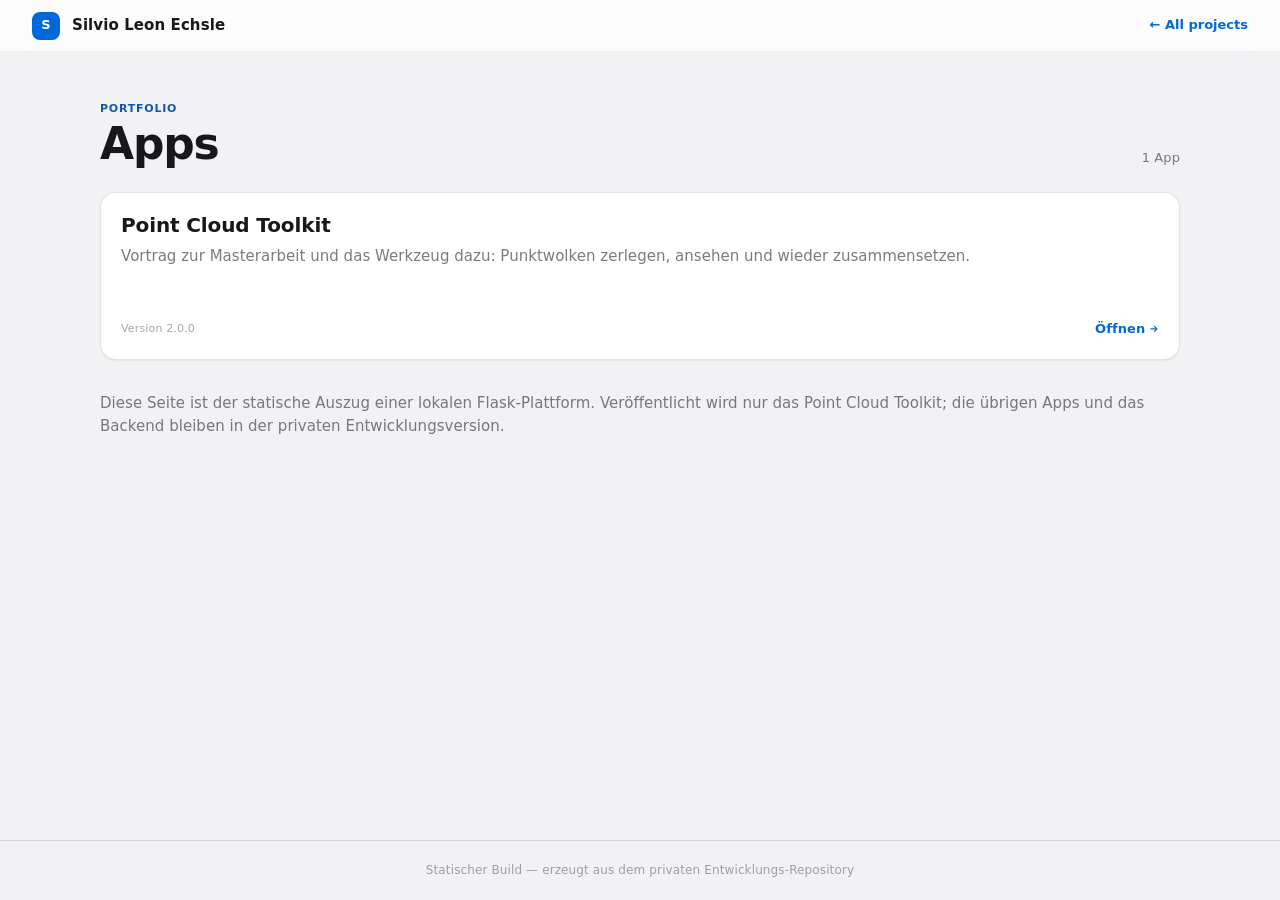
<file: index.html>
<!doctype html>
<html lang="de">
  <head>
    <meta charset="utf-8">
    <meta name="viewport" content="width=device-width, initial-scale=1, viewport-fit=cover">
    <meta name="color-scheme" content="light dark">
    <meta name="description" content="Portfolio von Silvio Leon Echsle — Masterarbeit zur Zerlegung grosser ALS-Punktwolken, als Präsentation und Browser-Demo.">
    <title>Portfolio — Point Cloud Toolkit</title>
    <link rel="stylesheet" href="assets/base.css">
    <link rel="stylesheet" href="assets/home.css">
  </head>
  <body>
    <header class="topbar chrome">
      <div class="brand vibrant">
        <span class="brand-mark" aria-hidden="true">S</span>
        <span>Silvio Leon Echsle</span>
      </div>
      <a class="portfolio-back" href="https://sechs130.github.io/">← All projects</a>
    </header>

    <main>
      <div class="section-heading">
        <div>
          <p class="eyebrow">Portfolio</p>
          <h1>Apps</h1>
        </div>
        <span class="app-count">1 App</span>
      </div>

      <div class="app-grid">
        <a class="app-card" href="apps/point-cloud-toolkit/index.html">
          <h2>Point Cloud Toolkit</h2>
          <p>Vortrag zur Masterarbeit und das Werkzeug dazu: Punktwolken zerlegen, ansehen und wieder zusammensetzen.</p>
          <div class="card-footer">
            <span class="version">Version 2.0.0</span>
            <span class="open-hint">Öffnen<svg viewBox="0 0 16 16" fill="none" aria-hidden="true"><path d="M3 8h10M9 4l4 4-4 4" stroke="currentColor" stroke-width="2" stroke-linecap="round" stroke-linejoin="round"></path></svg></span>
          </div>
        </a>
      </div>

      <p class="state-message">Diese Seite ist der statische Auszug einer lokalen Flask-Plattform.
      Veröffentlicht wird nur das Point Cloud Toolkit; die übrigen Apps und das Backend bleiben in der
      privaten Entwicklungsversion.</p>
    </main>

    <footer>Statischer Build — erzeugt aus dem privaten Entwicklungs-Repository</footer>
  </body>
</html>
</file>
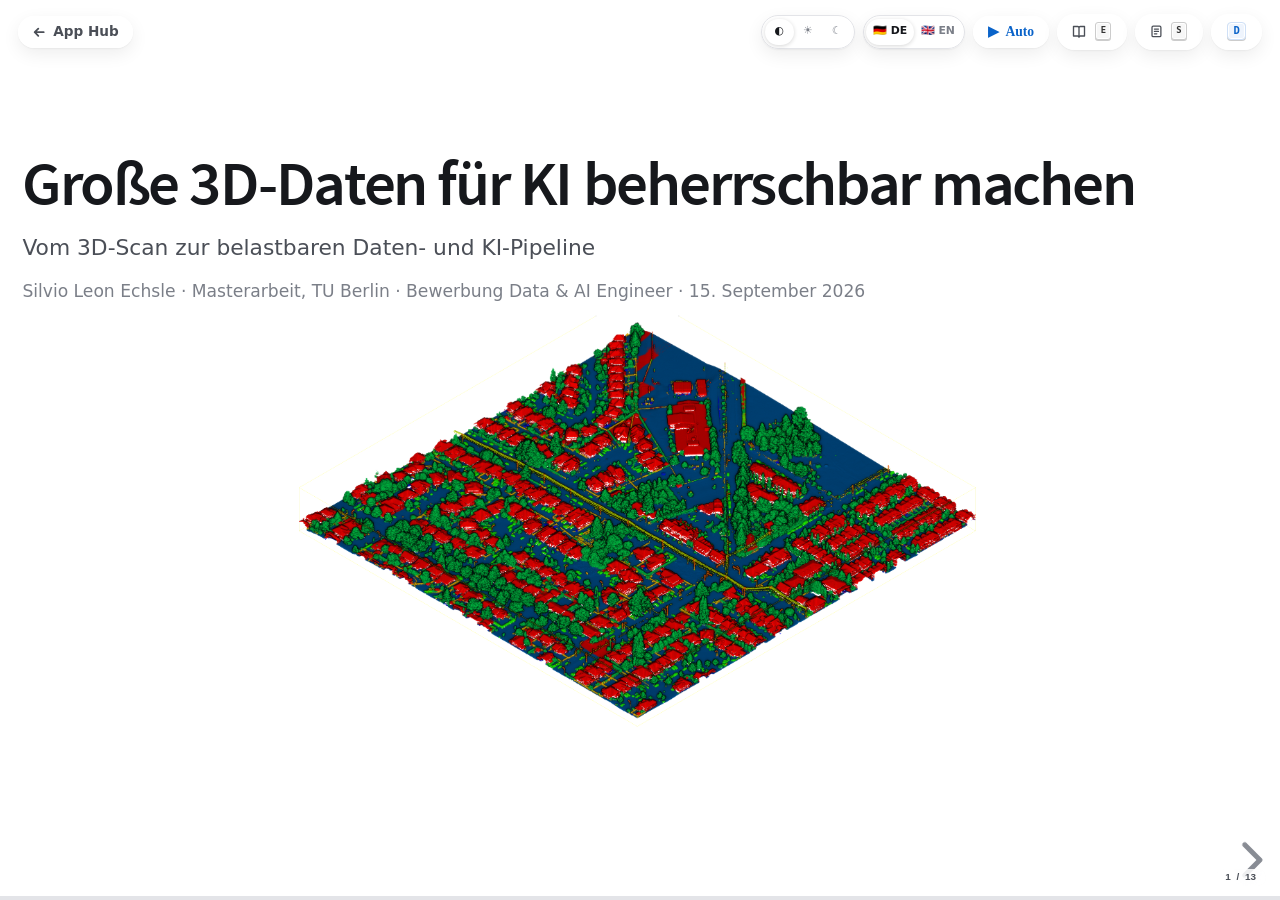
<file: apps/point-cloud-toolkit/index.html>
<!DOCTYPE html><html lang="de"><head><meta charset="utf-8"><meta name="viewport" content="width=device-width, initial-scale=1.0, maximum-scale=1.0, user-scalable=no, minimal-ui"><title>Große 3D-Daten für KI beherrschbar machen</title><meta name="author" content="Silvio Leon Echsle"><link rel="stylesheet" href="presentation/revealjs/dist/reset.css"><link rel="stylesheet" href="presentation/revealjs/dist/reveal.css"><link rel="stylesheet" href="presentation/revealjs/dist/theme/white.css" id="theme"><!--This CSS is generated by the Asciidoctor reveal.js converter to further integrate AsciiDoc's existing semantic with reveal.js--><link rel="stylesheet" href="presentation/deck-generated-1.css"><meta name="color-scheme" content="light dark">
<meta name="description" content="Vom 3D-Scan zur belastbaren Daten- und KI-Pipeline – Bewerbungspräsentation Data &amp; AI Engineering">
<link rel="stylesheet" href="presentation/deck.css?v=940a1cabdc3b"></head><body><div class="reveal"><div class="slides"><section class="title" data-state="title"><h1>Große 3D-Daten für KI beherrschbar machen</h1><div class="preamble"><div class="paragraph subtitle"><p>Vom 3D-Scan zur belastbaren Daten- und KI-Pipeline</p></div>
<div class="paragraph meta"><p>Silvio Leon Echsle · Masterarbeit, TU Berlin · Bewerbung Data &amp; AI Engineer · 15. September 2026</p></div>
<div class="imageblock title-scene"><img src="presentation/images/global_scene_pred_kdtree.png" alt="Klassifizierte große 3D-Szene"></div>
<aside class="notes"><div class="ulist"><ul><li><p>Guten Morgen, vielen Dank für die Einladung</p></li><li><p>Ein Scanner erzeugt Millionen Punkte, aber noch kein Verständnis</p></li><li><p>Wie wird daraus eine belastbare KI-Lösung?</p></li><li><p>Masterarbeit an der TU Berlin</p></li><li><p>Zuerst die Daten selbst</p></li></ul></div></aside></div><p class="byline">
  <span class="author">Silvio Leon Echsle <a href="mailto:s.echsle@web.de">s.echsle@web.de</a></span>
  </p></section>
<section id="daten-verstehen" class="step-1"><h2>Ein Scanner macht die reale Welt messbar</h2><div class="slide-content"><div class="openblock scan-story"><div class="content"><div class="imageblock"><img src="presentation/images/als_vs_tls_mls_schematic.png" alt="als vs tls mls schematic" width="100%"></div>
<div class="paragraph scan-definition"><p>Ein 3D-Scanner tastet seine Umgebung ab. Millionen Messpunkte ergeben gemeinsam ein digitales 3D-Abbild.</p></div></div></div>
<div class="source-strip">
  <div><strong>aus der Luft</strong><span>Drohne oder Flugzeug</span></div>
  <div><strong>vom Boden</strong><span>stationärer Scanner</span></div>
  <div><strong>in Bewegung</strong><span>Fahrzeug oder Roboter</span></div>
</div>
<p class="scan-benefit"><strong>Nutzen</strong> Vermessung, Dokumentation und industrielle Prüfung</p>
<aside class="notes"><div class="ulist"><ul><li><p>Laser misst Abstand in viele Richtungen</p></li><li><p>Jeder Treffer wird ein Punkt im Raum</p></li><li><p>Viele Punkte ergeben Form und Oberfläche</p></li><li><p>Luftgestützte Erfassung von oben</p></li><li><p>Messpunkte werden erst durch einen Anwendungsfall wertvoll</p></li></ul></div></aside></div></section>
<section id="_beispiel_eine_digitalisierte_gasturbine" class="step-1"><h2>Beispiel: Eine digitalisierte Gasturbine</h2><div class="slide-content"><div class="industry-example">
  <img src="presentation/images/gas_turbine_scan_concept.png" alt="Illustration einer Gasturbine, die als 3D-Punktwolke erfasst wird">
  <div class="industry-copy">
    <div class="industry-question">Welche Punkte gehören zu welchem Bauteil?</div>
    <div class="industry-outcomes"><span>Bauteile erkennen</span><span>Soll und Ist vergleichen</span><span>Inspektion unterstützen</span><span>Digitalen Zwilling vorbereiten</span></div>
  </div>
</div>
<aside class="notes"><div class="ulist"><ul><li><p>Scan liefert zunächst Geometrie ohne Bauteilnamen</p></li><li><p>KI könnte Gehäuse, Leitungen oder Flansche unterscheiden</p></li><li><p>Darauf aufbauend Vergleich, Dokumentation und Wartung</p></li><li><p>Diesen Anwendungsfall mit Daten und Folgeprozess verbinden</p></li><li><p>Dafür braucht jeder Punkt eine Bedeutung</p></li></ul></div></aside></div></section>
<section id="_die_ki_gibt_jedem_punkt_eine_bedeutung" class="step-1"><h2>Die KI gibt jedem Punkt eine Bedeutung</h2><div class="slide-content"><div class="scene-comparison">
  <figure class="scene-raw"><img src="presentation/images/global_scene_pred_kdtree.png" alt="Vollständige Punktwolke ohne Klassenfarben"><figcaption>Messpunkte ohne Klassenfarben</figcaption></figure>
  <div class="classification-machine"><strong>KI</strong><small>erkennt Form und Umgebung</small></div>
  <figure class="scene-labeled"><img src="presentation/images/global_scene_pred_kdtree.png" alt="Dieselbe vollständige Punktwolke mit vorhergesagten Klassenfarben"><figcaption>Klasse für jeden Punkt</figcaption></figure>
</div>
<p class="plain-definition"><strong>Semantische Segmentierung</strong> bedeutet hier: Die KI entscheidet für jeden Punkt, was er darstellt.</p>
<aside class="notes"><div class="ulist"><ul><li><p>Manuelle Beschriftung von Millionen Punkten nicht praktikabel</p></li><li><p>KI nutzt Geometrie und lokale Nachbarschaft</p></li><li><p>Boden, Gebäude, Fahrzeuge, Vegetation und Leitungen</p></li><li><p>Große Szenen erzeugen ein Skalierungsproblem</p></li></ul></div></aside></div></section>
<section id="zerlegen" class="step-2"><h2>Eine ganze Szene passt nicht auf einmal in den Grafikspeicher</h2><div class="slide-content"><div class="scale-problem">
  <div class="scale-scene"><strong>≈ 12 Mio.</strong><span>Punkte in einer Szene</span></div>
  <div class="scale-block">zu groß für einen Durchlauf</div>
  <div class="scale-gpu"><strong>45.000</strong><span>Punkte je Teilbereich im Experiment</span></div>
</div>
<div class="scale-reason"><span>Globale Aufmerksamkeit vergleicht jeden Punkt mit jedem anderen.</span><strong>144 Billionen Punktpaare</strong></div>
<aside class="notes"><div class="ulist"><ul><li><p>Ungefähr 12 Millionen Punkte in einer Szene</p></li><li><p>Naive globale Aufmerksamkeit vergleicht jeden Punkt mit jedem Punkt</p></li><li><p>144 Billionen Paarwerte</p></li><li><p>Etwa 288 TB pro Kopf in FP16, nur für die Aufmerksamkeitsmatrix</p></li><li><p>Ohne Aktivierungen, Gradienten oder Optimierungszustände</p></li><li><p>Deshalb verarbeitet das Modell begrenzte lokale Ausschnitte</p></li><li><p>Daraus folgt die gesamte Pipeline</p></li></ul></div></aside></div></section>
<section id="pipeline" class="step-2"><h2>Sechs Schritte machen große 3D-Daten beherrschbar</h2><div class="slide-content"><div class="pipeline-large">
  <a href="#/daten-verstehen"><b>1</b><strong>Daten erfassen</strong><span>3D-Szene verstehen</span></a>
  <a href="#/zerlegen" class="pipeline-developed"><b>2</b><strong>Daten zerlegen</strong><span>passende Teilbereiche</span></a>
  <a href="#/ki-anwenden"><b>3</b><strong>KI anwenden</strong><span>Klasse je Punkt</span></a>
  <a href="#/vereinen" class="pipeline-developed"><b>4</b><strong>Ergebnisse vereinen</strong><span>Gesamtszene herstellen</span></a>
  <a href="#/qualitaet" class="pipeline-developed"><b>5</b><strong>Qualität messen</strong><span>faire Kennzahlen</span></a>
  <a href="#/loesung-waehlen"><b>6</b><strong>Lösung wählen</strong><span>Zielkonflikte abwägen</span></a>
</div>
<p class="pipeline-purpose">Meine Arbeit: die vollständige Daten- und Evaluationspipeline aufbauen und ihre Stellschrauben systematisch vergleichen.</p>
<aside class="notes"><div class="ulist"><ul><li><p>Zerlegung und Zusammenführung als Stellschrauben</p></li><li><p>KI-Modell und Datensatz bewusst konstant</p></li><li><p>Ergebnisse vereinen; Qualität messen; Lösung wählen</p></li><li><p>Zuerst die Zerlegung</p></li></ul></div></aside></div></section>
<section id="_die_zerlegung_entscheidet_welchen_kontext_die_ki_sieht" class="step-2"><h2>Die Zerlegung entscheidet, welchen Kontext die KI sieht</h2><div class="slide-content"><div class="chunk-explorer" data-chunk-explorer>
  <div class="chunk-controls" role="group" aria-label="Zerlegungsmethode auswählen">
    <button type="button" data-strategy="xy" class="active">Raster</button>
    <button type="button" data-strategy="morton">Z-Kurve</button>
    <button type="button" data-strategy="kdtree">K-D-Baum</button>
    <button type="button" data-strategy="rand_knn">Kugeln</button>
    <button type="button" data-strategy="rand_cyl">Zylinder</button>
    <button type="button" data-strategy="bisect_xy_overlap">Flächenteilung</button>
    <button type="button" class="chunk-autoplay active" data-autoplay-toggle aria-pressed="true">Automatisch</button>
  </div>
  <div class="chunk-stage">
    <canvas width="1120" height="450" aria-label="Interaktive Darstellung aller sechs Zerlegungsmethoden"></canvas>
    <div class="chunk-reading"><span data-chunk-name>Raster</span><strong data-chunk-count>12</strong><span>Teilbereiche</span><strong>228 / 228</strong><span>Punkte verarbeitet</span><strong data-chunk-overlap>–</strong><span>mehrfach betrachtete Punkte</span></div>
  </div>
</div>
<div class="chunk-keyfacts"><span><strong>6</strong> Methoden</span><span><strong>andere Grenzen</strong> und Reihenfolgen</span><span><strong>12–26</strong> Teilbereiche</span></div>
<aside class="notes"><div class="ulist"><ul><li><p>Mehrere Lösungsansätze entwickeln</p></li><li><p>Die Zerlegungsmethoden teilen dieselben Punkte unterschiedlich in Bereiche</p></li><li><p>Überlappung sorgt dafür, dass Randpunkte in einem anderen Teilbereich auch innere Punkte sein können</p></li><li><p>Dadurch erhalten Randpunkte eine weitere Chance mit besserem räumlichem Kontext</p></li><li><p>Jeder Teilbereich läuft durch dasselbe Modell</p></li></ul></div></aside></div></section>
<section id="ki-anwenden" class="step-3"><h2>Dasselbe KI-Modell analysiert jeden Teilbereich</h2><div class="slide-content"><div class="inference-flow">
  <div class="subset-stack"><i></i><i></i><i></i><span>Teilbereiche</span></div>
  <div class="model-core"><strong>Point Transformer V3</strong><span>erkennt lokale Formen und Nachbarschaften</span><small>für alle Versuche unverändert</small></div>
  <div class="prediction-stack"><i></i><i></i><i></i><span>Vorhersagen je Punkt</span></div>
</div>
<aside class="notes"><div class="ulist"><ul><li><p>Erkennt lokale geometrische Muster</p></li><li><p>Gleicher Datensatz, gleiches Training, gleiche Konfiguration</p></li><li><p>Nur Zerlegung und spätere Vereinigung variieren</p></li><li><p>Interne Datenanreicherung durch Drehen, Skalieren und Spiegeln</p></li><li><p>Variablen isolieren und Vergleich fair halten</p></li><li><p>Überlappung erzeugt mehrere Vorhersagen</p></li></ul></div></aside></div></section>
<section id="vereinen" class="step-4"><h2>Teilanalysen müssen wieder ein Gesamtbild ergeben</h2><div class="slide-content"><div class="merge-simple">
  <div class="votes"><span>Teil A: Gebäude</span><span>Teil B: Gebäude</span><span>Teil C: Boden</span></div>
  <div class="merge-rule"><strong>gewichten</strong><small>Mehrheit, Abstand oder Vertrauen</small></div>
  <div class="merge-answer"><strong>Gebäude</strong><span>eine konsistente Klasse</span></div>
</div>
<p class="merge-message">Mehrere lokale Sichtweisen können widersprechen. Eine klare Regel löst den Konflikt reproduzierbar.</p>
<aside class="notes"><div class="ulist"><ul><li><p>Einfaches Beispiel auf der Folie</p></li><li><p>Vier Regeln verglichen</p></li><li><p>Mehrheit</p></li><li><p>Nähe zum Mittelpunkt des Teilbereichs</p></li><li><p>Vertrauen des Modells</p></li><li><p>Kombination aus Nähe und Vertrauen</p></li></ul></div></aside></div></section>
<section id="qualitaet" class="step-5"><h2>Eine automatisierte Pipeline macht 24 Varianten vergleichbar</h2><div class="slide-content"><div class="experiment-loop">
  <div><strong>6</strong><span>Zerlegungen</span></div><b>×</b><div><strong>4</strong><span>Regeln zum Vereinen</span></div><b>=</b><div class="experiment-total"><strong>24</strong><span>kontrollierte Varianten</span></div>
</div>
<div class="kpi-axis"><span><b>Qualität</b> Wie viele Klassen erkennt die KI?</span><span><b>Laufzeit</b> Wie lange dauert der gesamte Ablauf?</span><span><b>Ressourcen</b> Wie viel Speicher und Redundanz entstehen?</span></div>
<aside class="notes"><div class="ulist"><ul><li><p>6 Zerlegungen mal 4 Vereinigungsregeln</p></li><li><p>Automatisierte Verarbeitung und Auswertung</p></li><li><p>Qualität nicht nur als Gesamtgenauigkeit</p></li><li><p>Laufzeit umfasst Verarbeitungskette</p></li><li><p>Ressourcen berücksichtigen Speicher und Mehrfacharbeit</p></li></ul></div></aside></div></section>
<section id="loesung-waehlen" class="step-6"><h2>Der K-D-Baum liefert in diesem Versuch die beste Qualität</h2><div class="slide-content"><div class="result-visual">
  <svg viewBox="0 0 1120 420" role="img" aria-label="Qualität der Zerlegungsmethoden im Verhältnis zur Gesamtlaufzeit" data-result-chart></svg>
  <div class="result-summary"><span><b>0,5552</b>beste Qualität</span><span><b>26 h</b>vollständiger Lauf</span></div>
</div>
<aside class="notes"><div class="ulist"><ul><li><p>Bestwert im kontrollierten Vergleich</p></li><li><p>K-D-Baum plus kombinierte Gewichtung</p></li><li><p>Abwechselnd entlang der Raumachsen am Median teilen</p></li><li><p>Gute lokale Sicht wichtiger als spätere Reparatur</p></li><li><p>Aufteilung anhand der Dateneigenschaften ist wichtiger als bloße Überlappung</p></li></ul></div></aside></div></section>
<section id="_technologien_nach_aufgabe" class="step-6"><h2>Technologien nach Aufgabe</h2><div class="slide-content"><div class="stack">
  <div class="stack-row"><div class="stack-stage">Daten</div><div class="stack-items"><span class="chip textmark">DALES</span><span class="chip textmark">PLY</span><span class="chip"><img src="presentation/logos/numpy.svg" alt="NumPy"><span>NumPy</span></span></div></div>
  <div class="stack-row"><div class="stack-stage">Zerlegung</div><div class="stack-items"><span class="chip"><img src="presentation/logos/python.svg" alt="Python"><span>Python 3.10</span></span><span class="chip"><img src="presentation/logos/scipy.svg" alt="SciPy"><span>SciPy</span></span><span class="chip"><img src="presentation/logos/numba.svg" alt="Numba"><span>Numba</span></span><span class="chip textmark">FAISS</span></div></div>
  <div class="stack-row accent"><div class="stack-stage">KI</div><div class="stack-items"><span class="chip"><img src="presentation/logos/pytorch.svg" alt="PyTorch"><span>PyTorch 2.5</span></span><span class="chip"><img src="presentation/logos/nvidia.svg" alt="CUDA"><span>CUDA 12.4</span></span><span class="chip textmark">Pointcept</span><span class="chip textmark">PTv3</span></div></div>
  <div class="stack-row"><div class="stack-stage">Auswertung</div><div class="stack-items"><span class="chip"><img src="presentation/logos/numpy.svg" alt="NumPy"><span>NumPy</span></span><span class="chip textmark">Matplotlib</span></div></div>
  <div class="stack-row"><div class="stack-stage">Automatisierung</div><div class="stack-items"><span class="chip"><img src="presentation/logos/jupyter.svg" alt="Jupyter"><span>Jupyter</span></span><span class="chip"><img src="presentation/logos/git.svg" alt="Git"><span>Git</span></span><span class="chip"><img src="presentation/logos/gnubash.svg" alt="Bash"><span>Bash</span></span><span class="chip"><img src="presentation/logos/pytest.svg" alt="pytest"><span>pytest</span></span></div></div>
  <div class="stack-row accent"><div class="stack-stage">Produktisierung</div><div class="stack-items"><span class="chip"><img src="presentation/logos/flask.svg" alt="Flask"><span>Flask</span></span><span class="chip"><img src="presentation/logos/javascript.svg" alt="JavaScript"><span>JavaScript</span></span><span class="chip"><img src="presentation/logos/html5.svg" alt="HTML"><span>HTML</span></span><span class="chip"><img src="presentation/logos/css3.svg" alt="CSS"><span>CSS</span></span><span class="chip textmark">REST</span></div></div>
  <div class="stack-row"><div class="stack-stage">Präsentation</div><div class="stack-items"><span class="chip"><img src="presentation/logos/latex.svg" alt="LaTeX"><span>LaTeX</span></span><span class="chip"><img src="presentation/logos/asciidoctor.svg" alt="AsciiDoc"><span>AsciiDoc</span></span><span class="chip"><img src="presentation/logos/revealdotjs.svg" alt="Reveal.js"><span>Reveal.js</span></span></div></div>
</div>
<aside class="notes"><div class="ulist"><ul><li><p>Python, NumPy, SciPy und Numba für Daten und Geometrie</p></li><li><p>PyTorch, Pointcept, PTv3 und CUDA für das Modell</p></li><li><p>Jupyter, Git, Bash und pytest für reproduzierbare Experimente</p></li><li><p>Flask, JavaScript, HTML und CSS für die spätere Produktisierung</p></li></ul></div></aside></div></section>
<section id="_vielen_dank" class="demo-slide step-6 final-slide"><h2>Vielen Dank</h2><div class="slide-content"><div class="openblock two-col demo-preview"><div class="content"><div class="exampleblock col"><div class="content"><div class="paragraph final-question"><p>Fragen?</p></div>
<div class="paragraph final-demo-label"><p>Optional: 75 Sekunden Vorführung</p></div>
<div class="paragraph demo-cta"><p>Vorführung starten</p></div>
<div class="paragraph demo-hint"><p>Die Browserdemo zeigt denselben Ablauf im Kleinen — vom Laden bis zur wiederhergestellten Szene.</p></div></div></div>
<div class="exampleblock col"><div class="content"><div class="demo-result" aria-label="Erwartetes Ergebnis der Live-Vorführung">
  <span><strong>2.304</strong>Punkte geladen</span>
  <span><strong>16</strong>Teilbereiche erzeugt</span>
  <span><strong>0</strong>Punkte verloren</span>
  <span><strong>2.304</strong>Punkte rekonstruiert</span>
</div></div></div></div></div>
<aside class="notes"><div class="ulist"><ul><li><p>Hier läuft dieselbe Pipeline in klein direkt im Browser</p></li><li><p>Beispieldatei laden</p></li><li><p>Zuerst Struktur und Metadaten prüfen</p></li><li><p>Zerlegung wählen und ausführen</p></li><li><p>Validieren und rekonstruieren</p></li><li><p>Alle 2.304 Punkte sind eindeutig zurückgeführt, keiner fehlt</p></li><li><p>Keine Experimentierfunktionen öffnen</p></li><li><p>Bei Problemen Ergebniszahlen auf der Folie zeigen</p></li></ul></div></aside></div></section>
<section id="backup-start" data-visibility="hidden" class="backup-divider"><h2>Backup</h2><div class="slide-content"><aside class="notes"><div class="ulist"><ul><li><p>Nur für Rückfragen</p></li></ul></div></aside></div></section>
<section id="backup-methods" data-visibility="hidden"><h2>Backup: Die sechs Zerlegungsmethoden</h2><div class="slide-content"><div class="method-grid" aria-label="Sechs Zerlegungsverfahren">
  <button class="method-card" type="button"><strong>Flächenraster</strong><span>regelmäßige Zellen in der Ebene</span></button>
  <button class="method-card" type="button"><strong>Z-Kurven-Sortierung</strong><span>räumliche Reihenfolge</span></button>
  <button class="method-card" type="button"><strong>K-D-Baum</strong><span>rekursive Teilung am Median</span></button>
  <button class="method-card" type="button"><strong>Rekursive Flächenteilung</strong><span>Teilung bis zum Punktbudget</span></button>
  <button class="method-card" type="button"><strong>Kugelnachbarschaften</strong><span>lokale Umgebung um Ankerpunkte</span></button>
  <button class="method-card" type="button"><strong>Zylindernachbarschaften</strong><span>Umgebung über die volle Höhe</span></button>
</div></div></section>
<section id="backup-results" data-visibility="hidden"><h2>Backup: Ergebnisse aller 24 Kombinationen</h2><div class="slide-content"><figure class="interactive-canvas wide"><canvas data-figure-src="presentation/figures/02_result_matrix.svg" aria-label="Ergebnisvergleich aller 24 Kombinationen"></canvas></figure></div></section>
<section id="backup-overlap" data-visibility="hidden"><h2>Backup: Überlappung verändert Kontext und Aufwand</h2><div class="slide-content"><figure class="interactive-canvas wide"><canvas data-figure-src="presentation/figures/05_overlap_vs_gain.svg" aria-label="Mehrfachabdeckung und Gewinn durch Zusammenführung"></canvas></figure></div></section>
<section id="backup-runtime" data-visibility="hidden"><h2>Backup: Qualität und Laufzeit</h2><div class="slide-content"><figure class="interactive-canvas wide"><canvas data-figure-src="presentation/figures/04_quality_vs_cost.svg" aria-label="Qualität im Verhältnis zur Gesamtlaufzeit"></canvas></figure></div></section>
<section id="backup-neighbours" data-visibility="hidden"><h2>Backup: Auswahl des Nachbarschaftsverfahrens</h2><div class="slide-content"><figure class="interactive-canvas wide"><canvas data-figure-src="presentation/figures/09_knn_backends.svg" aria-label="Verfahren zur Suche nächster Nachbarn unter Speichergrenze"></canvas></figure></div></section>
<section id="backup-limitations" data-visibility="hidden"><h2>Backup: Grenzen der Aussage</h2><div class="slide-content"><div class="openblock limitations"><div class="content"><div class="ulist"><ul><li><p>Ein Modelltyp und ein Datensatz</p></li><li><p>Ein vollständiger Lauf je Kombination, keine Wiederholung mit mehreren Zufallsstarts</p></li><li><p>Vergleich innerhalb des Versuchsaufbaus, kein Anspruch auf allgemeinen Benchmark-Sieg</p></li><li><p>Produktisierung und Browserwerkzeug entstanden nach der Masterarbeit</p></li></ul></div></div></div></div></section></div></div><script src="presentation/revealjs/dist/reveal.js"></script><script src="presentation/deck-init-1.js"></script><script src="presentation/deck-init-2.js"></script><!--
  Integration chrome. Injected by Asciidoctor at build time via :docinfo: shared,
  so the generated Reveal HTML never has to be edited by hand.
-->
<div class="deck-chrome" id="deck-chrome">
  <a class="deck-back" href="../../index.html" title="Zurück zum App Hub" aria-label="Zurück zum App Hub">
    <svg viewBox="0 0 16 16" aria-hidden="true" focusable="false">
      <path d="M13 8H3M7 4L3 8l4 4" fill="none" stroke="currentColor" stroke-width="2"
            stroke-linecap="round" stroke-linejoin="round"></path>
    </svg>
    <span>App Hub</span>
  </a>
  <div class="deck-actions">
    <div class="deck-toggle" role="group" aria-label="Farbschema">
      <button type="button" data-theme-choice="system" aria-label="Systemeinstellung" title="Systemeinstellung">◐</button>
      <button type="button" data-theme-choice="light" aria-label="Helles Farbschema" title="Helles Farbschema">☀</button>
      <button type="button" data-theme-choice="dark" aria-label="Dunkles Farbschema" title="Dunkles Farbschema">☾</button>
    </div>
    <div class="deck-toggle language-toggle" role="group" aria-label="Sprache">
      <button type="button" data-language-choice="de" aria-label="Deutsch" title="Deutsch">🇩🇪 DE</button>
      <button type="button" data-language-choice="en" aria-label="English" title="English">🇬🇧 EN</button>
    </div>
    <button class="deck-autoplay" id="deck-autoplay" type="button"
            title="Automatische Vertonung starten" aria-pressed="false">
      <span aria-hidden="true">▶</span><span class="autoplay-label">Auto</span>
    </button>
    <button class="deck-reading" id="deck-reading" type="button"
            title="Erklärung neben der Folie anzeigen" aria-controls="deck-reading-panel"
            aria-expanded="false">
      <svg viewBox="0 0 16 16" aria-hidden="true" focusable="false">
        <path d="M2.5 2.5h4.25c.7 0 1.25.55 1.25 1.25v9.5c0-.7-.55-1.25-1.25-1.25H2.5zM13.5 2.5H9.25C8.55 2.5 8 3.05 8 3.75v9.5c0-.7.55-1.25 1.25-1.25h4.25z"
              fill="none" stroke="currentColor" stroke-width="1.35" stroke-linejoin="round"></path>
      </svg>
      <span class="reading-label">Erklärung</span>
      <kbd>E</kbd>
    </button>
    <button class="deck-notes" id="deck-notes" type="button"
            title="Sprecheransicht in einem zweiten Fenster öffnen">
      <svg viewBox="0 0 16 16" aria-hidden="true" focusable="false">
        <rect x="2.5" y="1.5" width="11" height="13" rx="1.5" fill="none" stroke="currentColor"
              stroke-width="1.6"></rect>
        <path d="M5.5 5h5M5.5 8h5M5.5 11h3" stroke="currentColor" stroke-width="1.6"
              stroke-linecap="round"></path>
      </svg>
      <span>Notizen</span>
      <kbd>S</kbd>
    </button>
    <a class="deck-skip" id="deck-skip" href="demo.html">
      <span class="skip-label">Präsentation überspringen</span>
      <kbd>D</kbd>
    </a>
  </div>
</div>
<aside class="deck-reading-panel" id="deck-reading-panel" aria-hidden="true"
       aria-label="Erklärung zur aktuellen Folie">
  <button class="reading-close" id="reading-close" type="button"
          aria-label="Erklärung schließen" title="Erklärung schließen">×</button>
  <p class="reading-position" id="reading-position"></p>
  <h2 class="reading-title" id="reading-title"></h2>
  <p class="reading-copy" id="reading-copy" aria-live="polite"></p>
  <p class="reading-hint">Die Erklärung folgt automatisch der aktuellen Folie.</p>
</aside>
<script src="browser-core.js" defer></script>
<script src="evidence.js" defer></script>
<script src="presentation/chunker-gallery-data.js?v=cbdd9478967f" defer></script>
<script src="presentation/deck.js?v=8ca404a25050" defer></script>
<script src="presentation/deck-preferences.js?v=b9f0aa1fa171" defer></script></body></html>
</file>
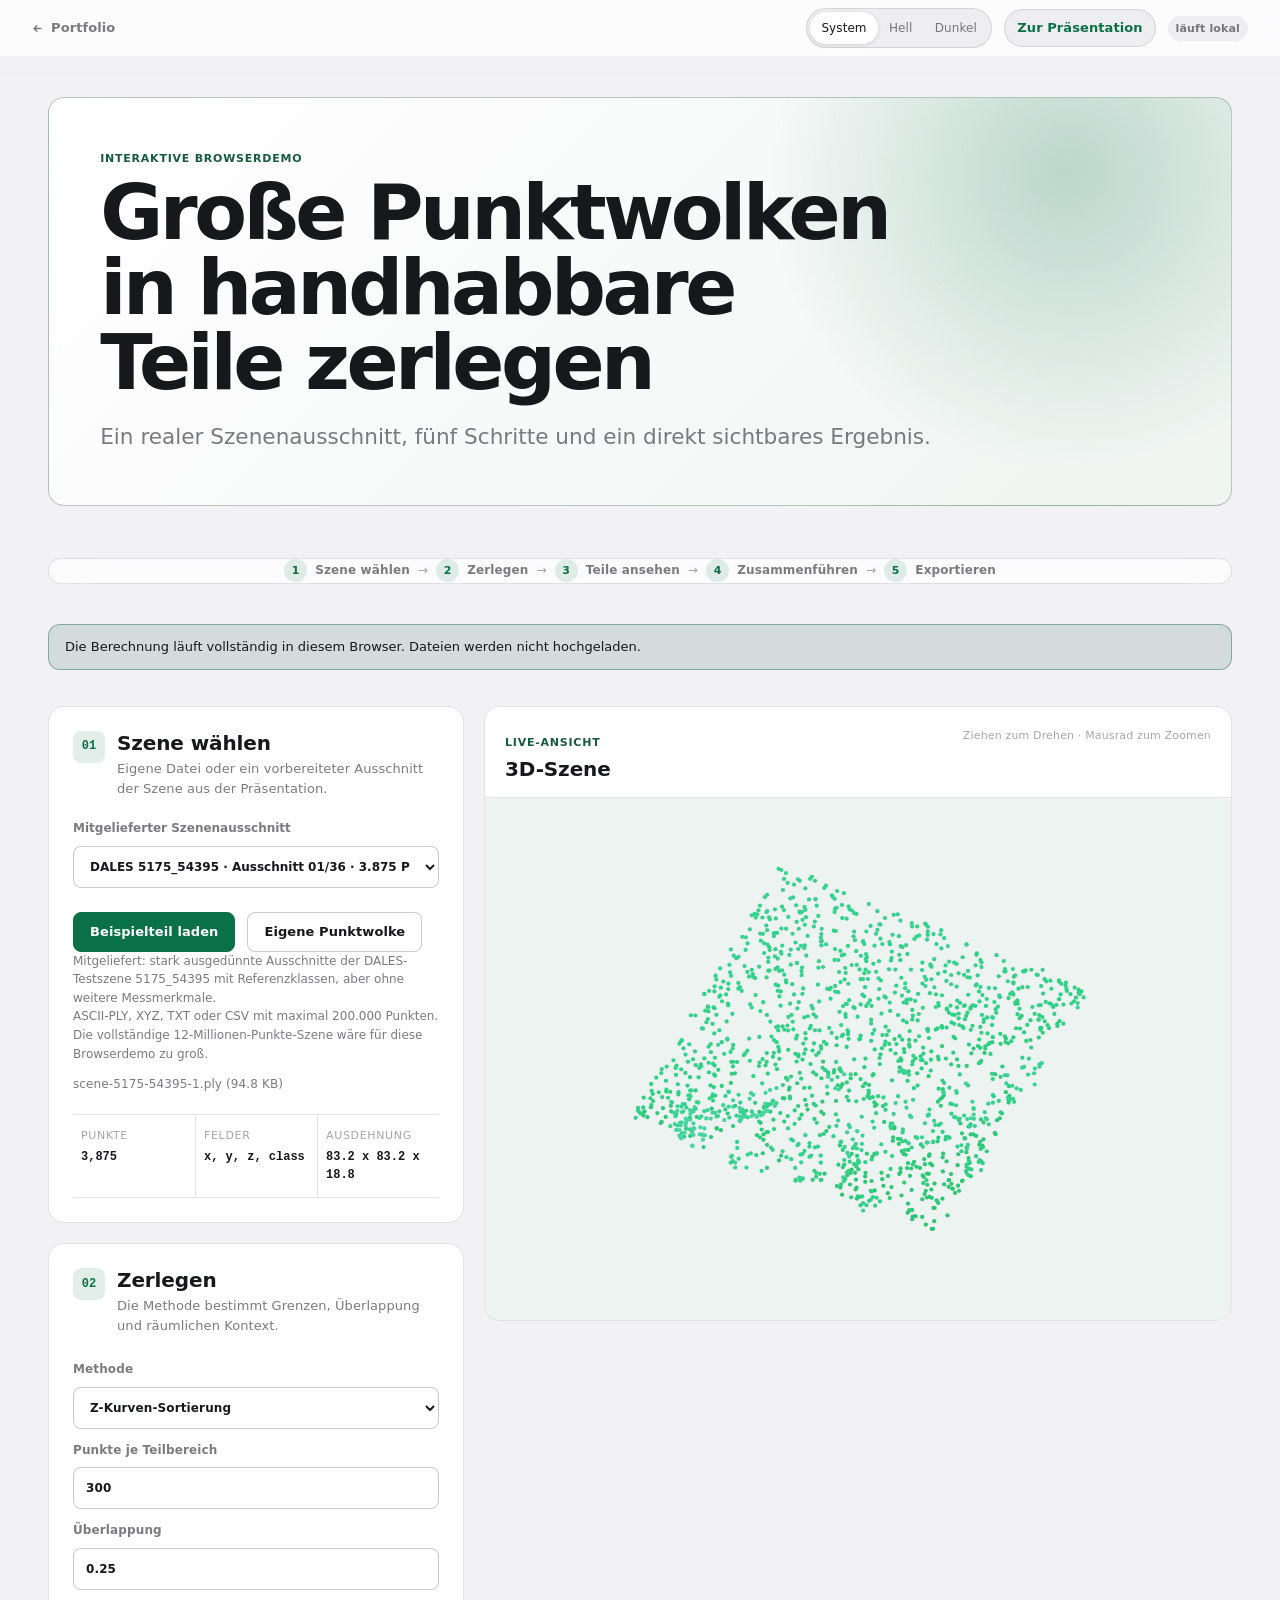
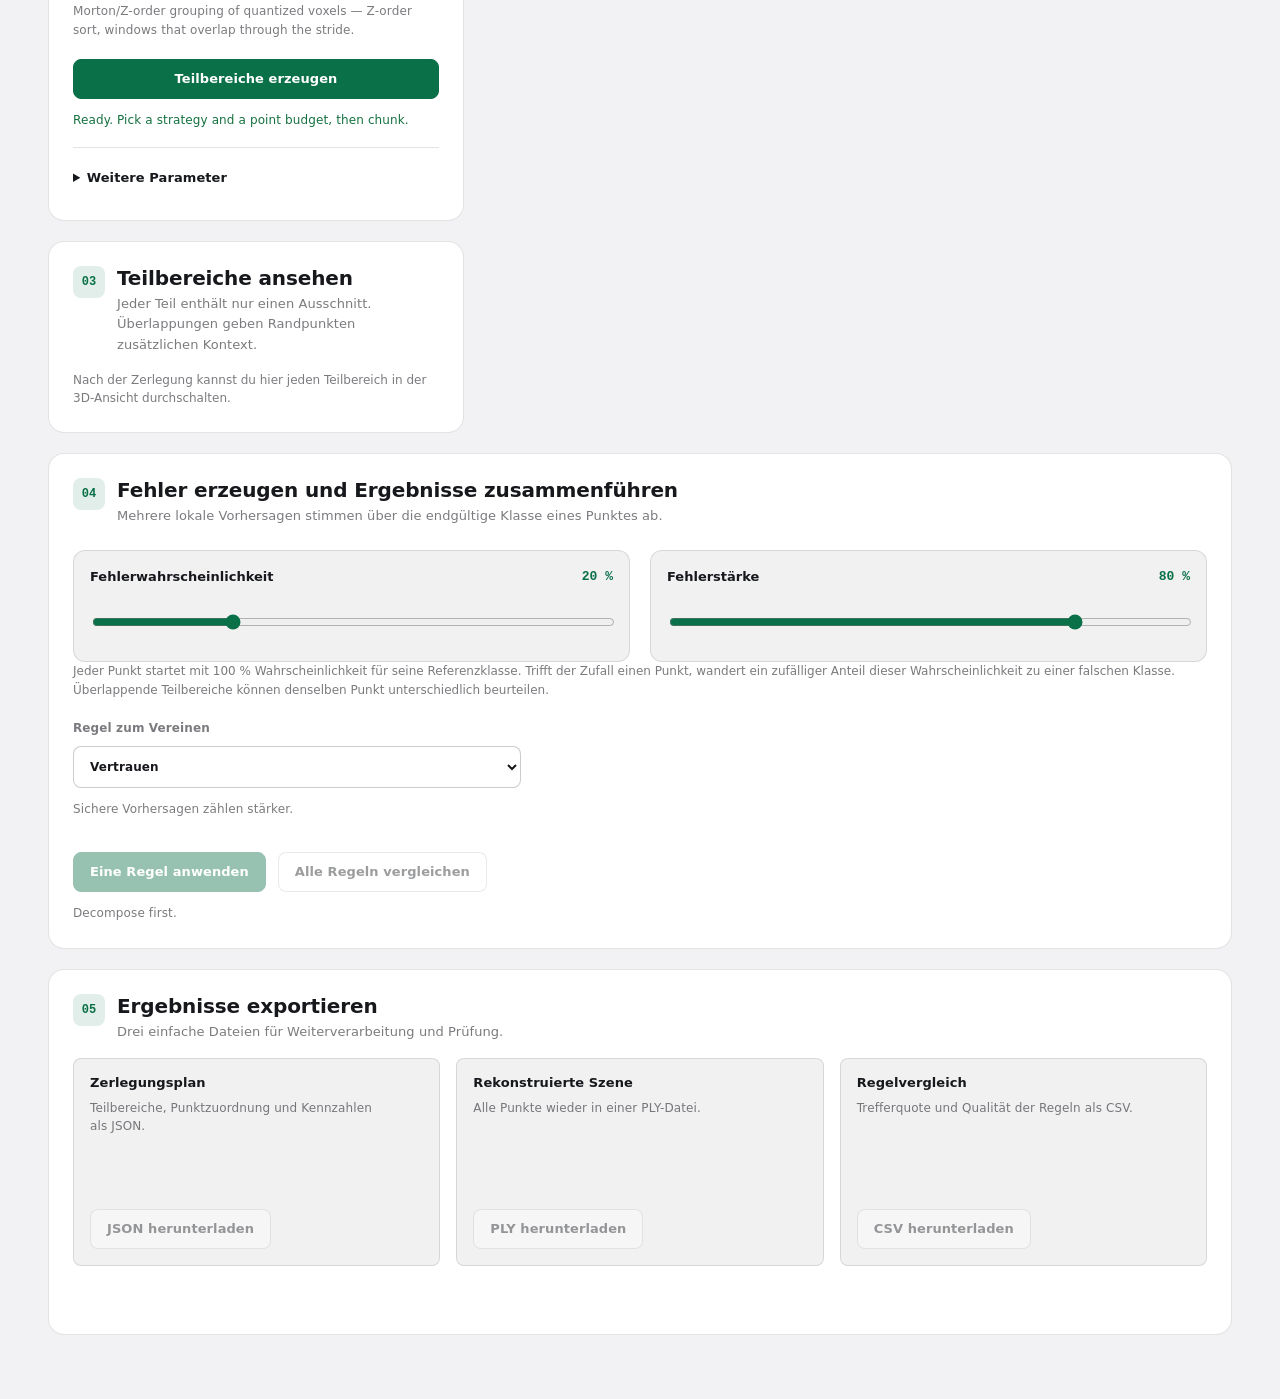
<file: apps/point-cloud-toolkit/demo.html>
<!doctype html>
<html lang="de">
<head>
  <meta charset="utf-8">
  <meta name="viewport" content="width=device-width, initial-scale=1, viewport-fit=cover">
  <meta name="color-scheme" content="light dark">
  <title>Point Cloud Toolkit</title>
  <link rel="stylesheet" href="../../assets/base.css">
  <link rel="stylesheet" href="styles.css">
</head>
<body>
  <header class="app-bar chrome">
    <a href="../../index.html" class="back-link">
      <svg viewBox="0 0 16 16" fill="none" aria-hidden="true">
        <path d="M13 8H3M7 4L3 8l4 4" stroke="currentColor" stroke-width="2" stroke-linecap="round" stroke-linejoin="round"></path>
      </svg>
      Portfolio
    </a>
    <div class="app-bar-actions">
      <div class="theme-switch" role="group" aria-label="Farbschema">
        <button type="button" class="is-active" data-theme-choice="system">System</button>
        <button type="button" data-theme-choice="light">Hell</button>
        <button type="button" data-theme-choice="dark">Dunkel</button>
      </div>
      <a href="index.html" class="deck-link" id="back-to-deck">Zur Präsentation</a>
      <span id="library-version" class="badge">Lade Kern</span>
    </div>
  </header>

  <main class="workspace">
    <header class="page-head">
      <p class="eyebrow">Interaktive Browserdemo</p>
      <h1>Große Punktwolken in handhabbare Teile zerlegen</h1>
      <p class="lede">Ein realer Szenenausschnitt, fünf Schritte und ein direkt sichtbares Ergebnis.</p>
    </header>

    <ol class="flow-map" aria-label="Ablauf">
      <li><a href="#inspect-heading"><b>1</b> Szene wählen</a></li>
      <li><a href="#decompose-heading"><b>2</b> Zerlegen</a></li>
      <li><a href="#explore-heading"><b>3</b> Teile ansehen</a></li>
      <li><a href="#recompose-heading"><b>4</b> Zusammenführen</a></li>
      <li><a href="#export-heading"><b>5</b> Exportieren</a></li>
    </ol>

    <p id="engine-note" class="engine-note" role="status"></p>

    <div id="view-workflow" class="view">
      <section class="control-panel surface" aria-labelledby="inspect-heading">
        <div class="section-heading">
          <span class="step">01</span>
          <div>
            <h2 id="inspect-heading">Szene wählen</h2>
            <p>Eigene Datei oder ein vorbereiteter Ausschnitt der Szene aus der Präsentation.</p>
          </div>
        </div>

        <label class="example-picker">
          Mitgelieferter Szenenausschnitt
          <select id="example-part"></select>
        </label>
        <div class="file-actions">
          <button id="sample-button" class="button primary" type="button">Beispielteil laden</button>
          <label class="button secondary" for="source-file">Eigene Punktwolke</label>
          <input id="source-file" type="file" accept=".ply,.xyz,.txt,.csv" hidden>
        </div>
        <p class="upload-note">Mitgeliefert: stark ausgedünnte Ausschnitte der DALES-Testszene 5175_54395 mit Referenzklassen, aber ohne weitere Messmerkmale.</p>
        <p id="chunk-formats" class="upload-note">Die Datei bleibt auf diesem Gerät.</p>
        <p id="source-name" class="file-name">Noch keine Szene gewählt</p>

        <dl class="metrics" aria-label="Punktwolken-Metadaten">
          <div><dt>Punkte</dt><dd id="metric-points">–</dd></div>
          <div><dt>Felder</dt><dd id="metric-fields">–</dd></div>
          <div><dt>Ausdehnung</dt><dd id="metric-extent">–</dd></div>
        </dl>
      </section>

      <section class="viewer-panel surface" aria-labelledby="preview-heading">
        <div class="viewer-heading">
          <div>
            <span class="eyebrow">Live-Ansicht</span>
            <h2 id="preview-heading">3D-Szene</h2>
          </div>
          <span class="viewer-help">Ziehen zum Drehen · Mausrad zum Zoomen</span>
        </div>
        <canvas id="point-viewer" width="1000" height="720" aria-label="Interaktive Punktwolkenansicht"></canvas>
        <p id="viewer-empty" class="viewer-empty">Lade einen Szenenausschnitt.</p>
        <div class="viewer-modes" id="viewer-modes" hidden>
          <span class="eyebrow">Farbe</span>
          <button type="button" class="chip is-active" data-colour="height">Höhe</button>
          <button type="button" class="chip" data-colour="label" disabled>Klasse</button>
          <button type="button" class="chip" data-colour="support" disabled>Überlappung</button>
        </div>
      </section>

      <section class="control-panel surface" aria-labelledby="decompose-heading">
        <div class="section-heading">
          <span class="step">02</span>
          <div>
            <h2 id="decompose-heading">Zerlegen</h2>
            <p>Die Methode bestimmt Grenzen, Überlappung und räumlichen Kontext.</p>
          </div>
        </div>

        <div class="form-grid">
          <label>Methode<select id="strategy"></select></label>
          <label>Punkte je Teilbereich<input id="point-budget" type="number" min="32" max="100000" step="100" value="300"></label>
          <label>Überlappung<input id="overlap" type="number" min="0" max="0.4" step="0.05" value="0.25"></label>
        </div>
        <p id="strategy-description" class="strategy-description"></p>
        <button id="chunk-button" class="button primary full" type="button" disabled>Zerlegen</button>
        <p id="chunk-status" class="status" role="status">Zuerst eine Szene wählen.</p>

        <details class="advanced-options" id="decompose-details">
          <summary>Weitere Parameter</summary>
          <textarea id="advanced-params" rows="4" spellcheck="false">{}</textarea>
        </details>
      </section>

      <section class="control-panel surface chunk-explore" aria-labelledby="explore-heading">
        <div class="section-heading">
          <span class="step">03</span>
          <div>
            <h2 id="explore-heading">Teilbereiche ansehen</h2>
            <p>Jeder Teil enthält nur einen Ausschnitt. Überlappungen geben Randpunkten zusätzlichen Kontext.</p>
          </div>
        </div>
        <div id="chunk-navigator" class="chunk-navigator" hidden>
          <button id="previous-chunk" class="button secondary" type="button">Zurück</button>
          <label>Teilbereich <select id="chunk-select"></select></label>
          <button id="next-chunk" class="button secondary" type="button">Weiter</button>
          <span id="chunk-meta" class="chunk-counter"></span>
          <button id="scene-overview" class="button secondary" type="button">Gesamtszene</button>
        </div>
        <p class="empty-step">Nach der Zerlegung kannst du hier jeden Teilbereich in der 3D-Ansicht durchschalten.</p>
      </section>

      <section class="control-panel surface recompose-panel" aria-labelledby="recompose-heading">
        <div class="section-heading">
          <span class="step">04</span>
          <div>
            <h2 id="recompose-heading">Fehler erzeugen und Ergebnisse zusammenführen</h2>
            <p>Mehrere lokale Vorhersagen stimmen über die endgültige Klasse eines Punktes ab.</p>
          </div>
        </div>

        <div class="noise-controls">
          <label>
            <span>Fehlerwahrscheinlichkeit <output id="error-rate-output">20 %</output></span>
            <input id="error-rate" type="range" min="0" max="0.8" step="0.05" value="0.2">
          </label>
          <label>
            <span>Fehlerstärke <output id="error-amplitude-output">80 %</output></span>
            <input id="error-amplitude" type="range" min="0" max="1" step="0.05" value="0.8">
          </label>
        </div>
        <p class="noise-explanation">
          Jeder Punkt startet mit 100 % Wahrscheinlichkeit für seine Referenzklasse. Trifft der Zufall einen Punkt,
          wandert ein zufälliger Anteil dieser Wahrscheinlichkeit zu einer falschen Klasse.
          Überlappende Teilbereiche können denselben Punkt unterschiedlich beurteilen.
        </p>

        <div class="form-grid compact">
          <label>Regel zum Vereinen<select id="recompose-method"></select></label>
        </div>
        <p id="recompose-method-description" class="strategy-description"></p>
        <input id="recompose-decimals" type="hidden" value="3">
        <input id="recompose-power" type="hidden" value="1">

        <div class="button-row">
          <button id="recompose-run" class="button primary" type="button" disabled>Eine Regel anwenden</button>
          <button id="recompose-compare" class="button secondary" type="button" disabled>Alle Regeln vergleichen</button>
        </div>
        <p id="recompose-status" class="status" role="status">Zuerst zerlegen.</p>

        <div id="recompose-result" hidden>
          <div id="support-histogram" class="support-block">
            <h3>Wie viele lokale Stimmen hat ein Punkt?</h3>
            <p id="support-note" class="hint"></p>
            <div class="histogram" id="support-bars"></div>
          </div>
          <h3>Welche Regel gleicht die erzeugten Fehler am besten aus?</h3>
          <div class="wrap">
            <table class="result-table" id="recompose-table">
              <thead><tr><th>Regel</th><th>Punkte</th><th>Trefferquote</th><th>Mittlere IoU</th><th>Vertrauen</th></tr></thead>
              <tbody></tbody>
            </table>
          </div>
          <p class="hint" id="recompose-caveat"></p>
          <p id="recompose-identity" class="hint"></p>
          <button id="show-result" class="button secondary" type="button">Ergebnis in der 3D-Ansicht zeigen</button>
        </div>
      </section>

      <section class="control-panel surface export-panel" aria-labelledby="export-heading">
        <div class="section-heading">
          <span class="step">05</span>
          <div>
            <h2 id="export-heading">Ergebnisse exportieren</h2>
            <p>Drei einfache Dateien für Weiterverarbeitung und Prüfung.</p>
          </div>
        </div>
        <div id="export-options" class="export-grid minimal">
          <div class="export-option">
            <h3>Zerlegungsplan</h3>
            <p>Teilbereiche, Punktzuordnung und Kennzahlen als JSON.</p>
            <button id="export-archive" class="button secondary" type="button" disabled>JSON herunterladen</button>
          </div>
          <div class="export-option">
            <h3>Rekonstruierte Szene</h3>
            <p>Alle Punkte wieder in einer PLY-Datei.</p>
            <button id="export-merged" class="button secondary" type="button" disabled>PLY herunterladen</button>
          </div>
          <div class="export-option">
            <h3>Regelvergleich</h3>
            <p>Trefferquote und Qualität der Regeln als CSV.</p>
            <button id="export-bundle" class="button secondary" type="button" disabled>CSV herunterladen</button>
          </div>
        </div>
        <p id="merge-status" class="status" role="status"></p>
      </section>

      <div hidden aria-hidden="true">
        <button id="validate-run" type="button"></button>
        <p id="validate-status"></p><div id="validate-report"></div>
        <button id="analyze-run" type="button"></button>
        <p id="analyze-status"></p><div id="analyze-result"></div>
        <dl id="analyze-density"></dl><div id="analyze-suggest"></div>
        <div id="analyze-classes"></div><div id="analyze-confusion"></div>
        <input id="archive-file" type="file"><span id="archive-name"></span>
        <button id="merge-button" type="button"></button>
        <button id="report-button" type="button"></button>
        <span id="export-schema"></span><span id="export-hashes"></span>
      </div>
    </div>
  </main>

  <script src="demo-config.js" defer></script>
  <script src="evidence.js" defer></script>
  <script src="capabilities.js" defer></script>
  <script src="example-scenes.js" defer></script>
  <script src="browser-core.js" defer></script>
  <script src="app.js" defer></script>
</body>
</html>
</file>
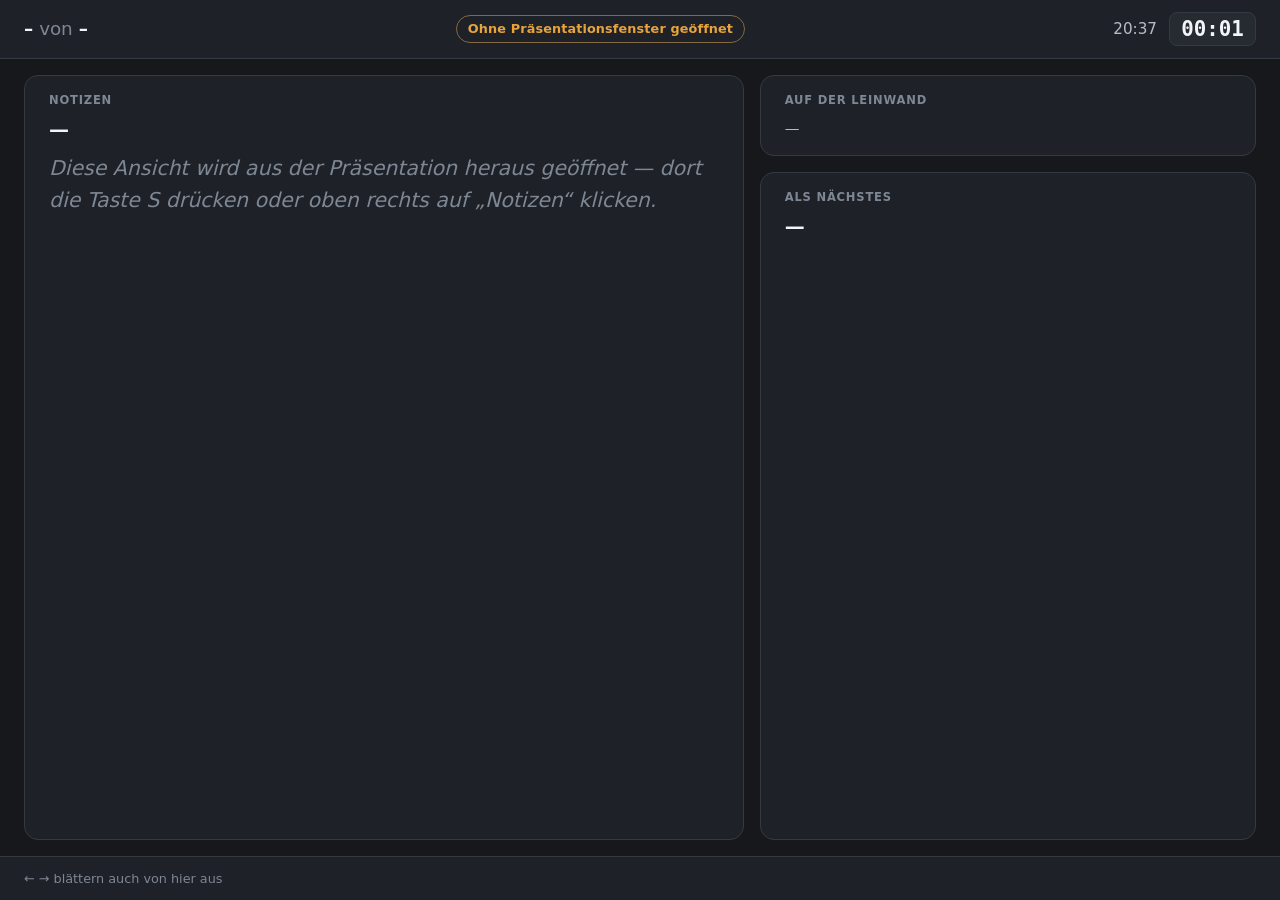
<file: apps/point-cloud-toolkit/presentation/speaker.html>
<!doctype html>
<html lang="de">
<head>
  <meta charset="utf-8">
  <meta name="viewport" content="width=device-width, initial-scale=1">
  <meta name="color-scheme" content="dark">
  <title>Sprecheransicht — Chunking ist Teil des Modells</title>
  <!--
    Bewusst eine echte Datei mit ausgelagertem CSS und JS.

    Die Sprecheransicht von reveal.js 5 wird per document.write in ein
    about:blank-Fenster geschrieben und enthaelt inline <style> und inline
    <script>. Ein about:blank-Fenster erbt die Content-Security-Policy seines
    Oeffners; unter der Plattform-CSP (default-src 'self') wird dort also beides
    blockiert, und das Fenster bleibt bei "Loading speaker view..." stehen.

    Diese Datei umgeht das nicht, sie braucht es gar nicht: externe Ressourcen
    derselben Origin sind unter default-src 'self' erlaubt. Damit laeuft
    dieselbe Ansicht unter Flask, auf GitHub Pages und ab file://.

    Begruendung und Messwerte: audit/13_SPEAKER_NOTES_INCIDENT.md
  -->
  <link rel="stylesheet" href="speaker.css">
</head>
<body>
  <header class="bar">
    <span class="position"><span id="slide-index">–</span> <span class="of">von</span> <span id="slide-total">–</span></span>
    <span class="status" id="status" data-state="waiting">Verbinde …</span>
    <span class="clocks">
      <span class="clock" id="clock" title="Uhrzeit">--:--</span>
      <button class="timer" id="timer" type="button" title="Klicken setzt die Stoppuhr zurück">00:00</button>
    </span>
  </header>

  <main>
    <section class="pane notes-pane" aria-labelledby="notes-heading">
      <h2 id="notes-heading">Notizen</h2>
      <h3 class="slide-title" id="current-title">—</h3>
      <div class="notes" id="notes">
        <p class="placeholder">Für diese Folie ist keine Sprechernotiz hinterlegt.</p>
      </div>
    </section>

    <aside class="side">
      <section class="pane" aria-labelledby="onscreen-heading">
        <h2 id="onscreen-heading">Auf der Leinwand</h2>
        <div class="onscreen" id="onscreen">—</div>
      </section>

      <section class="pane" aria-labelledby="next-heading">
        <h2 id="next-heading">Als Nächstes</h2>
        <h3 class="slide-title" id="next-title">—</h3>
        <div class="next-notes" id="next-notes"></div>
      </section>
    </aside>
  </main>

  <footer class="bar">
    <span class="hint">← → blättern auch von hier aus</span>
    <span class="hint" id="deck-name"></span>
  </footer>

  <script src="speaker.js"></script>
</body>
</html>
</file>
<file: assets/base.css>
/* ============================================================================
   Plattform-Fundament
   Gemeinsame Design-Tokens, Typografie, Motion und Materialien fuer alle Apps.

   Diese Datei liegt unter /assets/base.css und wird von jeder App zusaetzlich
   zur eigenen styles.css geladen. Apps ueberschreiben nur --accent und bauen
   ihr Layout auf den Tokens auf - Farben, Schriftgroessen, Abstaende und
   Bewegungsdauern werden nicht pro App neu erfunden.

   Aufbau:
     1. Farb-Tokens (hell / dunkel)
     2. Typografie-Skala mit groessenspezifischem Tracking
     3. Motion-Tokens (Federkurven)
     4. Abstaende, Radien, Schatten
     5. Reset und Basis-Elemente
     6. Materialien und Flaechen
     7. Bedienelemente
     8. Barrierefreiheits-Praeferenzen
   ============================================================================ */

/* ---------------------------------------------------------------------------
   1. Farb-Tokens
   Benannt nach ihrer Rolle, nicht nach ihrem Aussehen. "label" ist Text,
   "fill" ist eine Flaeche hinter einem Bedienelement, "separator" eine Linie.
   Dadurch bleibt derselbe Tokenname im Hell- und Dunkelmodus richtig.
   --------------------------------------------------------------------------- */

:root {
  color-scheme: light dark;

  /* Flaechen */
  --bg: #f2f2f5;
  --bg-elevated: #ffffff;
  --bg-inset: #f7f7f9;
  --bg-inverted: #16181c;

  /* Text */
  --label: #16181c;
  --label-2: rgb(60 60 67 / 68%);
  --label-3: rgb(60 60 67 / 46%);
  --label-on-inverted: #f5f6f8;
  --label-2-on-inverted: rgb(235 235 245 / 66%);

  /* Linien und Fuellungen */
  --separator: rgb(60 60 67 / 14%);
  --separator-strong: rgb(60 60 67 / 26%);
  --fill: rgb(120 120 128 / 10%);
  --fill-strong: rgb(120 120 128 / 18%);

  /* Akzent - einziger Token, den eine App ueberschreiben muss */
  --accent: #0069d9;
  --on-accent: #ffffff;
  --accent-soft: color-mix(in oklab, var(--accent) 12%, transparent);
  --accent-hover: color-mix(in oklab, var(--accent) 86%, black);
  --accent-quiet: color-mix(in oklab, var(--accent) 78%, var(--label));

  /* Statusfarben */
  --success: #14713f;
  --warning: #8a5a00;
  --danger: #b3261e;
  --success-soft: color-mix(in oklab, var(--success) 12%, transparent);
  --warning-soft: color-mix(in oklab, var(--warning) 14%, transparent);
  --danger-soft: color-mix(in oklab, var(--danger) 10%, transparent);

  /* Materialien - durchscheinende Ebenen */
  --material: rgb(255 255 255 / 72%);
  --material-strong: rgb(248 248 250 / 86%);
  --material-dark: rgb(22 24 28 / 72%);
  --material-blur: blur(20px) saturate(180%);
  --material-edge: rgb(255 255 255 / 55%);
}

/* Dunkelmodus: nur die Token-Werte werden getauscht, keine Regel darunter.
   Zwei Bloecke, damit eine spaetere manuelle Umschaltung ueber
   [data-theme] in beide Richtungen gewinnt. */
@media (prefers-color-scheme: dark) {
  :root:not([data-theme="light"]) {
    --bg: #101114;
    --bg-elevated: #191b1f;
    --bg-inset: #0b0c0e;
    --bg-inverted: #000000;

    --label: #f2f3f5;
    --label-2: rgb(235 235 245 / 62%);
    --label-3: rgb(235 235 245 / 38%);
    --label-on-inverted: #f2f3f5;
    --label-2-on-inverted: rgb(235 235 245 / 62%);

    --separator: rgb(235 235 245 / 14%);
    --separator-strong: rgb(235 235 245 / 26%);
    --fill: rgb(120 120 128 / 22%);
    --fill-strong: rgb(120 120 128 / 34%);

    --accent: #3d9bff;
    --on-accent: #06121f;
    --accent-hover: color-mix(in oklab, var(--accent) 86%, white);
    --accent-quiet: color-mix(in oklab, var(--accent) 78%, var(--label));

    --success: #4ac47e;
    --warning: #e0a531;
    --danger: #ff6b60;

    --material: rgb(28 30 35 / 68%);
    --material-strong: rgb(20 22 26 / 84%);
    --material-dark: rgb(10 11 13 / 72%);
    --material-edge: rgb(255 255 255 / 10%);
  }
}

:root[data-theme="dark"] {
  --bg: #101114;
  --bg-elevated: #191b1f;
  --bg-inset: #0b0c0e;
  --bg-inverted: #000000;

  --label: #f2f3f5;
  --label-2: rgb(235 235 245 / 62%);
  --label-3: rgb(235 235 245 / 38%);
  --label-on-inverted: #f2f3f5;
  --label-2-on-inverted: rgb(235 235 245 / 62%);

  --separator: rgb(235 235 245 / 14%);
  --separator-strong: rgb(235 235 245 / 26%);
  --fill: rgb(120 120 128 / 22%);
  --fill-strong: rgb(120 120 128 / 34%);

  --accent: #3d9bff;
  --on-accent: #06121f;
  --accent-hover: color-mix(in oklab, var(--accent) 86%, white);
  --accent-quiet: color-mix(in oklab, var(--accent) 78%, var(--label));

  --success: #4ac47e;
  --warning: #e0a531;
  --danger: #ff6b60;

  --material: rgb(28 30 35 / 68%);
  --material-strong: rgb(20 22 26 / 84%);
  --material-dark: rgb(10 11 13 / 72%);
  --material-edge: rgb(255 255 255 / 10%);
}

/* ---------------------------------------------------------------------------
   2. Typografie
   Tracking ist groessenspezifisch: kleine Schrift braucht mehr Laufweite,
   grosse Schrift weniger. Ein einziger letter-spacing-Wert waere bei einer
   der beiden Groessen immer falsch. Die Skala laeuft deshalb monoton von
   +0.014em (11px) bis -0.026em (Display).

   Alle Groessen in rem, damit die Textgroesseneinstellung des Nutzers das
   Layout mitskaliert statt es zu sprengen.
   --------------------------------------------------------------------------- */

:root {
  --font-ui: -apple-system, BlinkMacSystemFont, "Segoe UI Variable Text",
    "Segoe UI", system-ui, Roboto, "Helvetica Neue", Arial, sans-serif;
  --font-mono: ui-monospace, "SF Mono", "Cascadia Mono", "Segoe UI Mono", Menlo,
    Consolas, monospace;

  --fs-2xs: 0.6875rem;   --ls-2xs:  0.014em;   /* 11px - Legenden, Meta */
  --fs-xs:  0.75rem;     --ls-xs:   0.010em;   /* 12px - Hilfetexte */
  --fs-sm:  0.8125rem;   --ls-sm:   0.006em;   /* 13px - Labels, Buttons */
  --fs-base: 0.9375rem;  --ls-base: 0.002em;   /* 15px - Sekundaertext */
  --fs-md:  1.0625rem;   --ls-md:   0em;       /* 17px - Fliesstext */
  --fs-lg:  1.25rem;     --ls-lg:  -0.006em;   /* 20px - h3 */
  --fs-xl:  1.5rem;      --ls-xl:  -0.011em;   /* 24px - h2 */
  --fs-2xl: 1.9375rem;   --ls-2xl: -0.016em;   /* 31px - h1 */
  --fs-3xl: 2.5rem;      --ls-3xl: -0.021em;   /* 40px */
  --ls-display: -0.026em;                      /* fuer geclampte Hero-Titel */

  /* Zeilenabstand laeuft gegenlaeufig zur Groesse: gross = eng, klein = luftig */
  --lh-tight: 1.06;
  --lh-heading: 1.2;
  --lh-body: 1.55;
  --lh-loose: 1.7;
}

/* ---------------------------------------------------------------------------
   3. Motion
   Die Kurven sind echte Federn, numerisch aus Apples Modell (Daempfungsgrad
   und Response) erzeugt und als CSS linear() abgetastet - nicht geschaetzte
   Beziers.

   --ease-spring      Daempfung 1.0, Response 0.35s - kein Ueberschwingen.
                      Standard fuer alles, was der Nutzer nicht geworfen hat.
   --ease-spring-soft Daempfung 0.8, Response 0.35s - minimales Ueberschwingen.
                      Nur wenn die Geste selbst Schwung hatte.

   Fuer umkehrbare Uebergaenge sind --ease-out und --ease-in gespiegelt, damit
   Hin- und Rueckweg denselben Charakter haben.
   --------------------------------------------------------------------------- */

:root {
  --ease-spring: linear(
    0, 0.0172, 0.0604, 0.1198, 0.1882, 0.2604, 0.3329, 0.4031, 0.4697, 0.5316,
    0.5883, 0.6398, 0.6861, 0.7273, 0.7639, 0.7961, 0.8244, 0.8491, 0.8706,
    0.8892, 0.9053, 0.9192, 0.9312, 0.9415, 0.9503, 0.9578, 0.9642, 0.9697,
    0.9744, 0.9783, 0.9817, 0.9846, 0.987, 0.989, 0.9908, 0.9922, 0.9935,
    0.9945, 0.9954, 0.9961, 0.9967, 0.9973, 0.9977, 0.9981, 0.9984, 0.9987,
    0.9989, 0.9991, 1
  );
  --ease-spring-soft: linear(
    0, 0.0268, 0.0938, 0.1844, 0.2865, 0.391, 0.492, 0.5856, 0.6694, 0.7424,
    0.8045, 0.8562, 0.8981, 0.9315, 0.9575, 0.977, 0.9914, 1.0015, 1.0082,
    1.0123, 1.0144, 1.0152, 1.0149, 1.0139, 1.0126, 1.0111, 1.0095, 1.0079,
    1.0065, 1.0052, 1.0041, 1.0031, 1.0023, 1.0016, 1.0011, 1.0007, 1.0004,
    1.0002, 1, 0.9999, 0.9998, 0.9998, 0.9998, 0.9998, 0.9998, 0.9998, 0.9998,
    0.9999, 1
  );
  --ease-out: cubic-bezier(0.2, 0, 0, 1);
  --ease-in: cubic-bezier(1, 0, 0.8, 1);

  --dur-press: 100ms;   /* Druck-Feedback, muss unter der Wahrnehmungsschwelle bleiben */
  --dur-fast: 180ms;
  --dur-base: 350ms;    /* entspricht Response 0.35s */
  --dur-slow: 520ms;
}

/* ---------------------------------------------------------------------------
   4. Abstaende, Radien, Schatten
   Abstaende in rem, damit sie mit der Schriftgroesse mitwachsen.
   Schatten werden mit der Flaechengroesse schwerer: eine grosse Ebene liegt
   optisch hoeher als ein kleiner Chip.
   --------------------------------------------------------------------------- */

:root {
  --sp-1: 0.25rem;
  --sp-2: 0.5rem;
  --sp-3: 0.75rem;
  --sp-4: 1rem;
  --sp-5: 1.25rem;
  --sp-6: 1.5rem;
  --sp-8: 2rem;
  --sp-10: 2.5rem;
  --sp-12: 3rem;
  --sp-16: 4rem;

  --r-xs: 5px;
  --r-sm: 8px;
  --r-md: 12px;
  --r-lg: 16px;
  --r-xl: 22px;
  --r-full: 999px;

  --shadow-sm: 0 1px 2px rgb(16 18 22 / 6%);
  --shadow-md: 0 1px 3px rgb(16 18 22 / 6%), 0 8px 24px rgb(16 18 22 / 6%);
  --shadow-lg: 0 2px 8px rgb(16 18 22 / 8%), 0 24px 64px rgb(16 18 22 / 14%);

  --content-width: 1080px;
  --content-width-wide: 1480px;
}

@media (prefers-color-scheme: dark) {
  :root:not([data-theme="light"]) {
    --shadow-sm: 0 1px 2px rgb(0 0 0 / 40%);
    --shadow-md: 0 1px 3px rgb(0 0 0 / 44%), 0 8px 24px rgb(0 0 0 / 36%);
    --shadow-lg: 0 2px 8px rgb(0 0 0 / 48%), 0 24px 64px rgb(0 0 0 / 52%);
  }
}

:root[data-theme="dark"] {
  --shadow-sm: 0 1px 2px rgb(0 0 0 / 40%);
  --shadow-md: 0 1px 3px rgb(0 0 0 / 44%), 0 8px 24px rgb(0 0 0 / 36%);
  --shadow-lg: 0 2px 8px rgb(0 0 0 / 48%), 0 24px 64px rgb(0 0 0 / 52%);
}

/* ---------------------------------------------------------------------------
   5. Reset und Basis-Elemente
   --------------------------------------------------------------------------- */

*,
*::before,
*::after {
  box-sizing: border-box;
}

html {
  -webkit-text-size-adjust: 100%;
  scroll-behavior: smooth;
}

body {
  min-width: 280px;
  min-height: 100svh;
  margin: 0;
  color: var(--label);
  background: var(--bg);
  font-family: var(--font-ui);
  font-size: var(--fs-md);
  line-height: var(--lh-body);
  letter-spacing: var(--ls-md);
  font-optical-sizing: auto;
  font-synthesis: none;
  -webkit-font-smoothing: antialiased;
  text-rendering: optimizeLegibility;
}

h1,
h2,
h3,
h4 {
  margin: 0;
  font-weight: 650;
  text-wrap: balance;
}

h1 {
  font-size: var(--fs-2xl);
  line-height: var(--lh-tight);
  letter-spacing: var(--ls-2xl);
}

h2 {
  font-size: var(--fs-xl);
  line-height: var(--lh-heading);
  letter-spacing: var(--ls-xl);
}

h3 {
  font-size: var(--fs-lg);
  line-height: var(--lh-heading);
  letter-spacing: var(--ls-lg);
}

h4 {
  font-size: var(--fs-md);
  line-height: var(--lh-heading);
  letter-spacing: var(--ls-md);
}

p {
  margin: 0;
  text-wrap: pretty;
}

a {
  color: var(--accent-quiet);
  text-decoration-thickness: 1px;
  text-underline-offset: 0.25em;
  transition: color var(--dur-fast) var(--ease-out);
}

a:hover,
a:focus-visible {
  color: var(--accent);
}

[hidden] {
  display: none !important;
}

/* Ein sichtbarer, konsistenter Fokusring auf allem, was Fokus bekommen kann.
   :focus-visible statt :focus, damit Mausklicks keinen Ring hinterlassen. */
:focus-visible {
  outline: 2px solid var(--accent);
  outline-offset: 2px;
  border-radius: var(--r-xs);
}

::selection {
  background: var(--accent-soft);
}

/* ---------------------------------------------------------------------------
   6. Materialien und Flaechen

   .chrome  Durchscheinende, schwebende Leiste. Inhalt scrollt darunter durch,
            statt dass die Leiste einen festen Streifen wegnimmt. Statt einer
            harten 1px-Trennlinie blendet ein Verlauf die Kante aus.
   .surface Undurchsichtige Inhaltsflaeche (Karte, Panel).

   Regel: niemals ein helles durchscheinendes Material auf ein anderes stapeln -
   die Lesbarkeit bricht zusammen.
   --------------------------------------------------------------------------- */

.chrome {
  position: sticky;
  top: 0;
  z-index: 20;
  background: var(--material);
  backdrop-filter: var(--material-blur);
  -webkit-backdrop-filter: var(--material-blur);
  border-bottom: 1px solid var(--separator);
}

/* Scroll-Edge: weicher Auslauf unter der schwebenden Leiste statt harter Kante */
.chrome::after {
  content: "";
  position: absolute;
  inset: 100% 0 auto;
  height: var(--sp-6);
  background: linear-gradient(to bottom, var(--bg), transparent);
  pointer-events: none;
  opacity: 0.75;
}

/* Vibrancy: Text ueber durchscheinenden Flaechen braucht mehr Kontrast und
   etwas mehr Gewicht als auf einer festen Flaeche, sonst franst er aus. */
.chrome .vibrant {
  color: var(--label);
  font-weight: 620;
  letter-spacing: var(--ls-sm);
}

.surface {
  background: var(--bg-elevated);
  border: 1px solid var(--separator);
  border-radius: var(--r-lg);
}

.surface-raised {
  background: var(--bg-elevated);
  border: 1px solid var(--separator);
  border-radius: var(--r-lg);
  box-shadow: var(--shadow-md);
}

/* --- App-Leiste ---------------------------------------------------------
   Jede App traegt dieselbe Leiste: Rueckweg links, Titel daneben, optionaler
   Statushinweis rechts. Gleiches Aussehen und gleiche Position bedeuten
   gleiches Verhalten - der Nutzer muss den Rueckweg nicht pro App suchen.

   Der Pfeil zeigt nach links, weil der Weg zurueck genau dorthin fuehrt, und
   ruecht beim Hover in dieselbe Richtung: die Zwischenbewegung deutet das
   Ergebnis an. */

.app-bar {
  min-height: 3.25rem;
  padding: var(--sp-2) clamp(var(--sp-4), 4vw, var(--sp-8));
  display: flex;
  align-items: center;
  justify-content: space-between;
  gap: var(--sp-4);
  font-size: var(--fs-sm);
  letter-spacing: var(--ls-sm);
}

.back-link {
  display: inline-flex;
  align-items: center;
  gap: var(--sp-2);
  padding: var(--sp-1) 0;
  color: var(--label-2);
  font-weight: 560;
  text-decoration: none;
  -webkit-tap-highlight-color: transparent;
  touch-action: manipulation;
}

.back-link:hover,
.back-link:focus-visible {
  color: var(--label);
}

.back-link svg {
  width: 0.85em;
  height: 0.85em;
  flex: 0 0 auto;
  transition: transform var(--dur-base) var(--ease-spring);
}

.back-link:hover svg {
  transform: translateX(-3px);
}

.back-link:active {
  opacity: 0.6;
  transition: opacity var(--dur-press) var(--ease-out);
}

/* --- Seitenkopf ---------------------------------------------------------
   Der grosse Titel steht im Inhalt, nicht in der Leiste, und scrollt unter
   ihr durch. Die Leiste bleibt duenn und nimmt keinen festen Streifen weg. */

.page-head {
  margin-bottom: var(--sp-8);
  max-width: 46rem;
}

.page-head h1 {
  margin: var(--sp-2) 0 0;
  font-size: clamp(1.9375rem, 4.5vw, 2.75rem);
  letter-spacing: var(--ls-display);
}

.lede {
  margin: var(--sp-3) 0 0;
  color: var(--label-2);
  font-size: var(--fs-md);
  letter-spacing: var(--ls-md);
  line-height: var(--lh-body);
}

/* Kleiner Statushinweis am rechten Rand der Leiste */
.badge {
  padding: var(--sp-1) var(--sp-2);
  color: var(--label-2);
  background: var(--fill);
  border-radius: var(--r-full);
  font-size: var(--fs-2xs);
  letter-spacing: var(--ls-2xs);
  font-weight: 600;
  white-space: nowrap;
}

@media (prefers-reduced-motion: reduce) {
  .back-link:hover svg {
    transform: none;
  }
}

/* ---------------------------------------------------------------------------
   7. Bedienelemente

   Feedback kommt beim Druecken, nicht beim Loslassen. :active feuert bereits
   auf pointer-down - ohne JavaScript und ohne Klick-Verzoegerung.
   --------------------------------------------------------------------------- */

button,
input,
select,
textarea {
  font: inherit;
  letter-spacing: inherit;
  color: inherit;
}

button,
[role="button"],
label.button,
a.button {
  -webkit-tap-highlight-color: transparent;
  touch-action: manipulation;
}

.button {
  min-height: 2.5rem;
  padding: 0 var(--sp-4);
  display: inline-flex;
  align-items: center;
  justify-content: center;
  gap: var(--sp-2);
  border: 1px solid transparent;
  border-radius: var(--r-sm);
  font-size: var(--fs-sm);
  letter-spacing: var(--ls-sm);
  font-weight: 620;
  text-align: center;
  text-decoration: none;
  cursor: pointer;
  transition:
    transform var(--dur-press) var(--ease-out),
    background-color var(--dur-fast) var(--ease-out),
    border-color var(--dur-fast) var(--ease-out),
    opacity var(--dur-fast) var(--ease-out);
}

/* Druck-Feedback: sofort, klein, unmittelbar beim Aufsetzen des Zeigers */
.button:active:not(:disabled),
.button:not(:disabled):has(> input:active) {
  transform: scale(0.97);
  transition-duration: var(--dur-press);
}

.button.primary {
  color: var(--on-accent);
  background: var(--accent);
  border-color: var(--accent);
}

.button.primary:hover:not(:disabled) {
  background: var(--accent-hover);
  border-color: var(--accent-hover);
}

.button.secondary {
  color: var(--label);
  background: var(--bg-elevated);
  border-color: var(--separator-strong);
}

.button.secondary:hover:not(:disabled) {
  background: var(--fill);
}

.button.quiet {
  color: var(--label-2);
  background: transparent;
  border-color: transparent;
}

.button.quiet:hover:not(:disabled) {
  color: var(--label);
  background: var(--fill);
}

.button.full {
  width: 100%;
}

.button:disabled,
.button[aria-disabled="true"] {
  opacity: 0.42;
  cursor: not-allowed;
}

/* Formularfelder */
input,
select,
textarea {
  width: 100%;
  color: var(--label);
  background: var(--bg-elevated);
  border: 1px solid var(--separator-strong);
  border-radius: var(--r-sm);
  transition:
    border-color var(--dur-fast) var(--ease-out),
    box-shadow var(--dur-fast) var(--ease-out);
}

input,
select {
  min-height: 2.625rem;
  padding: 0 var(--sp-3);
}

textarea {
  padding: var(--sp-3);
  line-height: var(--lh-body);
  resize: vertical;
}

input:focus-visible,
select:focus-visible,
textarea:focus-visible {
  outline: none;
  border-color: var(--accent);
  box-shadow: 0 0 0 3px var(--accent-soft);
}

input::placeholder,
textarea::placeholder {
  color: var(--label-3);
}

/* ---------------------------------------------------------------------------
   Wiederkehrende Text-Bausteine
   --------------------------------------------------------------------------- */

.eyebrow {
  margin: 0;
  color: var(--accent-quiet);
  font-size: var(--fs-2xs);
  letter-spacing: 0.07em;
  font-weight: 700;
  text-transform: uppercase;
}

.status {
  min-height: 1.25rem;
  margin: 0;
  color: var(--label-2);
  font-size: var(--fs-xs);
  letter-spacing: var(--ls-xs);
  line-height: var(--lh-body);
}

.status.error {
  color: var(--danger);
}

.status.success {
  color: var(--success);
}

.muted {
  color: var(--label-2);
}

.numeric {
  font-variant-numeric: tabular-nums;
}

/* ---------------------------------------------------------------------------
   8. Barrierefreiheits-Praeferenzen

   Reduzierte Bewegung heisst nicht "kein Feedback", sondern ein sanfteres,
   nicht-vestibulaeres Aequivalent: Deckkraft statt Verschiebung, kein
   Ueberschwingen, keine Federn.
   --------------------------------------------------------------------------- */

@media (prefers-reduced-motion: reduce) {
  html {
    scroll-behavior: auto;
  }

  *,
  *::before,
  *::after {
    animation-duration: 0.01ms !important;
    animation-iteration-count: 1 !important;
    transition-duration: 0.01ms !important;
    scroll-behavior: auto !important;
  }

  /* Deckkraft-Uebergaenge bleiben erlaubt, weil sie beim Verstehen helfen
     und keine Bewegung im Raum erzeugen. */
  .button,
  a,
  input,
  select,
  textarea {
    transition:
      opacity var(--dur-fast) linear,
      background-color var(--dur-fast) linear,
      color var(--dur-fast) linear !important;
  }

  .button:active:not(:disabled) {
    transform: none;
    opacity: 0.7;
  }
}

@media (prefers-reduced-transparency: reduce) {
  .chrome {
    background: var(--bg-elevated);
    backdrop-filter: none;
    -webkit-backdrop-filter: none;
  }

  .chrome::after {
    display: none;
  }
}

@media (prefers-contrast: more) {
  :root {
    --label-2: rgb(30 30 35 / 88%);
    --label-3: rgb(30 30 35 / 72%);
    --separator: rgb(30 30 35 / 42%);
    --separator-strong: rgb(30 30 35 / 62%);
  }

  .chrome {
    background: var(--bg-elevated);
    backdrop-filter: none;
    -webkit-backdrop-filter: none;
    border-bottom-color: var(--separator-strong);
  }

  .surface,
  .surface-raised {
    border-color: var(--separator-strong);
  }

  :focus-visible {
    outline-width: 3px;
  }
}
</file>
<file: assets/home.css>
/* Startseite der Plattform.
   Tokens, Typografie und Motion kommen aus /assets/base.css.
   Hier steht nur, was diese Seite eigen macht. */

:root {
  --accent: #0069d9;
}

@media (prefers-color-scheme: dark) {
  :root:not([data-theme="light"]) {
    --accent: #4d9dff;
  }
}

body {
  display: flex;
  flex-direction: column;
}

/* --- Kopfleiste ---------------------------------------------------------
   Schwebendes Material: der Inhalt scrollt darunter durch. Die Kante wird
   vom Verlauf in .chrome::after ausgeblendet, nicht von einer harten Linie. */

.topbar {
  min-height: 3.25rem;
  padding: var(--sp-2) clamp(var(--sp-4), 4vw, var(--sp-8));
  display: flex;
  align-items: center;
  justify-content: space-between;
  gap: var(--sp-5);
}

.brand,
.environment {
  display: flex;
  align-items: center;
}

.brand {
  gap: var(--sp-3);
  min-width: 0;
  font-size: var(--fs-base);
  letter-spacing: var(--ls-base);
  font-weight: 620;
}

.brand-mark {
  width: 1.75rem;
  height: 1.75rem;
  flex: 0 0 auto;
  display: grid;
  place-items: center;
  color: var(--on-accent);
  background: var(--accent);
  border-radius: var(--r-sm);
  font-size: var(--fs-sm);
  font-weight: 700;
  letter-spacing: 0;
}

.environment {
  gap: var(--sp-2);
  color: var(--label-2);
  font-size: var(--fs-xs);
  letter-spacing: var(--ls-xs);
  font-weight: 560;
}

.status-dot {
  width: 0.5rem;
  height: 0.5rem;
  background: var(--success);
  border-radius: var(--r-full);
}

.portfolio-back {
  color: var(--accent);
  font-size: var(--fs-sm);
  font-weight: 640;
  text-decoration: none;
}

.portfolio-back:hover {
  text-decoration: underline;
  text-underline-offset: 0.2em;
}

/* --- Inhalt ------------------------------------------------------------- */

main {
  width: min(var(--content-width), calc(100% - var(--sp-8)));
  margin: 0 auto;
  padding: var(--sp-12) 0 var(--sp-16);
  flex: 1;
}

.section-heading {
  margin-bottom: var(--sp-6);
  display: flex;
  align-items: flex-end;
  justify-content: space-between;
  gap: var(--sp-5);
}

h1 {
  margin: var(--sp-1) 0 0;
  font-size: clamp(1.9375rem, 5vw, 2.75rem);
  letter-spacing: var(--ls-display);
}

.app-count {
  color: var(--label-2);
  font-size: var(--fs-sm);
  letter-spacing: var(--ls-sm);
  white-space: nowrap;
}

.app-grid {
  display: grid;
  grid-template-columns: repeat(auto-fit, minmax(min(100%, 17rem), 1fr));
  gap: var(--sp-4);
}

/* --- App-Karte ----------------------------------------------------------
   Die ganze Karte ist der Link. Ein grosses Ziel ist eindeutiger als ein
   kleiner "Oeffnen"-Text daneben, und das Druck-Feedback liegt dort, wo
   der Nutzer tatsaechlich hinfasst. */

.app-card {
  min-height: 10.5rem;
  padding: var(--sp-5);
  display: flex;
  flex-direction: column;
  color: inherit;
  text-decoration: none;
  background: var(--bg-elevated);
  border: 1px solid var(--separator);
  border-radius: var(--r-lg);
  box-shadow: var(--shadow-sm);
  transition:
    transform var(--dur-base) var(--ease-spring),
    box-shadow var(--dur-base) var(--ease-spring),
    border-color var(--dur-fast) var(--ease-out);
}

.app-card:hover {
  border-color: var(--separator-strong);
  box-shadow: var(--shadow-md);
  transform: translateY(-2px);
}

/* Feedback beim Aufsetzen des Zeigers, nicht erst beim Loslassen */
.app-card:active {
  transform: scale(0.985);
  box-shadow: var(--shadow-sm);
  transition-duration: var(--dur-press);
  transition-timing-function: var(--ease-out);
}

.app-card:focus-visible {
  outline: 2px solid var(--accent);
  outline-offset: 3px;
}

.app-card h2 {
  margin: 0 0 var(--sp-2);
  font-size: var(--fs-lg);
  letter-spacing: var(--ls-lg);
}

.app-card p {
  margin: 0 0 var(--sp-5);
  color: var(--label-2);
  font-size: var(--fs-base);
  letter-spacing: var(--ls-base);
  line-height: var(--lh-body);
}

.card-footer {
  margin-top: auto;
  display: flex;
  align-items: center;
  justify-content: space-between;
  gap: var(--sp-4);
}

.version {
  color: var(--label-3);
  font-size: var(--fs-2xs);
  letter-spacing: var(--ls-2xs);
  font-variant-numeric: tabular-nums;
}

.open-hint {
  display: inline-flex;
  align-items: center;
  gap: var(--sp-1);
  color: var(--accent);
  font-size: var(--fs-sm);
  letter-spacing: var(--ls-sm);
  font-weight: 640;
}

/* Der Pfeil zeigt in die Richtung, in die die Interaktion fuehrt, und
   ruecht beim Hover ein Stueck weiter in genau diese Richtung. */
.open-hint svg {
  width: 0.75em;
  height: 0.75em;
  transition: transform var(--dur-base) var(--ease-spring);
}

.app-card:hover .open-hint svg {
  transform: translateX(3px);
}

/* --- Zustaende ----------------------------------------------------------- */

.state-message {
  grid-column: 1 / -1;
  margin: var(--sp-8) 0;
  color: var(--label-2);
  font-size: var(--fs-base);
  letter-spacing: var(--ls-base);
}

.state-message.error {
  color: var(--danger);
}

/* Eintritt der Karten: die Verzoegerung pro Karte setzt home.js ueber
   --enter-delay. Die Feder ist kritisch gedaempft - hier ging keine Geste
   voraus, die Schwung mitgebracht haette, also kein Ueberschwingen. */
@keyframes card-enter {
  from {
    opacity: 0;
    transform: translateY(10px);
  }
  to {
    opacity: 1;
    transform: none;
  }
}

.app-card {
  animation: card-enter var(--dur-slow) var(--ease-spring) both;
  animation-delay: var(--enter-delay, 0ms);
}

footer {
  padding: var(--sp-5) var(--sp-8);
  color: var(--label-3);
  border-top: 1px solid var(--separator);
  font-size: var(--fs-xs);
  letter-spacing: var(--ls-xs);
  text-align: center;
}

@media (max-width: 33rem) {
  main {
    width: min(100% - var(--sp-6), var(--content-width));
    padding-top: var(--sp-8);
  }

  .environment span:not(.status-dot) {
    position: absolute;
    width: 1px;
    height: 1px;
    overflow: hidden;
    clip-path: inset(50%);
  }
}

/* Ohne Bewegung: Karten blenden nur ein, sie fahren nicht heran. */
@media (prefers-reduced-motion: reduce) {
  @keyframes card-enter {
    from {
      opacity: 0;
    }
    to {
      opacity: 1;
    }
  }

  /* Die Staffelung muss weg, sonst bleibt eine Karte bei praktisch
     null Animationsdauer nur unsichtbar liegen, bis ihre Verzoegerung
     abgelaufen ist. */
  .app-card {
    animation-duration: var(--dur-fast);
    animation-delay: 0ms !important;
  }

  .app-card:hover {
    transform: none;
  }

  .app-card:hover .open-hint svg {
    transform: none;
  }
}
</file>
<file: apps/point-cloud-toolkit/presentation/revealjs/dist/reveal.css>
/**
 * reveal.js 5.2.0
 * https://revealjs.com
 * MIT licensed
 *
 * Copyright (C) 2011-2024 Hakim El Hattab, https://hakim.se
 */

.reveal .r-stretch,.reveal .stretch{max-width:none;max-height:none}.reveal pre.r-stretch code,.reveal pre.stretch code{height:100%;max-height:100%;box-sizing:border-box}.reveal .r-fit-text{display:inline-block;white-space:nowrap}.reveal .r-stack{display:grid;grid-template-rows:100%}.reveal .r-stack>*{grid-area:1/1;margin:auto}.reveal .r-hstack,.reveal .r-vstack{display:flex}.reveal .r-hstack img,.reveal .r-hstack video,.reveal .r-vstack img,.reveal .r-vstack video{min-width:0;min-height:0;object-fit:contain}.reveal .r-vstack{flex-direction:column;align-items:center;justify-content:center}.reveal .r-hstack{flex-direction:row;align-items:center;justify-content:center}.reveal .items-stretch{align-items:stretch}.reveal .items-start{align-items:flex-start}.reveal .items-center{align-items:center}.reveal .items-end{align-items:flex-end}.reveal .justify-between{justify-content:space-between}.reveal .justify-around{justify-content:space-around}.reveal .justify-start{justify-content:flex-start}.reveal .justify-center{justify-content:center}.reveal .justify-end{justify-content:flex-end}html.reveal-full-page{width:100%;height:100%;height:100vh;height:calc(var(--vh,1vh) * 100);height:100dvh;overflow:hidden}.reveal-viewport{height:100%;overflow:hidden;position:relative;line-height:1;margin:0;background-color:#fff;color:#000;--r-controls-spacing:12px;--r-overlay-header-height:40px;--r-overlay-margin:0px;--r-overlay-padding:6px;--r-overlay-gap:5px}@media screen and (max-width:1024px),(max-height:768px){.reveal-viewport{--r-overlay-header-height:26px}}.reveal-viewport:fullscreen{top:0!important;left:0!important;width:100%!important;height:100%!important;transform:none!important}.reveal .fragment{transition:all .2s ease}.reveal .fragment:not(.custom){opacity:0;visibility:hidden;will-change:opacity}.reveal .fragment.visible{opacity:1;visibility:inherit}.reveal .fragment.disabled{transition:none}.reveal .fragment.grow{opacity:1;visibility:inherit}.reveal .fragment.grow.visible{transform:scale(1.3)}.reveal .fragment.shrink{opacity:1;visibility:inherit}.reveal .fragment.shrink.visible{transform:scale(.7)}.reveal .fragment.zoom-in{transform:scale(.1)}.reveal .fragment.zoom-in.visible{transform:none}.reveal .fragment.fade-out{opacity:1;visibility:inherit}.reveal .fragment.fade-out.visible{opacity:0;visibility:hidden}.reveal .fragment.semi-fade-out{opacity:1;visibility:inherit}.reveal .fragment.semi-fade-out.visible{opacity:.5;visibility:inherit}.reveal .fragment.strike{opacity:1;visibility:inherit}.reveal .fragment.strike.visible{text-decoration:line-through}.reveal .fragment.fade-up{transform:translate(0,40px)}.reveal .fragment.fade-up.visible{transform:translate(0,0)}.reveal .fragment.fade-down{transform:translate(0,-40px)}.reveal .fragment.fade-down.visible{transform:translate(0,0)}.reveal .fragment.fade-right{transform:translate(-40px,0)}.reveal .fragment.fade-right.visible{transform:translate(0,0)}.reveal .fragment.fade-left{transform:translate(40px,0)}.reveal .fragment.fade-left.visible{transform:translate(0,0)}.reveal .fragment.current-visible,.reveal .fragment.fade-in-then-out{opacity:0;visibility:hidden}.reveal .fragment.current-visible.current-fragment,.reveal .fragment.fade-in-then-out.current-fragment{opacity:1;visibility:inherit}.reveal .fragment.fade-in-then-semi-out{opacity:0;visibility:hidden}.reveal .fragment.fade-in-then-semi-out.visible{opacity:.5;visibility:inherit}.reveal .fragment.fade-in-then-semi-out.current-fragment{opacity:1;visibility:inherit}.reveal .fragment.highlight-blue,.reveal .fragment.highlight-current-blue,.reveal .fragment.highlight-current-green,.reveal .fragment.highlight-current-red,.reveal .fragment.highlight-green,.reveal .fragment.highlight-red{opacity:1;visibility:inherit}.reveal .fragment.highlight-red.visible{color:#ff2c2d}.reveal .fragment.highlight-green.visible{color:#17ff2e}.reveal .fragment.highlight-blue.visible{color:#1b91ff}.reveal .fragment.highlight-current-red.current-fragment{color:#ff2c2d}.reveal .fragment.highlight-current-green.current-fragment{color:#17ff2e}.reveal .fragment.highlight-current-blue.current-fragment{color:#1b91ff}.reveal:after{content:"";font-style:italic}.reveal iframe{z-index:1}.reveal a{position:relative}@keyframes bounce-right{0%,10%,25%,40%,50%{transform:translateX(0)}20%{transform:translateX(10px)}30%{transform:translateX(-5px)}}@keyframes bounce-left{0%,10%,25%,40%,50%{transform:translateX(0)}20%{transform:translateX(-10px)}30%{transform:translateX(5px)}}@keyframes bounce-down{0%,10%,25%,40%,50%{transform:translateY(0)}20%{transform:translateY(10px)}30%{transform:translateY(-5px)}}.reveal .controls{display:none;position:absolute;top:auto;bottom:var(--r-controls-spacing);right:var(--r-controls-spacing);left:auto;z-index:11;color:#000;pointer-events:none;font-size:10px}.reveal .controls button{position:absolute;padding:0;background-color:transparent;border:0;outline:0;cursor:pointer;color:currentColor;transform:scale(.9999);transition:color .2s ease,opacity .2s ease,transform .2s ease;z-index:2;pointer-events:auto;font-size:inherit;visibility:hidden;opacity:0;-webkit-appearance:none;-webkit-tap-highlight-color:transparent}.reveal .controls .controls-arrow:after,.reveal .controls .controls-arrow:before{content:"";position:absolute;top:0;left:0;width:2.6em;height:.5em;border-radius:.25em;background-color:currentColor;transition:all .15s ease,background-color .8s ease;transform-origin:.2em 50%;will-change:transform}.reveal .controls .controls-arrow{position:relative;width:3.6em;height:3.6em}.reveal .controls .controls-arrow:before{transform:translateX(.5em) translateY(1.55em) rotate(45deg)}.reveal .controls .controls-arrow:after{transform:translateX(.5em) translateY(1.55em) rotate(-45deg)}.reveal .controls .controls-arrow:hover:before{transform:translateX(.5em) translateY(1.55em) rotate(40deg)}.reveal .controls .controls-arrow:hover:after{transform:translateX(.5em) translateY(1.55em) rotate(-40deg)}.reveal .controls .controls-arrow:active:before{transform:translateX(.5em) translateY(1.55em) rotate(36deg)}.reveal .controls .controls-arrow:active:after{transform:translateX(.5em) translateY(1.55em) rotate(-36deg)}.reveal .controls .navigate-left{right:6.4em;bottom:3.2em;transform:translateX(-10px)}.reveal .controls .navigate-left.highlight{animation:bounce-left 2s 50 both ease-out}.reveal .controls .navigate-right{right:0;bottom:3.2em;transform:translateX(10px)}.reveal .controls .navigate-right .controls-arrow{transform:rotate(180deg)}.reveal .controls .navigate-right.highlight{animation:bounce-right 2s 50 both ease-out}.reveal .controls .navigate-up{right:3.2em;bottom:6.4em;transform:translateY(-10px)}.reveal .controls .navigate-up .controls-arrow{transform:rotate(90deg)}.reveal .controls .navigate-down{right:3.2em;bottom:-1.4em;padding-bottom:1.4em;transform:translateY(10px)}.reveal .controls .navigate-down .controls-arrow{transform:rotate(-90deg)}.reveal .controls .navigate-down.highlight{animation:bounce-down 2s 50 both ease-out}.reveal .controls[data-controls-back-arrows=faded] .navigate-up.enabled{opacity:.3}.reveal .controls[data-controls-back-arrows=faded] .navigate-up.enabled:hover{opacity:1}.reveal .controls[data-controls-back-arrows=hidden] .navigate-up.enabled{opacity:0;visibility:hidden}.reveal .controls .enabled{visibility:visible;opacity:.9;cursor:pointer;transform:none}.reveal .controls .enabled.fragmented{opacity:.5}.reveal .controls .enabled.fragmented:hover,.reveal .controls .enabled:hover{opacity:1}.reveal:not(.rtl) .controls[data-controls-back-arrows=faded] .navigate-left.enabled{opacity:.3}.reveal:not(.rtl) .controls[data-controls-back-arrows=faded] .navigate-left.enabled:hover{opacity:1}.reveal:not(.rtl) .controls[data-controls-back-arrows=hidden] .navigate-left.enabled{opacity:0;visibility:hidden}.reveal.rtl .controls[data-controls-back-arrows=faded] .navigate-right.enabled{opacity:.3}.reveal.rtl .controls[data-controls-back-arrows=faded] .navigate-right.enabled:hover{opacity:1}.reveal.rtl .controls[data-controls-back-arrows=hidden] .navigate-right.enabled{opacity:0;visibility:hidden}.reveal[data-navigation-mode=linear].has-horizontal-slides .navigate-down,.reveal[data-navigation-mode=linear].has-horizontal-slides .navigate-up{display:none}.reveal:not(.has-vertical-slides) .controls .navigate-left,.reveal[data-navigation-mode=linear].has-horizontal-slides .navigate-left{bottom:1.4em;right:5.5em}.reveal:not(.has-vertical-slides) .controls .navigate-right,.reveal[data-navigation-mode=linear].has-horizontal-slides .navigate-right{bottom:1.4em;right:.5em}.reveal:not(.has-horizontal-slides) .controls .navigate-up{right:1.4em;bottom:5em}.reveal:not(.has-horizontal-slides) .controls .navigate-down{right:1.4em;bottom:.5em}.reveal.has-dark-background .controls{color:#fff}.reveal.has-light-background .controls{color:#000}.reveal.no-hover .controls .controls-arrow:active:before,.reveal.no-hover .controls .controls-arrow:hover:before{transform:translateX(.5em) translateY(1.55em) rotate(45deg)}.reveal.no-hover .controls .controls-arrow:active:after,.reveal.no-hover .controls .controls-arrow:hover:after{transform:translateX(.5em) translateY(1.55em) rotate(-45deg)}@media screen and (min-width:500px){.reveal-viewport{--r-controls-spacing:0.8em}.reveal .controls[data-controls-layout=edges]{top:0;right:0;bottom:0;left:0}.reveal .controls[data-controls-layout=edges] .navigate-down,.reveal .controls[data-controls-layout=edges] .navigate-left,.reveal .controls[data-controls-layout=edges] .navigate-right,.reveal .controls[data-controls-layout=edges] .navigate-up{bottom:auto;right:auto}.reveal .controls[data-controls-layout=edges] .navigate-left{top:50%;left:var(--r-controls-spacing);margin-top:-1.8em}.reveal .controls[data-controls-layout=edges] .navigate-right{top:50%;right:var(--r-controls-spacing);margin-top:-1.8em}.reveal .controls[data-controls-layout=edges] .navigate-up{top:var(--r-controls-spacing);left:50%;margin-left:-1.8em}.reveal .controls[data-controls-layout=edges] .navigate-down{bottom:calc(var(--r-controls-spacing) - 1.4em + .3em);left:50%;margin-left:-1.8em}}.reveal .progress{position:absolute;display:none;height:3px;width:100%;bottom:0;left:0;z-index:10;background-color:rgba(0,0,0,.2);color:#fff}.reveal .progress:after{content:"";display:block;position:absolute;height:10px;width:100%;top:-10px}.reveal .progress span{display:block;height:100%;width:100%;background-color:currentColor;transition:transform .8s cubic-bezier(.26,.86,.44,.985);transform-origin:0 0;transform:scaleX(0)}.reveal .slide-number{position:absolute;display:block;right:8px;bottom:8px;z-index:31;font-family:Helvetica,sans-serif;font-size:12px;line-height:1;color:#fff;background-color:rgba(0,0,0,.4);padding:5px}.reveal .slide-number a{color:currentColor}.reveal .slide-number-delimiter{margin:0 3px}.reveal{position:relative;width:100%;height:100%;overflow:hidden;touch-action:pinch-zoom}.reveal.embedded{touch-action:pan-y}.reveal.embedded.is-vertical-slide{touch-action:none}.reveal .slides{position:absolute;width:100%;height:100%;top:0;right:0;bottom:0;left:0;margin:auto;pointer-events:none;overflow:visible;z-index:1;text-align:center;perspective:600px;perspective-origin:50% 40%}.reveal .slides>section{perspective:600px}.reveal .slides>section,.reveal .slides>section>section{display:none;position:absolute;width:100%;pointer-events:auto;z-index:10;transform-style:flat;transition:transform-origin .8s cubic-bezier(.26,.86,.44,.985),transform .8s cubic-bezier(.26,.86,.44,.985),visibility .8s cubic-bezier(.26,.86,.44,.985),opacity .8s cubic-bezier(.26,.86,.44,.985)}.reveal[data-transition-speed=fast] .slides section{transition-duration:.4s}.reveal[data-transition-speed=slow] .slides section{transition-duration:1.2s}.reveal .slides section[data-transition-speed=fast]{transition-duration:.4s}.reveal .slides section[data-transition-speed=slow]{transition-duration:1.2s}.reveal .slides>section.stack{padding-top:0;padding-bottom:0;pointer-events:none;height:100%}.reveal .slides>section.present,.reveal .slides>section>section.present{display:block;z-index:11;opacity:1}.reveal .slides>section:empty,.reveal .slides>section>section:empty,.reveal .slides>section>section[data-background-interactive],.reveal .slides>section[data-background-interactive]{pointer-events:none}.reveal.center,.reveal.center .slides,.reveal.center .slides section{min-height:0!important}.reveal .slides>section:not(.present),.reveal .slides>section>section:not(.present){pointer-events:none}.reveal.overview .slides>section,.reveal.overview .slides>section>section{pointer-events:auto}.reveal .slides>section.future,.reveal .slides>section.future>section,.reveal .slides>section.past,.reveal .slides>section.past>section,.reveal .slides>section>section.future,.reveal .slides>section>section.past{opacity:0}.reveal .slides>section[data-transition=slide].past,.reveal .slides>section[data-transition~=slide-out].past,.reveal.slide .slides>section:not([data-transition]).past{transform:translate(-150%,0)}.reveal .slides>section[data-transition=slide].future,.reveal .slides>section[data-transition~=slide-in].future,.reveal.slide .slides>section:not([data-transition]).future{transform:translate(150%,0)}.reveal .slides>section>section[data-transition=slide].past,.reveal .slides>section>section[data-transition~=slide-out].past,.reveal.slide .slides>section>section:not([data-transition]).past{transform:translate(0,-150%)}.reveal .slides>section>section[data-transition=slide].future,.reveal .slides>section>section[data-transition~=slide-in].future,.reveal.slide .slides>section>section:not([data-transition]).future{transform:translate(0,150%)}.reveal .slides>section[data-transition=linear].past,.reveal .slides>section[data-transition~=linear-out].past,.reveal.linear .slides>section:not([data-transition]).past{transform:translate(-150%,0)}.reveal .slides>section[data-transition=linear].future,.reveal .slides>section[data-transition~=linear-in].future,.reveal.linear .slides>section:not([data-transition]).future{transform:translate(150%,0)}.reveal .slides>section>section[data-transition=linear].past,.reveal .slides>section>section[data-transition~=linear-out].past,.reveal.linear .slides>section>section:not([data-transition]).past{transform:translate(0,-150%)}.reveal .slides>section>section[data-transition=linear].future,.reveal .slides>section>section[data-transition~=linear-in].future,.reveal.linear .slides>section>section:not([data-transition]).future{transform:translate(0,150%)}.reveal .slides section[data-transition=default].stack,.reveal.default .slides section.stack{transform-style:preserve-3d}.reveal .slides>section[data-transition=default].past,.reveal .slides>section[data-transition~=default-out].past,.reveal.default .slides>section:not([data-transition]).past{transform:translate3d(-100%,0,0) rotateY(-90deg) translate3d(-100%,0,0)}.reveal .slides>section[data-transition=default].future,.reveal .slides>section[data-transition~=default-in].future,.reveal.default .slides>section:not([data-transition]).future{transform:translate3d(100%,0,0) rotateY(90deg) translate3d(100%,0,0)}.reveal .slides>section>section[data-transition=default].past,.reveal .slides>section>section[data-transition~=default-out].past,.reveal.default .slides>section>section:not([data-transition]).past{transform:translate3d(0,-300px,0) rotateX(70deg) translate3d(0,-300px,0)}.reveal .slides>section>section[data-transition=default].future,.reveal .slides>section>section[data-transition~=default-in].future,.reveal.default .slides>section>section:not([data-transition]).future{transform:translate3d(0,300px,0) rotateX(-70deg) translate3d(0,300px,0)}.reveal .slides section[data-transition=convex].stack,.reveal.convex .slides section.stack{transform-style:preserve-3d}.reveal .slides>section[data-transition=convex].past,.reveal .slides>section[data-transition~=convex-out].past,.reveal.convex .slides>section:not([data-transition]).past{transform:translate3d(-100%,0,0) rotateY(-90deg) translate3d(-100%,0,0)}.reveal .slides>section[data-transition=convex].future,.reveal .slides>section[data-transition~=convex-in].future,.reveal.convex .slides>section:not([data-transition]).future{transform:translate3d(100%,0,0) rotateY(90deg) translate3d(100%,0,0)}.reveal .slides>section>section[data-transition=convex].past,.reveal .slides>section>section[data-transition~=convex-out].past,.reveal.convex .slides>section>section:not([data-transition]).past{transform:translate3d(0,-300px,0) rotateX(70deg) translate3d(0,-300px,0)}.reveal .slides>section>section[data-transition=convex].future,.reveal .slides>section>section[data-transition~=convex-in].future,.reveal.convex .slides>section>section:not([data-transition]).future{transform:translate3d(0,300px,0) rotateX(-70deg) translate3d(0,300px,0)}.reveal .slides section[data-transition=concave].stack,.reveal.concave .slides section.stack{transform-style:preserve-3d}.reveal .slides>section[data-transition=concave].past,.reveal .slides>section[data-transition~=concave-out].past,.reveal.concave .slides>section:not([data-transition]).past{transform:translate3d(-100%,0,0) rotateY(90deg) translate3d(-100%,0,0)}.reveal .slides>section[data-transition=concave].future,.reveal .slides>section[data-transition~=concave-in].future,.reveal.concave .slides>section:not([data-transition]).future{transform:translate3d(100%,0,0) rotateY(-90deg) translate3d(100%,0,0)}.reveal .slides>section>section[data-transition=concave].past,.reveal .slides>section>section[data-transition~=concave-out].past,.reveal.concave .slides>section>section:not([data-transition]).past{transform:translate3d(0,-80%,0) rotateX(-70deg) translate3d(0,-80%,0)}.reveal .slides>section>section[data-transition=concave].future,.reveal .slides>section>section[data-transition~=concave-in].future,.reveal.concave .slides>section>section:not([data-transition]).future{transform:translate3d(0,80%,0) rotateX(70deg) translate3d(0,80%,0)}.reveal .slides section[data-transition=zoom],.reveal.zoom .slides section:not([data-transition]){transition-timing-function:ease}.reveal .slides>section[data-transition=zoom].past,.reveal .slides>section[data-transition~=zoom-out].past,.reveal.zoom .slides>section:not([data-transition]).past{visibility:hidden;transform:scale(16)}.reveal .slides>section[data-transition=zoom].future,.reveal .slides>section[data-transition~=zoom-in].future,.reveal.zoom .slides>section:not([data-transition]).future{visibility:hidden;transform:scale(.2)}.reveal .slides>section>section[data-transition=zoom].past,.reveal .slides>section>section[data-transition~=zoom-out].past,.reveal.zoom .slides>section>section:not([data-transition]).past{transform:scale(16)}.reveal .slides>section>section[data-transition=zoom].future,.reveal .slides>section>section[data-transition~=zoom-in].future,.reveal.zoom .slides>section>section:not([data-transition]).future{transform:scale(.2)}.reveal.cube .slides{perspective:1300px}.reveal.cube .slides section{padding:30px;min-height:700px;backface-visibility:hidden;box-sizing:border-box;transform-style:preserve-3d}.reveal.center.cube .slides section{min-height:0}.reveal.cube .slides section:not(.stack):before{content:"";position:absolute;display:block;width:100%;height:100%;left:0;top:0;background:rgba(0,0,0,.1);border-radius:4px;transform:translateZ(-20px)}.reveal.cube .slides section:not(.stack):after{content:"";position:absolute;display:block;width:90%;height:30px;left:5%;bottom:0;background:0 0;z-index:1;border-radius:4px;box-shadow:0 95px 25px rgba(0,0,0,.2);transform:translateZ(-90px) rotateX(65deg)}.reveal.cube .slides>section.stack{padding:0;background:0 0}.reveal.cube .slides>section.past{transform-origin:100% 0;transform:translate3d(-100%,0,0) rotateY(-90deg)}.reveal.cube .slides>section.future{transform-origin:0 0;transform:translate3d(100%,0,0) rotateY(90deg)}.reveal.cube .slides>section>section.past{transform-origin:0 100%;transform:translate3d(0,-100%,0) rotateX(90deg)}.reveal.cube .slides>section>section.future{transform-origin:0 0;transform:translate3d(0,100%,0) rotateX(-90deg)}.reveal.page .slides{perspective-origin:0 50%;perspective:3000px}.reveal.page .slides section{padding:30px;min-height:700px;box-sizing:border-box;transform-style:preserve-3d}.reveal.page .slides section.past{z-index:12}.reveal.page .slides section:not(.stack):before{content:"";position:absolute;display:block;width:100%;height:100%;left:0;top:0;background:rgba(0,0,0,.1);transform:translateZ(-20px)}.reveal.page .slides section:not(.stack):after{content:"";position:absolute;display:block;width:90%;height:30px;left:5%;bottom:0;background:0 0;z-index:1;border-radius:4px;box-shadow:0 95px 25px rgba(0,0,0,.2);transform:translateZ(-90px) rotateX(65deg)}.reveal.page .slides>section.stack{padding:0;background:0 0}.reveal.page .slides>section.past{transform-origin:0 0;transform:translate3d(-40%,0,0) rotateY(-80deg)}.reveal.page .slides>section.future{transform-origin:100% 0;transform:translate3d(0,0,0)}.reveal.page .slides>section>section.past{transform-origin:0 0;transform:translate3d(0,-40%,0) rotateX(80deg)}.reveal.page .slides>section>section.future{transform-origin:0 100%;transform:translate3d(0,0,0)}.reveal .slides section[data-transition=fade],.reveal.fade .slides section:not([data-transition]),.reveal.fade .slides>section>section:not([data-transition]){transform:none;transition:opacity .5s}.reveal.fade.overview .slides section,.reveal.fade.overview .slides>section>section{transition:none}.reveal .slides section[data-transition=none],.reveal.none .slides section:not([data-transition]){transform:none;transition:none}.reveal .pause-overlay{position:absolute;top:0;left:0;width:100%;height:100%;background:#000;visibility:hidden;opacity:0;z-index:100;transition:all 1s ease}.reveal .pause-overlay .resume-button{position:absolute;bottom:20px;right:20px;color:#ccc;border-radius:2px;padding:6px 14px;border:2px solid #ccc;font-size:16px;background:0 0;cursor:pointer}.reveal .pause-overlay .resume-button:hover{color:#fff;border-color:#fff}.reveal.paused .pause-overlay{visibility:visible;opacity:1}.reveal .no-transition,.reveal .no-transition *,.reveal .slides.disable-slide-transitions section{transition:none!important}.reveal .slides.disable-slide-transitions section{transform:none!important}.reveal .backgrounds{position:absolute;width:100%;height:100%;top:0;left:0;perspective:600px}.reveal .slide-background{display:none;position:absolute;width:100%;height:100%;opacity:0;visibility:hidden;overflow:hidden;background-color:rgba(0,0,0,0);transition:all .8s cubic-bezier(.26,.86,.44,.985)}.reveal .slide-background-content{position:absolute;width:100%;height:100%;background-position:50% 50%;background-repeat:no-repeat;background-size:cover}.reveal .slide-background.stack{display:block}.reveal .slide-background.present{opacity:1;visibility:visible;z-index:2}.print-pdf .reveal .slide-background{opacity:1!important;visibility:visible!important}.reveal .slide-background video{position:absolute;width:100%;height:100%;max-width:none;max-height:none;top:0;left:0;object-fit:cover}.reveal .slide-background[data-background-size=contain] video{object-fit:contain}.reveal>.backgrounds .slide-background[data-background-transition=none],.reveal[data-background-transition=none]>.backgrounds .slide-background:not([data-background-transition]){transition:none}.reveal>.backgrounds .slide-background[data-background-transition=slide],.reveal[data-background-transition=slide]>.backgrounds .slide-background:not([data-background-transition]){opacity:1}.reveal>.backgrounds .slide-background.past[data-background-transition=slide],.reveal[data-background-transition=slide]>.backgrounds .slide-background.past:not([data-background-transition]){transform:translate(-100%,0)}.reveal>.backgrounds .slide-background.future[data-background-transition=slide],.reveal[data-background-transition=slide]>.backgrounds .slide-background.future:not([data-background-transition]){transform:translate(100%,0)}.reveal>.backgrounds .slide-background>.slide-background.past[data-background-transition=slide],.reveal[data-background-transition=slide]>.backgrounds .slide-background>.slide-background.past:not([data-background-transition]){transform:translate(0,-100%)}.reveal>.backgrounds .slide-background>.slide-background.future[data-background-transition=slide],.reveal[data-background-transition=slide]>.backgrounds .slide-background>.slide-background.future:not([data-background-transition]){transform:translate(0,100%)}.reveal>.backgrounds .slide-background.past[data-background-transition=convex],.reveal[data-background-transition=convex]>.backgrounds .slide-background.past:not([data-background-transition]){opacity:0;transform:translate3d(-100%,0,0) rotateY(-90deg) translate3d(-100%,0,0)}.reveal>.backgrounds .slide-background.future[data-background-transition=convex],.reveal[data-background-transition=convex]>.backgrounds .slide-background.future:not([data-background-transition]){opacity:0;transform:translate3d(100%,0,0) rotateY(90deg) translate3d(100%,0,0)}.reveal>.backgrounds .slide-background>.slide-background.past[data-background-transition=convex],.reveal[data-background-transition=convex]>.backgrounds .slide-background>.slide-background.past:not([data-background-transition]){opacity:0;transform:translate3d(0,-100%,0) rotateX(90deg) translate3d(0,-100%,0)}.reveal>.backgrounds .slide-background>.slide-background.future[data-background-transition=convex],.reveal[data-background-transition=convex]>.backgrounds .slide-background>.slide-background.future:not([data-background-transition]){opacity:0;transform:translate3d(0,100%,0) rotateX(-90deg) translate3d(0,100%,0)}.reveal>.backgrounds .slide-background.past[data-background-transition=concave],.reveal[data-background-transition=concave]>.backgrounds .slide-background.past:not([data-background-transition]){opacity:0;transform:translate3d(-100%,0,0) rotateY(90deg) translate3d(-100%,0,0)}.reveal>.backgrounds .slide-background.future[data-background-transition=concave],.reveal[data-background-transition=concave]>.backgrounds .slide-background.future:not([data-background-transition]){opacity:0;transform:translate3d(100%,0,0) rotateY(-90deg) translate3d(100%,0,0)}.reveal>.backgrounds .slide-background>.slide-background.past[data-background-transition=concave],.reveal[data-background-transition=concave]>.backgrounds .slide-background>.slide-background.past:not([data-background-transition]){opacity:0;transform:translate3d(0,-100%,0) rotateX(-90deg) translate3d(0,-100%,0)}.reveal>.backgrounds .slide-background>.slide-background.future[data-background-transition=concave],.reveal[data-background-transition=concave]>.backgrounds .slide-background>.slide-background.future:not([data-background-transition]){opacity:0;transform:translate3d(0,100%,0) rotateX(90deg) translate3d(0,100%,0)}.reveal>.backgrounds .slide-background[data-background-transition=zoom],.reveal[data-background-transition=zoom]>.backgrounds .slide-background:not([data-background-transition]){transition-timing-function:ease}.reveal>.backgrounds .slide-background.past[data-background-transition=zoom],.reveal[data-background-transition=zoom]>.backgrounds .slide-background.past:not([data-background-transition]){opacity:0;visibility:hidden;transform:scale(16)}.reveal>.backgrounds .slide-background.future[data-background-transition=zoom],.reveal[data-background-transition=zoom]>.backgrounds .slide-background.future:not([data-background-transition]){opacity:0;visibility:hidden;transform:scale(.2)}.reveal>.backgrounds .slide-background>.slide-background.past[data-background-transition=zoom],.reveal[data-background-transition=zoom]>.backgrounds .slide-background>.slide-background.past:not([data-background-transition]){opacity:0;visibility:hidden;transform:scale(16)}.reveal>.backgrounds .slide-background>.slide-background.future[data-background-transition=zoom],.reveal[data-background-transition=zoom]>.backgrounds .slide-background>.slide-background.future:not([data-background-transition]){opacity:0;visibility:hidden;transform:scale(.2)}.reveal[data-transition-speed=fast]>.backgrounds .slide-background{transition-duration:.4s}.reveal[data-transition-speed=slow]>.backgrounds .slide-background{transition-duration:1.2s}.reveal [data-auto-animate-target^=unmatched]{will-change:opacity}.reveal section[data-auto-animate]:not(.stack):not([data-auto-animate=running]) [data-auto-animate-target^=unmatched]{opacity:0}.reveal.overview{perspective-origin:50% 50%;perspective:700px}.reveal.overview .slides section{height:100%;top:0!important;opacity:1!important;overflow:hidden;visibility:visible!important;cursor:pointer;box-sizing:border-box}.reveal.overview .slides section.present,.reveal.overview .slides section:hover{outline:10px solid rgba(150,150,150,.4);outline-offset:10px}.reveal.overview .slides section .fragment{opacity:1;transition:none}.reveal.overview .slides section:after,.reveal.overview .slides section:before{display:none!important}.reveal.overview .slides>section.stack{padding:0;top:0!important;background:0 0;outline:0;overflow:visible}.reveal.overview .backgrounds{perspective:inherit}.reveal.overview .backgrounds .slide-background{opacity:1;visibility:visible;outline:10px solid rgba(150,150,150,.1);outline-offset:10px}.reveal.overview .backgrounds .slide-background.stack{overflow:visible}.reveal.overview .slides section,.reveal.overview-deactivating .slides section{transition:none}.reveal.overview .backgrounds .slide-background,.reveal.overview-deactivating .backgrounds .slide-background{transition:none}.reveal.rtl .slides,.reveal.rtl .slides h1,.reveal.rtl .slides h2,.reveal.rtl .slides h3,.reveal.rtl .slides h4,.reveal.rtl .slides h5,.reveal.rtl .slides h6{direction:rtl;font-family:sans-serif}.reveal.rtl code,.reveal.rtl pre{direction:ltr}.reveal.rtl ol,.reveal.rtl ul{text-align:right}.reveal.rtl .progress span{transform-origin:100% 0}.reveal.has-parallax-background .backgrounds{transition:all .8s ease}.reveal.has-parallax-background[data-transition-speed=fast] .backgrounds{transition-duration:.4s}.reveal.has-parallax-background[data-transition-speed=slow] .backgrounds{transition-duration:1.2s}@keyframes fade-in{from{opacity:0}to{opacity:1}}@keyframes scale-up{from{transform:scale(.95)}to{transform:scale(1)}}.reveal [data-preview-image],.reveal [data-preview-link]:not(a):not([data-preview-link=false]),.reveal [data-preview-video]{cursor:zoom-in}.r-overlay{position:absolute;top:var(--r-overlay-margin);right:var(--r-overlay-margin);bottom:var(--r-overlay-margin);left:var(--r-overlay-margin);border-radius:min(var(--r-overlay-margin),6px);z-index:99;background:rgba(0,0,0,.95);-webkit-backdrop-filter:blur(10px);backdrop-filter:blur(10px);transition:all .3s ease;color:#fff;animation:fade-in .3s ease;font-family:ui-sans-serif,system-ui,-apple-system,Helvetica,sans-serif}.r-overlay-viewport{position:absolute;top:var(--r-overlay-padding);right:var(--r-overlay-padding);bottom:var(--r-overlay-padding);left:var(--r-overlay-padding);gap:var(--r-overlay-gap);display:flex;flex-direction:column}.r-overlay-header{display:flex;z-index:2;box-sizing:border-box;align-items:center;justify-content:flex-end;height:var(--r-overlay-header-height);gap:6px}.r-overlay-header .r-overlay-button{all:unset;display:flex;align-items:center;justify-content:center;min-width:var(--r-overlay-header-height);min-height:var(--r-overlay-header-height);padding:0 calc(var(--r-overlay-header-height)/ 4);opacity:1;border-radius:6px;font-size:18px;gap:8px;cursor:pointer;box-sizing:border-box}.r-overlay-header .r-overlay-button:hover{opacity:1;background-color:rgba(255,255,255,.15)}.r-overlay-header .icon{display:inline-block;width:20px;height:20px;background-position:50% 50%;background-size:100%;background-repeat:no-repeat}.r-overlay-close .icon{background-image:url([data-uri])}.r-overlay-external .icon{background-image:url([data-uri])}.r-overlay-content{position:relative;display:grid;place-items:center;border-radius:6px;overflow:hidden;flex-grow:1;background-color:rgba(20,20,20,.8);animation:scale-up .5s cubic-bezier(.26,.86,.44,.985)}.r-overlay-spinner{position:absolute;display:block;top:50%;left:50%;width:32px;height:32px;margin:-16px 0 0 -16px;z-index:10;background-image:url([data-uri]%2F%2F%2F6%2Bvr8nJybW1tcDAwOjo6Nvb26ioqKOjo7Ozs%2FLy8vz8%2FAAAAAAAAAAAACH%2FC05FVFNDQVBFMi4wAwEAAAAh%2FhpDcmVhdGVkIHdpdGggYWpheGxvYWQuaW5mbwAh%[base64]%2FV%2FnmOM82XiHRLYKhKP1oZmADdEAAAh%2BQQJCgAAACwAAAAAIAAgAAAE6hDISWlZpOrNp1lGNRSdRpDUolIGw5RUYhhHukqFu8DsrEyqnWThGvAmhVlteBvojpTDDBUEIFwMFBRAmBkSgOrBFZogCASwBDEY%2FCZSg7GSE0gSCjQBMVG023xWBhklAnoEdhQEfyNqMIcKjhRsjEdnezB%2BA4k8gTwJhFuiW4dokXiloUepBAp5qaKpp6%2BHo7aWW54wl7obvEe0kRuoplCGepwSx2jJvqHEmGt6whJpGpfJCHmOoNHKaHx61WiSR92E4lbFoq%2BB6QDtuetcaBPnW6%2BO7wDHpIiK9SaVK5GgV543tzjgGcghAgAh%[base64]%2B%2BG%2Bw48edZPK%2BM6hLJpQg484enXIdQFSS1u6UhksENEQAAIfkECQoAAAAsAAAAACAAIAAABOcQyEmpGKLqzWcZRVUQnZYg1aBSh2GUVEIQ2aQOE%2BG%2BcD4ntpWkZQj1JIiZIogDFFyHI0UxQwFugMSOFIPJftfVAEoZLBbcLEFhlQiqGp1Vd140AUklUN3eCA51C1EWMzMCezCBBmkxVIVHBWd3HHl9JQOIJSdSnJ0TDKChCwUJjoWMPaGqDKannasMo6WnM562R5YluZRwur0wpgqZE7NKUm%2BFNRPIhjBJxKZteWuIBMN4zRMIVIhffcgojwCF117i4nlLnY5ztRLsnOk%2BaV%2BoJY7V7m76PdkS4trKcdg0Zc0tTcKkRAAAIfkECQoAAAAsAAAAACAAIAAABO4QyEkpKqjqzScpRaVkXZWQEximw1BSCUEIlDohrft6cpKCk5xid5MNJTaAIkekKGQkWyKHkvhKsR7ARmitkAYDYRIbUQRQjWBwJRzChi9CRlBcY1UN4g0%[base64]%[base64]%2BE71SRQeyqUToLA7VxF0JDyIQh%2FMVVPMt1ECZlfcjZJ9mIKoaTl1MRIl5o4CUKXOwmyrCInCKqcWtvadL2SYhyASyNDJ0uIiRMDjI0Fd30%2FiI2UA5GSS5UDj2l6NoqgOgN4gksEBgYFf0FDqKgHnyZ9OX8HrgYHdHpcHQULXAS2qKpENRg7eAMLC7kTBaixUYFkKAzWAAnLC7FLVxLWDBLKCwaKTULgEwbLA4hJtOkSBNqITT3xEgfLpBtzE%2FjiuL04RGEBgwWhShRgQExHBAAh%2BQQJCgAAACwAAAAAIAAgAAAE7xDISWlSqerNpyJKhWRdlSAVoVLCWk6JKlAqAavhO9UkUHsqlE6CwO1cRdCQ8iEIfzFVTzLdRAmZX3I2SfZiCqGk5dTESJeaOAlClzsJsqwiJwiqnFrb2nS9kmIcgEsjQydLiIlHehhpejaIjzh9eomSjZR%[base64]%2BE71SRQeyqUToLA7VxF0JDyIQh%[base64]%2BE71SRQeyqUToLA7VxF0JDyIQh%2FMVVPMt1ECZlfcjZJ9mIKoaTl1MRIl5o4CUKXOwmyrCInCKqcWtvadL2SYhyASyNDJ0uIiUd6GAULDJCRiXo1CpGXDJOUjY%2BYip9DhToJA4RBLwMLCwVDfRgbBAaqqoZ1XBMHswsHtxtFaH1iqaoGNgAIxRpbFAgfPQSqpbgGBqUD1wBXeCYp1AYZ19JJOYgH1KwA4UBvQwXUBxPqVD9L3sbp2BNk2xvvFPJd%2BMFCN6HAAIKgNggY0KtEBAAh%[base64]%2BvsYMDAzZQPC9VCNkDWUhGkuE5PxJNwiUK4UfLzOlD4WvzAHaoG9nxPi5d%2BjYUqfAhhykOFwJWiAAAIfkECQoAAAAsAAAAACAAIAAABPAQyElpUqnqzaciSoVkXVUMFaFSwlpOCcMYlErAavhOMnNLNo8KsZsMZItJEIDIFSkLGQoQTNhIsFehRww2CQLKF0tYGKYSg%2BygsZIuNqJksKgbfgIGepNo2cIUB3V1B3IvNiBYNQaDSTtfhhx0CwVPI0UJe0%2Bbm4g5VgcGoqOcnjmjqDSdnhgEoamcsZuXO1aWQy8KAwOAuTYYGwi7w5h%2BKr0SJ8MFihpNbx%2B4Erq7BYBuzsdiH1jCAzoSfl0rVirNbRXlBBlLX%2BBP0XJLAPGzTkAuAOqb0WT5AH7OcdCm5B8TgRwSRKIHQtaLCwg1RAAAOwAAAAAAAAAAAA%3D%3D);visibility:hidden;opacity:0}.r-overlay-preview .r-overlay-content iframe{width:100%;height:100%;max-width:100%;max-height:100%;border:0;opacity:0;visibility:hidden;transition:all .3s ease}.r-overlay-preview[data-state=loaded] iframe{opacity:1;visibility:visible}.r-overlay-preview .r-overlay-content img,.r-overlay-preview .r-overlay-content video{position:absolute;max-width:100%;max-height:100%;width:100%;height:100%;margin:0;object-fit:scale-down}.r-overlay-preview[data-preview-fit=none] img,.r-overlay-preview[data-preview-fit=none] video{object-fit:none}.r-overlay-preview[data-preview-fit=scale-down] img,.r-overlay-preview[data-preview-fit=scale-down] video{object-fit:scale-down}.r-overlay-preview[data-preview-fit=contain] img,.r-overlay-preview[data-preview-fit=contain] video{object-fit:contain}.r-overlay-preview[data-preview-fit=cover] img,.r-overlay-preview[data-preview-fit=cover] video{object-fit:cover}.r-overlay-preview[data-state=loaded] .r-overlay-content-inner{position:absolute;z-index:-1;left:0;top:45%;width:100%;text-align:center;letter-spacing:normal}.r-overlay-preview .r-overlay-error{font-size:18px;color:orange}.r-overlay-preview .x-frame-error{opacity:0;transition:opacity .3s ease .3s}.r-overlay-preview[data-state=loaded] .x-frame-error{opacity:1}.r-overlay-preview[data-state=loading] .r-overlay-spinner{opacity:.6;visibility:visible}.r-overlay-help .r-overlay-content{overflow:auto}.r-overlay-help-content{max-width:560px;padding:20px 0;margin:auto;text-align:center;letter-spacing:normal}.r-overlay-help-content .title{font-size:20px;margin-top:0}.r-overlay-help .r-overlay-help-content table{border:1px solid #fff;border-collapse:collapse;font-size:16px;text-align:left}.r-overlay-help .r-overlay-help-content table td,.r-overlay-help .r-overlay-help-content table th{width:240px;padding:14px;border:1px solid #fff;vertical-align:middle}.r-overlay-help .r-overlay-help-content table th{padding-top:20px;padding-bottom:20px}.reveal .playback{position:absolute;left:15px;bottom:20px;z-index:30;cursor:pointer;transition:all .4s ease;-webkit-tap-highlight-color:transparent}.reveal.overview .playback{opacity:0;visibility:hidden}.reveal .hljs{min-height:100%}.reveal .hljs table{margin:initial}.reveal .hljs-ln-code,.reveal .hljs-ln-numbers{padding:0;border:0}.reveal .hljs-ln-numbers{opacity:.6;padding-right:.75em;text-align:right;vertical-align:top}.reveal .hljs.has-highlights tr:not(.highlight-line){opacity:.4}.reveal .hljs.has-highlights.fragment{transition:all .2s ease}.reveal .hljs:not(:first-child).fragment{position:absolute;top:0;left:0;width:100%;box-sizing:border-box}.reveal pre[data-auto-animate-target]{overflow:hidden}.reveal pre[data-auto-animate-target] code{height:100%}.reveal .roll{display:inline-block;line-height:1.2;overflow:hidden;vertical-align:top;perspective:400px;perspective-origin:50% 50%}.reveal .roll:hover{background:0 0;text-shadow:none}.reveal .roll span{display:block;position:relative;padding:0 2px;pointer-events:none;transition:all .4s ease;transform-origin:50% 0;transform-style:preserve-3d;backface-visibility:hidden}.reveal .roll:hover span{background:rgba(0,0,0,.5);transform:translate3d(0,0,-45px) rotateX(90deg)}.reveal .roll span:after{content:attr(data-title);display:block;position:absolute;left:0;top:0;padding:0 2px;backface-visibility:hidden;transform-origin:50% 0;transform:translate3d(0,110%,0) rotateX(-90deg)}.reveal aside.notes{display:none}.reveal .speaker-notes{display:none;position:absolute;width:33.3333333333%;height:100%;top:0;left:100%;padding:14px 18px 14px 18px;z-index:1;font-size:18px;line-height:1.4;border:1px solid rgba(0,0,0,.05);color:#222;background-color:#f5f5f5;overflow:auto;box-sizing:border-box;text-align:left;font-family:Helvetica,sans-serif;-webkit-overflow-scrolling:touch}.reveal .speaker-notes .notes-placeholder{color:#ccc;font-style:italic}.reveal .speaker-notes:focus{outline:0}.reveal .speaker-notes:before{content:"Speaker notes";display:block;margin-bottom:10px;opacity:.5}.reveal.show-notes{max-width:75%;overflow:visible}.reveal.show-notes .speaker-notes{display:block}@media screen and (min-width:1600px){.reveal .speaker-notes{font-size:20px}}@media screen and (max-width:1024px){.reveal.show-notes{border-left:0;max-width:none;max-height:70%;max-height:70vh;overflow:visible}.reveal.show-notes .speaker-notes{top:100%;left:0;width:100%;height:30vh;border:0}}@media screen and (max-width:600px){.reveal.show-notes{max-height:60%;max-height:60vh}.reveal.show-notes .speaker-notes{top:100%;height:40vh}.reveal .speaker-notes{font-size:14px}}.reveal .jump-to-slide{position:absolute;top:15px;left:15px;z-index:30;font-size:32px;-webkit-tap-highlight-color:transparent}.reveal .jump-to-slide-input{background:0 0;padding:8px;font-size:inherit;color:currentColor;border:0}.reveal .jump-to-slide-input::placeholder{color:currentColor;opacity:.5}.reveal.has-dark-background .jump-to-slide-input{color:#fff}.reveal.has-light-background .jump-to-slide-input{color:#222}.reveal .jump-to-slide-input:focus{outline:0}.zoomed .reveal *,.zoomed .reveal :after,.zoomed .reveal :before{backface-visibility:visible!important}.zoomed .reveal .controls,.zoomed .reveal .progress{opacity:0}.zoomed .reveal .roll span{background:0 0}.zoomed .reveal .roll span:after{visibility:hidden}.reveal-viewport.loading-scroll-mode{visibility:hidden}.reveal-viewport.reveal-scroll{margin:0 auto;overflow:auto;overflow-x:hidden;overflow-y:auto;z-index:1;--r-scrollbar-width:7px;--r-scrollbar-trigger-size:5px;--r-controls-spacing:8px}@media screen and (max-width:500px){.reveal-viewport.reveal-scroll{--r-scrollbar-width:3px;--r-scrollbar-trigger-size:3px}}.reveal-viewport.reveal-scroll .backgrounds,.reveal-viewport.reveal-scroll .controls,.reveal-viewport.reveal-scroll .playback,.reveal-viewport.reveal-scroll .progress,.reveal-viewport.reveal-scroll .slide-number,.reveal-viewport.reveal-scroll .speaker-notes{display:none!important}.reveal-viewport.reveal-scroll .pause-overlay,.reveal-viewport.reveal-scroll .r-overlay{position:fixed}.reveal-viewport.reveal-scroll .reveal{overflow:visible;touch-action:manipulation}.reveal-viewport.reveal-scroll .slides{position:static;pointer-events:initial;left:auto;top:auto;width:100%!important;margin:0;padding:0;overflow:visible;display:block;perspective:none;perspective-origin:50% 50%}.reveal-viewport.reveal-scroll .scroll-page{position:relative;width:100%;height:calc(var(--page-height) + var(--page-scroll-padding));z-index:1;overflow:visible}.reveal-viewport.reveal-scroll .scroll-page-sticky{position:sticky;height:var(--page-height);top:0}.reveal-viewport.reveal-scroll .scroll-page-content{position:absolute;top:0;left:0;width:100%;height:100%;overflow:hidden}.reveal-viewport.reveal-scroll .scroll-page section{visibility:visible!important;display:block!important;position:absolute!important;width:var(--slide-width)!important;height:var(--slide-height)!important;top:50%!important;left:50%!important;opacity:1!important;transform:scale(var(--slide-scale)) translate(-50%,-50%)!important;transform-style:flat!important;transform-origin:0 0!important}.reveal-viewport.reveal-scroll .slide-background{display:block!important;position:absolute;top:0;left:0;width:100%;height:100%;z-index:auto!important;visibility:visible;opacity:1;touch-action:manipulation}.reveal-viewport.reveal-scroll[data-scrollbar=auto]::-webkit-scrollbar,.reveal-viewport.reveal-scroll[data-scrollbar=true]::-webkit-scrollbar{display:none}.reveal-viewport.reveal-scroll[data-scrollbar=auto],.reveal-viewport.reveal-scroll[data-scrollbar=true]{scrollbar-width:none}.reveal-viewport.has-dark-background,.reveal.has-dark-background{--r-overlay-element-bg-color:240,240,240;--r-overlay-element-fg-color:0,0,0}.reveal-viewport.has-light-background,.reveal.has-light-background{--r-overlay-element-bg-color:0,0,0;--r-overlay-element-fg-color:240,240,240}.reveal-viewport.reveal-scroll .scrollbar{position:sticky;top:50%;z-index:20;opacity:0;transition:all .3s ease}.reveal-viewport.reveal-scroll .scrollbar.visible,.reveal-viewport.reveal-scroll .scrollbar:hover{opacity:1}.reveal-viewport.reveal-scroll .scrollbar .scrollbar-inner{position:absolute;width:var(--r-scrollbar-width);height:calc(var(--viewport-height) - var(--r-controls-spacing) * 2);right:var(--r-controls-spacing);top:0;transform:translateY(-50%);border-radius:var(--r-scrollbar-width);z-index:10}.reveal-viewport.reveal-scroll .scrollbar .scrollbar-playhead{position:absolute;width:var(--r-scrollbar-width);height:var(--r-scrollbar-width);top:0;left:0;border-radius:var(--r-scrollbar-width);background-color:rgba(var(--r-overlay-element-bg-color),1);z-index:11;transition:background-color .2s ease}.reveal-viewport.reveal-scroll .scrollbar .scrollbar-slide{position:absolute;width:100%;background-color:rgba(var(--r-overlay-element-bg-color),.2);box-shadow:0 0 0 1px rgba(var(--r-overlay-element-fg-color),.1);border-radius:var(--r-scrollbar-width);transition:background-color .2s ease}.reveal-viewport.reveal-scroll .scrollbar .scrollbar-slide:after{content:"";position:absolute;width:200%;height:100%;top:0;left:-50%;background:rgba(0,0,0,0);z-index:-1}.reveal-viewport.reveal-scroll .scrollbar .scrollbar-slide.active,.reveal-viewport.reveal-scroll .scrollbar .scrollbar-slide:hover{background-color:rgba(var(--r-overlay-element-bg-color),.4)}.reveal-viewport.reveal-scroll .scrollbar .scrollbar-trigger{position:absolute;width:100%;transition:background-color .2s ease}.reveal-viewport.reveal-scroll .scrollbar .scrollbar-slide.active.has-triggers{background-color:rgba(var(--r-overlay-element-bg-color),.4);z-index:10}.reveal-viewport.reveal-scroll .scrollbar .scrollbar-slide.active .scrollbar-trigger:after{content:"";position:absolute;width:var(--r-scrollbar-trigger-size);height:var(--r-scrollbar-trigger-size);border-radius:20px;top:50%;left:50%;transform:translate(-50%,-50%);background-color:rgba(var(--r-overlay-element-bg-color),1);transition:transform .2s ease,opacity .2s ease;opacity:.4}.reveal-viewport.reveal-scroll .scrollbar .scrollbar-slide.active .scrollbar-trigger.active:after,.reveal-viewport.reveal-scroll .scrollbar .scrollbar-slide.active .scrollbar-trigger.active~.scrollbar-trigger:after{opacity:1}.reveal-viewport.reveal-scroll .scrollbar .scrollbar-slide.active .scrollbar-trigger~.scrollbar-trigger.active:after{transform:translate(calc(var(--r-scrollbar-width) * -2),0);background-color:rgba(var(--r-overlay-element-bg-color),1)}html.reveal-print *{-webkit-print-color-adjust:exact}html.reveal-print{width:100%;height:100%;overflow:visible}html.reveal-print body{margin:0 auto!important;border:0;padding:0;float:none!important;overflow:visible}html.reveal-print .nestedarrow,html.reveal-print .reveal .controls,html.reveal-print .reveal .playback,html.reveal-print .reveal .progress,html.reveal-print .reveal.overview,html.reveal-print .state-background{display:none!important}html.reveal-print .reveal pre code{overflow:hidden!important}html.reveal-print .reveal{width:auto!important;height:auto!important;overflow:hidden!important}html.reveal-print .reveal .slides{position:static;width:100%!important;height:auto!important;zoom:1!important;pointer-events:initial;left:auto;top:auto;margin:0!important;padding:0!important;overflow:visible;display:block;perspective:none;perspective-origin:50% 50%}html.reveal-print .reveal .slides .pdf-page{position:relative;overflow:hidden;z-index:1;page-break-after:always}html.reveal-print .reveal .slides .pdf-page:last-of-type{page-break-after:avoid}html.reveal-print .reveal .slides section{visibility:visible!important;display:block!important;position:absolute!important;margin:0!important;padding:0!important;box-sizing:border-box!important;min-height:1px;opacity:1!important;transform-style:flat!important;transform:none!important}html.reveal-print .reveal section.stack{position:relative!important;margin:0!important;padding:0!important;page-break-after:avoid!important;height:auto!important;min-height:auto!important}html.reveal-print .reveal img{box-shadow:none}html.reveal-print .reveal .backgrounds{display:none}html.reveal-print .reveal .slide-background{display:block!important;position:absolute;top:0;left:0;width:100%;height:100%;z-index:auto!important}html.reveal-print .reveal.show-notes{max-width:none;max-height:none}html.reveal-print .reveal .speaker-notes-pdf{display:block;width:100%;height:auto;max-height:none;top:auto;right:auto;bottom:auto;left:auto;z-index:100}html.reveal-print .reveal .speaker-notes-pdf[data-layout=separate-page]{position:relative;color:inherit;background-color:transparent;padding:20px;page-break-after:always;border:0}html.reveal-print .reveal .slide-number-pdf{display:block;position:absolute;font-size:14px;visibility:visible}html.reveal-print .aria-status{display:none}@media print{html:not(.print-pdf){overflow:visible;width:auto;height:auto}html:not(.print-pdf) body{margin:0;padding:0;overflow:visible}html:not(.print-pdf) .reveal{background:#fff;font-size:20pt}html:not(.print-pdf) .reveal .backgrounds,html:not(.print-pdf) .reveal .controls,html:not(.print-pdf) .reveal .progress,html:not(.print-pdf) .reveal .slide-number,html:not(.print-pdf) .reveal .state-background{display:none!important}html:not(.print-pdf) .reveal li,html:not(.print-pdf) .reveal p,html:not(.print-pdf) .reveal td{font-size:20pt!important;color:#000}html:not(.print-pdf) .reveal h1,html:not(.print-pdf) .reveal h2,html:not(.print-pdf) .reveal h3,html:not(.print-pdf) .reveal h4,html:not(.print-pdf) .reveal h5,html:not(.print-pdf) .reveal h6{color:#000!important;height:auto;line-height:normal;text-align:left;letter-spacing:normal}html:not(.print-pdf) .reveal h1{font-size:28pt!important}html:not(.print-pdf) .reveal h2{font-size:24pt!important}html:not(.print-pdf) .reveal h3{font-size:22pt!important}html:not(.print-pdf) .reveal h4{font-size:22pt!important;font-variant:small-caps}html:not(.print-pdf) .reveal h5{font-size:21pt!important}html:not(.print-pdf) .reveal h6{font-size:20pt!important;font-style:italic}html:not(.print-pdf) .reveal a:link,html:not(.print-pdf) .reveal a:visited{color:#000!important;font-weight:700;text-decoration:underline}html:not(.print-pdf) .reveal div,html:not(.print-pdf) .reveal ol,html:not(.print-pdf) .reveal p,html:not(.print-pdf) .reveal ul{visibility:visible;position:static;width:auto;height:auto;display:block;overflow:visible;margin:0;text-align:left!important}html:not(.print-pdf) .reveal pre,html:not(.print-pdf) .reveal table{margin-left:0;margin-right:0}html:not(.print-pdf) .reveal pre code{padding:20px}html:not(.print-pdf) .reveal blockquote{margin:20px 0}html:not(.print-pdf) .reveal .slides{position:static!important;width:auto!important;height:auto!important;left:0!important;top:0!important;margin-left:0!important;margin-top:0!important;padding:0!important;zoom:1!important;transform:none!important;overflow:visible!important;display:block!important;text-align:left!important;perspective:none;perspective-origin:50% 50%}html:not(.print-pdf) .reveal .slides section{visibility:visible!important;position:static!important;width:auto!important;height:auto!important;display:block!important;overflow:visible!important;left:0!important;top:0!important;margin-left:0!important;margin-top:0!important;padding:60px 20px!important;z-index:auto!important;opacity:1!important;page-break-after:always!important;transform-style:flat!important;transform:none!important;transition:none!important}html:not(.print-pdf) .reveal .slides section.stack{padding:0!important}html:not(.print-pdf) .reveal .slides section:last-of-type{page-break-after:avoid!important}html:not(.print-pdf) .reveal .slides section .fragment{opacity:1!important;visibility:visible!important;transform:none!important}html:not(.print-pdf) .reveal .r-fit-text{white-space:normal!important}html:not(.print-pdf) .reveal section img{display:block;margin:15px 0;background:#fff;border:1px solid #666;box-shadow:none}html:not(.print-pdf) .reveal section small{font-size:.8em}html:not(.print-pdf) .reveal .hljs{max-height:100%;white-space:pre-wrap;word-wrap:break-word;word-break:break-word;font-size:15pt}html:not(.print-pdf) .reveal .hljs .hljs-ln-numbers{white-space:nowrap}html:not(.print-pdf) .reveal .hljs td{font-size:inherit!important;color:inherit!important}}
</file>
<file: apps/point-cloud-toolkit/presentation/revealjs/dist/theme/white.css>
/**
 * White theme for reveal.js. This is the opposite of the 'black' theme.
 *
 * By Hakim El Hattab, http://hakim.se
 */
@import url(./fonts/source-sans-pro/source-sans-pro.css);
section.has-dark-background, section.has-dark-background h1, section.has-dark-background h2, section.has-dark-background h3, section.has-dark-background h4, section.has-dark-background h5, section.has-dark-background h6 {
  color: #fff;
}

/*********************************************
 * GLOBAL STYLES
 *********************************************/
:root {
  --r-background-color: #fff;
  --r-main-font: Source Sans Pro, Helvetica, sans-serif;
  --r-main-font-size: 42px;
  --r-main-color: #222;
  --r-block-margin: 20px;
  --r-heading-margin: 0 0 20px 0;
  --r-heading-font: Source Sans Pro, Helvetica, sans-serif;
  --r-heading-color: #222;
  --r-heading-line-height: 1.2;
  --r-heading-letter-spacing: normal;
  --r-heading-text-transform: uppercase;
  --r-heading-text-shadow: none;
  --r-heading-font-weight: 600;
  --r-heading1-text-shadow: none;
  --r-heading1-size: 2.5em;
  --r-heading2-size: 1.6em;
  --r-heading3-size: 1.3em;
  --r-heading4-size: 1em;
  --r-code-font: monospace;
  --r-link-color: #2a76dd;
  --r-link-color-dark: rgb(30.7720647773, 99.5566801619, 192.7779352227);
  --r-link-color-hover: rgb(73.95, 138.55, 226.1);
  --r-selection-background-color: rgb(95.25, 152.25, 229.5);
  --r-selection-color: #fff;
  --r-overlay-element-bg-color: 0, 0, 0;
  --r-overlay-element-fg-color: 240, 240, 240;
}

.reveal-viewport {
  background: #fff;
  background-color: var(--r-background-color);
}

.reveal {
  font-family: var(--r-main-font);
  font-size: var(--r-main-font-size);
  font-weight: normal;
  color: var(--r-main-color);
}

.reveal ::selection {
  color: var(--r-selection-color);
  background: var(--r-selection-background-color);
  text-shadow: none;
}

.reveal ::-moz-selection {
  color: var(--r-selection-color);
  background: var(--r-selection-background-color);
  text-shadow: none;
}

.reveal .slides section,
.reveal .slides section > section {
  line-height: 1.3;
  font-weight: inherit;
}

/*********************************************
 * HEADERS
 *********************************************/
.reveal h1,
.reveal h2,
.reveal h3,
.reveal h4,
.reveal h5,
.reveal h6 {
  margin: var(--r-heading-margin);
  color: var(--r-heading-color);
  font-family: var(--r-heading-font);
  font-weight: var(--r-heading-font-weight);
  line-height: var(--r-heading-line-height);
  letter-spacing: var(--r-heading-letter-spacing);
  text-transform: var(--r-heading-text-transform);
  text-shadow: var(--r-heading-text-shadow);
  word-wrap: break-word;
}

.reveal h1 {
  font-size: var(--r-heading1-size);
}

.reveal h2 {
  font-size: var(--r-heading2-size);
}

.reveal h3 {
  font-size: var(--r-heading3-size);
}

.reveal h4 {
  font-size: var(--r-heading4-size);
}

.reveal h1 {
  text-shadow: var(--r-heading1-text-shadow);
}

/*********************************************
 * OTHER
 *********************************************/
.reveal p {
  margin: var(--r-block-margin) 0;
  line-height: 1.3;
}

/* Remove trailing margins after titles */
.reveal h1:last-child,
.reveal h2:last-child,
.reveal h3:last-child,
.reveal h4:last-child,
.reveal h5:last-child,
.reveal h6:last-child {
  margin-bottom: 0;
}

/* Ensure certain elements are never larger than the slide itself */
.reveal img,
.reveal video,
.reveal iframe {
  max-width: 95%;
  max-height: 95%;
}

.reveal strong,
.reveal b {
  font-weight: bold;
}

.reveal em {
  font-style: italic;
}

.reveal ol,
.reveal dl,
.reveal ul {
  display: inline-block;
  text-align: left;
  margin: 0 0 0 1em;
}

.reveal ol {
  list-style-type: decimal;
}

.reveal ul {
  list-style-type: disc;
}

.reveal ul ul {
  list-style-type: square;
}

.reveal ul ul ul {
  list-style-type: circle;
}

.reveal ul ul,
.reveal ul ol,
.reveal ol ol,
.reveal ol ul {
  display: block;
  margin-left: 40px;
}

.reveal dt {
  font-weight: bold;
}

.reveal dd {
  margin-left: 40px;
}

.reveal blockquote {
  display: block;
  position: relative;
  width: 70%;
  margin: var(--r-block-margin) auto;
  padding: 5px;
  font-style: italic;
  background: rgba(255, 255, 255, 0.05);
  box-shadow: 0px 0px 2px rgba(0, 0, 0, 0.2);
}

.reveal blockquote p:first-child,
.reveal blockquote p:last-child {
  display: inline-block;
}

.reveal q {
  font-style: italic;
}

.reveal pre {
  display: block;
  position: relative;
  width: 90%;
  margin: var(--r-block-margin) auto;
  text-align: left;
  font-size: 0.55em;
  font-family: var(--r-code-font);
  line-height: 1.2em;
  word-wrap: break-word;
  box-shadow: 0px 5px 15px rgba(0, 0, 0, 0.15);
}

.reveal code {
  font-family: var(--r-code-font);
  text-transform: none;
  tab-size: 2;
}

.reveal pre code {
  display: block;
  padding: 5px;
  overflow: auto;
  max-height: 400px;
  word-wrap: normal;
}

.reveal .code-wrapper {
  white-space: normal;
}

.reveal .code-wrapper code {
  white-space: pre;
}

.reveal table {
  margin: auto;
  border-collapse: collapse;
  border-spacing: 0;
}

.reveal table th {
  font-weight: bold;
}

.reveal table th,
.reveal table td {
  text-align: left;
  padding: 0.2em 0.5em 0.2em 0.5em;
  border-bottom: 1px solid;
}

.reveal table th[align=center],
.reveal table td[align=center] {
  text-align: center;
}

.reveal table th[align=right],
.reveal table td[align=right] {
  text-align: right;
}

.reveal table tbody tr:last-child th,
.reveal table tbody tr:last-child td {
  border-bottom: none;
}

.reveal sup {
  vertical-align: super;
  font-size: smaller;
}

.reveal sub {
  vertical-align: sub;
  font-size: smaller;
}

.reveal small {
  display: inline-block;
  font-size: 0.6em;
  line-height: 1.2em;
  vertical-align: top;
}

.reveal small * {
  vertical-align: top;
}

.reveal img {
  margin: var(--r-block-margin) 0;
}

/*********************************************
 * LINKS
 *********************************************/
.reveal a {
  color: var(--r-link-color);
  text-decoration: none;
  transition: color 0.15s ease;
}

.reveal a:hover {
  color: var(--r-link-color-hover);
  text-shadow: none;
  border: none;
}

.reveal .roll span:after {
  color: #fff;
  background: var(--r-link-color-dark);
}

/*********************************************
 * Frame helper
 *********************************************/
.reveal .r-frame {
  border: 4px solid var(--r-main-color);
  box-shadow: 0 0 10px rgba(0, 0, 0, 0.15);
}

.reveal a .r-frame {
  transition: all 0.15s linear;
}

.reveal a:hover .r-frame {
  border-color: var(--r-link-color);
  box-shadow: 0 0 20px rgba(0, 0, 0, 0.55);
}

/*********************************************
 * NAVIGATION CONTROLS
 *********************************************/
.reveal .controls {
  color: var(--r-link-color);
}

/*********************************************
 * PROGRESS BAR
 *********************************************/
.reveal .progress {
  background: rgba(0, 0, 0, 0.2);
  color: var(--r-link-color);
}

/*********************************************
 * PRINT BACKGROUND
 *********************************************/
@media print {
  .backgrounds {
    background-color: var(--r-background-color);
  }
}
</file>
<file: apps/point-cloud-toolkit/presentation/deck-generated-1.css>
.reveal div.right {
  float: right
}

/* source blocks */
.reveal .listingblock.stretch > .content {
  height: 100%
}

.reveal .listingblock.stretch > .content > pre {
  height: 100%
}

.reveal .listingblock.stretch > .content > pre > code {
  height: 100%;
  max-height: 100%
}

/* auto-animate feature */
/* hide the scrollbar when auto-animating source blocks */
.reveal pre[data-auto-animate-target] {
  overflow: hidden;
}

.reveal pre[data-auto-animate-target] code {
  overflow: hidden;
}

/* add a min width to avoid horizontal shift on line numbers */
code.hljs .hljs-ln-line.hljs-ln-n {
  min-width: 1.25em;
}

/* tables */
table {
  border-collapse: collapse;
  border-spacing: 0
}

table {
  margin-bottom: 1.25em;
  border: solid 1px #dedede
}

table thead tr th, table thead tr td, table tfoot tr th, table tfoot tr td {
  padding: .5em .625em .625em;
  font-size: inherit;
  text-align: left
}

table tr th, table tr td {
  padding: .5625em .625em;
  font-size: inherit
}

table thead tr th, table tfoot tr th, table tbody tr td, table tr td, table tfoot tr td {
  display: table-cell;
  line-height: 1.6
}

td.tableblock > .content {
  margin-bottom: 1.25em
}

td.tableblock > .content > :last-child {
  margin-bottom: -1.25em
}

table.tableblock, th.tableblock, td.tableblock {
  border: 0 solid #dedede
}

table.grid-all > thead > tr > .tableblock, table.grid-all > tbody > tr > .tableblock {
  border-width: 0 1px 1px 0
}

table.grid-all > tfoot > tr > .tableblock {
  border-width: 1px 1px 0 0
}

table.grid-cols > * > tr > .tableblock {
  border-width: 0 1px 0 0
}

table.grid-rows > thead > tr > .tableblock, table.grid-rows > tbody > tr > .tableblock {
  border-width: 0 0 1px
}

table.grid-rows > tfoot > tr > .tableblock {
  border-width: 1px 0 0
}

table.grid-all > * > tr > .tableblock:last-child, table.grid-cols > * > tr > .tableblock:last-child {
  border-right-width: 0
}

table.grid-all > tbody > tr:last-child > .tableblock, table.grid-all > thead:last-child > tr > .tableblock, table.grid-rows > tbody > tr:last-child > .tableblock, table.grid-rows > thead:last-child > tr > .tableblock {
  border-bottom-width: 0
}

table.frame-all {
  border-width: 1px
}

table.frame-sides {
  border-width: 0 1px
}

table.frame-topbot, table.frame-ends {
  border-width: 1px 0
}

.reveal table th.halign-left, .reveal table td.halign-left {
  text-align: left
}

.reveal table th.halign-right, .reveal table td.halign-right {
  text-align: right
}

.reveal table th.halign-center, .reveal table td.halign-center {
  text-align: center
}

.reveal table th.valign-top, .reveal table td.valign-top {
  vertical-align: top
}

.reveal table th.valign-bottom, .reveal table td.valign-bottom {
  vertical-align: bottom
}

.reveal table th.valign-middle, .reveal table td.valign-middle {
  vertical-align: middle
}

table thead th, table tfoot th {
  font-weight: bold
}

tbody tr th {
  display: table-cell;
  line-height: 1.6
}

tbody tr th, tbody tr th p, tfoot tr th, tfoot tr th p {
  font-weight: bold
}

thead {
  display: table-header-group
}

.reveal table.grid-none th, .reveal table.grid-none td {
  border-bottom: 0 !important
}

/* kbd macro */
kbd {
  font-family: "Droid Sans Mono", "DejaVu Sans Mono", monospace;
  display: inline-block;
  color: rgba(0, 0, 0, .8);
  font-size: .65em;
  line-height: 1.45;
  background: #f7f7f7;
  border: 1px solid #ccc;
  -webkit-border-radius: 3px;
  border-radius: 3px;
  -webkit-box-shadow: 0 1px 0 rgba(0, 0, 0, .2), 0 0 0 .1em white inset;
  box-shadow: 0 1px 0 rgba(0, 0, 0, .2), 0 0 0 .1em #fff inset;
  margin: 0 .15em;
  padding: .2em .5em;
  vertical-align: middle;
  position: relative;
  top: -.1em;
  white-space: nowrap
}

.keyseq kbd:first-child {
  margin-left: 0
}

.keyseq kbd:last-child {
  margin-right: 0
}

/* callouts */
.conum[data-value] {
  display: inline-block;
  color: #fff !important;
  background: rgba(0, 0, 0, .8);
  -webkit-border-radius: 50%;
  border-radius: 50%;
  text-align: center;
  font-size: .75em;
  width: 1.67em;
  height: 1.67em;
  line-height: 1.67em;
  font-family: "Open Sans", "DejaVu Sans", sans-serif;
  font-style: normal;
  font-weight: bold
}

.conum[data-value] * {
  color: #fff !important
}

.conum[data-value] + b {
  display: none
}

.conum[data-value]:after {
  content: attr(data-value)
}

pre .conum[data-value] {
  position: relative;
  top: -.125em
}

b.conum * {
  color: inherit !important
}

.conum:not([data-value]):empty {
  display: none
}

/* Callout list */
.hdlist > table, .colist > table {
  border: 0;
  background: none
}

.hdlist > table > tbody > tr, .colist > table > tbody > tr {
  background: none
}

td.hdlist1, td.hdlist2 {
  vertical-align: top;
  padding: 0 .625em
}

td.hdlist1 {
  font-weight: bold;
  padding-bottom: 1.25em
}

/* Disabled from Asciidoctor CSS because it caused callout list to go under the
 * source listing when .stretch is applied (see #335)
 * .literalblock+.colist,.listingblock+.colist{margin-top:-.5em} */
.colist td:not([class]):first-child {
  padding: .4em .75em 0;
  line-height: 1;
  vertical-align: top
}

.colist td:not([class]):first-child img {
  max-width: none
}

.colist td:not([class]):last-child {
  padding: .25em 0
}

/* Override Asciidoctor CSS that causes issues with reveal.js features */
.reveal .hljs table {
  border: 0
}

/* Callout list rows would have a bottom border with some reveal.js themes (see #335) */
.reveal .colist > table th, .reveal .colist > table td {
  border-bottom: 0
}

/* Fixes line height with Highlight.js source listing when linenums enabled (see #331) */
.reveal .hljs table thead tr th, .reveal .hljs table tfoot tr th, .reveal .hljs table tbody tr td, .reveal .hljs table tr td, .reveal .hljs table tfoot tr td {
  line-height: inherit
}

/* Columns layout */
.columns .slide-content {
  display: flex;
}

.columns.wrap .slide-content {
  flex-wrap: wrap;
}

.columns.is-vcentered .slide-content {
  align-items: center;
}

.columns .slide-content > .column {
  display: block;
  flex-basis: 0;
  flex-grow: 1;
  flex-shrink: 1;
}

.columns .slide-content > .column > * {
  padding: .75rem;
}

/* See #353 */
.columns.wrap .slide-content > .column {
  flex-basis: auto;
}

.columns .slide-content > .column.is-full {
  flex: none;
  width: 100%;
}

.columns .slide-content > .column.is-four-fifths {
  flex: none;
  width: 80%;
}

.columns .slide-content > .column.is-three-quarters {
  flex: none;
  width: 75%;
}

.columns .slide-content > .column.is-two-thirds {
  flex: none;
  width: 66.6666%;
}

.columns .slide-content > .column.is-three-fifths {
  flex: none;
  width: 60%;
}

.columns .slide-content > .column.is-half {
  flex: none;
  width: 50%;
}

.columns .slide-content > .column.is-two-fifths {
  flex: none;
  width: 40%;
}

.columns .slide-content > .column.is-one-third {
  flex: none;
  width: 33.3333%;
}

.columns .slide-content > .column.is-one-quarter {
  flex: none;
  width: 25%;
}

.columns .slide-content > .column.is-one-fifth {
  flex: none;
  width: 20%;
}

.columns .slide-content > .column.has-text-left {
  text-align: left;
}

.columns .slide-content > .column.has-text-justified {
  text-align: justify;
}

.columns .slide-content > .column.has-text-right {
  text-align: right;
}

.columns .slide-content > .column.has-text-left {
  text-align: left;
}

.columns .slide-content > .column.has-text-justified {
  text-align: justify;
}

.columns .slide-content > .column.has-text-right {
  text-align: right;
}

.text-left {
  text-align: left !important
}

.text-right {
  text-align: right !important
}

.text-center {
  text-align: center !important
}

.text-justify {
  text-align: justify !important
}

.footnotes {
  border-top: 1px solid rgba(0, 0, 0, 0.2);
  padding: 0.5em 0 0 0;
  font-size: 0.65em;
  margin-top: 4em;
}

.byline {
  font-size:.8em
}
ul.byline {
  list-style-type: none;
}
ul.byline li + li {
  margin-top: 0.25em;
}
</file>
<file: apps/point-cloud-toolkit/presentation/deck.css>
/* ============================================================================
   Deck-Stil für "Chunking ist Teil des Modells"

   Baut auf den Tokens des App Hubs (public/assets/base.css) auf, ist aber
   bewusst auf den hellen Modus festgelegt: Ein Vortrag ist eine einmalige,
   kontrollierte Darstellung; ein Deck, das je nach Betriebssystem-Einstellung
   die Farben wechselt, ist auf einem fremden Beamer ein Risiko.
   Die Entscheidung ist in audit/11_SLIDE_QA.md begründet.

   Geladen NACH reveal.js + theme, deshalb gewinnen diese Regeln.
   ========================================================================= */

:root {
  --bg:             #ffffff;
  --bg-inset:       #f6f7f9;
  --label:          #16181c;
  --label-2:        #4b4f57;
  --label-3:        #7b7f88;
  --separator:      #e3e4e8;
  --separator-2:    #d3d5da;
  --accent:         #0a63c9;
  --accent-soft:    #eef4fd;
  --warm:           #c8541f;
  --ok:             #12805c;
  --danger:         #b42318;
  --surface:        #f6f7f9;
  --hairline:       #d9dce1;
  --slide-title-size: 1.52em;
  --slide-body-size: 0.72em;
  --slide-caption-size: 0.48em;
  --slide-gap:      1.1em;
  --slide-pad-x:    0.92rem;
  --slide-pad-bottom: 2.5rem;

  /* Federkurven, kritisch gedämpft (kein Überschwingen) — Apple-Voreinstellung */
  --spring:         cubic-bezier(0.32, 0.72, 0, 1);
  --dur:            340ms;
  --dur-fast:       180ms;
}

:root[data-theme="dark"] {
  --bg: #101216;
  --bg-inset: #1a1d23;
  --label: #f4f6f8;
  --label-2: #c8cdd5;
  --label-3: #969da8;
  --separator: #30353e;
  --separator-2: #444b57;
  --accent: #69aef5;
  --accent-soft: #172b43;
  --surface: #1a1d23;
  color-scheme: dark;
}

@media (prefers-color-scheme: dark) {
  :root:not([data-theme]) {
    --bg: #101216;
    --bg-inset: #1a1d23;
    --label: #f4f6f8;
    --label-2: #c8cdd5;
    --label-3: #969da8;
    --separator: #30353e;
    --separator-2: #444b57;
    --accent: #69aef5;
    --accent-soft: #172b43;
    --surface: #1a1d23;
    color-scheme: dark;
  }
}

html[data-theme="dark"] .reveal .chip,
html[data-theme="dark"] .reveal .classification-machine,
html[data-theme="dark"] .reveal .interactive-canvas.expanded {
  background: #1c2026;
}
html[data-theme="dark"] .reveal .turbine-scan {
  background: radial-gradient(circle at center, #18334f, #11161d 68%);
}
html[data-theme="dark"] .deck-back,
html[data-theme="dark"] .deck-skip,
html[data-theme="dark"] .deck-notes,
html[data-theme="dark"] .deck-reading,
html[data-theme="dark"] .deck-reading-panel,
html[data-theme="dark"] .deck-autoplay {
  border-color: rgb(255 255 255 / 12%);
}

@media (prefers-color-scheme: dark) {
  html:not([data-theme]) .reveal .chip,
  html:not([data-theme]) .reveal .classification-machine,
  html:not([data-theme]) .reveal .interactive-canvas.expanded {
    background: #1c2026;
  }
  html:not([data-theme]) .reveal .turbine-scan {
    background: radial-gradient(circle at center, #18334f, #11161d 68%);
  }
  html:not([data-theme]) .deck-back,
  html:not([data-theme]) .deck-skip,
  html:not([data-theme]) .deck-notes,
  html:not([data-theme]) .deck-reading,
  html:not([data-theme]) .deck-reading-panel,
  html:not([data-theme]) .deck-autoplay {
    border-color: rgb(255 255 255 / 12%);
  }
}

/* ---------------------------------------------------------------- Grundlage */

.reveal-viewport { background: var(--bg); }

.reveal {
  font-family: system-ui, -apple-system, "Segoe UI", Roboto, "Helvetica Neue", sans-serif;
  font-size: 30px;
  font-weight: 400;
  color: var(--label);
  letter-spacing: 0;
}

/* Die Chrome liegt oben über der Folie; die Folien bekommen dafür Luft,
   damit Titel und Skip-Knopf sich nie überlagern. */
.reveal .slides { text-align: left; }
.reveal .slides > section,
.reveal .slides > section > section { padding-top: 2.2rem; }

/* Typografie: Tracking ist größenspezifisch, nie ein fester Wert für alles.
   Große Schrift steht optisch zu weit auseinander und wird enger gestellt. */
.reveal h1,
.reveal h2 {
  font-size: 2.05em;
  font-weight: 700;
  line-height: 1.04;
  letter-spacing: -0.022em;
  color: var(--label);
  text-transform: none;
  margin: 0 0 0.5em;
  text-shadow: none;
}

.reveal h3 {
  font-size: 1.4em;
  font-weight: 700;
  line-height: 1.12;
  letter-spacing: -0.014em;
  margin: 0 0 0.6em;
}

.reveal p { line-height: 1.45; margin: 0 0 0.7em; }
.reveal strong { font-weight: 700; }
.reveal em { font-style: italic; }

.reveal ul, .reveal ol { margin: 0 0 0.6em; display: block; }
.reveal li { line-height: 1.4; margin-bottom: 0.38em; }
.reveal li::marker { color: var(--label-3); }

.reveal code,
.reveal .literal,
.reveal kbd {
  font-family: ui-monospace, "Cascadia Mono", "SF Mono", Consolas, monospace;
  font-size: 0.86em;
  letter-spacing: 0;
  background: var(--bg-inset);
  border: 1px solid var(--separator);
  border-radius: 5px;
  padding: 0.06em 0.3em;
  color: var(--label);
}

.reveal a { color: var(--accent); text-decoration: none; }

/* Bilder tragen die Folie, deshalb kein Rahmen und kein Schatten. */
.reveal section img {
  border: none;
  box-shadow: none;
  background: none;
  max-height: 62vh;
  width: auto;
  margin: 0 auto;
  display: block;
}
.reveal .imageblock { margin: 0; }
.reveal .imageblock .title { display: none; }

/* Eine Folie, ein Bild: dann darf es fast die ganze Höhe nehmen. */
.reveal .wide img { max-height: 74vh; width: 100%; object-fit: contain; }
/* Steht unter dem Bild noch Fließtext, muss das Bild Platz lassen — sonst
   rutscht der letzte Absatz aus dem 1600x900-Rahmen. */
.reveal .wide.compact img { max-height: 54vh; }

/* Eine Folie, die nur aus einem Bild besteht: Der Titel steht in der Grafik,
   das Bild bekommt dafür die ganze Fläche. Der AsciiDoc-Titel bleibt als
   Navigations- und Gliederungsanker erhalten, nur unsichtbar. */
.reveal section.full-bleed {
  padding-top: 1.6rem;
  display: flex;
  align-items: center;
  justify-content: center;
}
.reveal section.full-bleed .imageblock { width: 100%; }
.reveal section.full-bleed img { max-height: 86vh; width: 100%; object-fit: contain; }

/* ------------------------------------------------------------- Titelfolie */

.reveal section.title {
  display: flex;
  flex-direction: column;
  height: 900px;
  box-sizing: border-box;
  padding: 2rem 0 1rem !important;
}
.reveal section.title h1 {
  font-size: 2.7em;
  font-weight: 700;
  line-height: 1.03;
  letter-spacing: -0.03em;
  margin: 0 0 0.2em;
  color: var(--label);
}
/* Die vom Konverter erzeugte Autorenzeile am Folienende wird ausgeblendet;
   Name und Kontext stehen bewusst gesetzt in der Meta-Zeile oben. */
.reveal section.title .byline { display: none; }
.reveal section.title .preamble { display: contents; }
.reveal .subtitle {
  font-size: 0.94em;
  color: var(--label-2);
  max-width: none;
  white-space: nowrap;
  margin-bottom: 0.5em;
}
.reveal .meta {
  font-size: 0.74em;
  color: var(--label-3);
  line-height: 1.45;
  margin-bottom: 0.5em;
}
.reveal .hero-image img {
  max-height: 61vh;
  width: 100%;
  object-fit: contain;
  border-radius: 10px;
}

/* ------------------------------------------------------------- Bausteine */

.reveal .lead {
  font-size: 0.94em;
  color: var(--label-2);
  max-width: 40em;
  line-height: 1.45;
}

/* Asciidoctor verpackt einen Open Block als
   <div class="openblock ROLE"><div class="content"> … </div></div>,
   das Raster muss also auf .content sitzen. Die Spalten sind Example Blocks,
   weil sich Open Blocks nicht ineinander schachteln lassen. */
.reveal .two-col > .content {
  display: grid;
  grid-template-columns: 1fr 1fr;
  gap: 1.6em;
  align-items: start;
}
.reveal .two-col.tight > .content { gap: 1.1em; }
/* Diagramm links, Erklärung rechts: das Diagramm trägt die Folie und
   bekommt deshalb mehr als die Hälfte. */
.reveal .two-col.chart-left > .content { grid-template-columns: 1.5fr 1fr; }
.reveal .two-col.chart-left .col img { max-height: 56vh; }
.reveal .two-col.compact > .content { gap: 2em; }
.reveal .two-col.compact { font-size: 0.74em; margin-top: 0.5em; }

.reveal .exampleblock.col { margin: 0; min-width: 0; }
.reveal .exampleblock.col > .content { min-width: 0; }
.reveal .col > .content > :first-child { margin-top: 0; }
.reveal .col p,
.reveal .col li { font-size: 0.8em; }
.reveal .col > .content > .paragraph > p > strong:only-child { font-size: 1.06em; }
.reveal .two-col.tight img { max-height: 46vh; }
.reveal .two-col.tight .col p { font-size: 0.66em; color: var(--label-2); }

.reveal .callout {
  background: var(--accent-soft);
  border-left: 4px solid var(--accent);
  border-radius: 0 10px 10px 0;
  padding: 0.62em 0.85em;
  font-size: 0.82em;
  color: var(--label);
  line-height: 1.4;
  margin: 0.7em 0 0;
}
.reveal .callout.strong {
  font-size: 0.92em;
  font-weight: 600;
  letter-spacing: -0.006em;
}
.reveal .callout p:last-child { margin-bottom: 0; }

.reveal .limits {
  font-size: 0.66em;
  color: var(--label-3);
  border-top: 1px solid var(--separator);
  padding-top: 0.7em;
  margin-top: 1em;
  line-height: 1.45;
}

.reveal .research-question {
  border-left: 5px solid var(--accent);
  background: var(--accent-soft);
  border-radius: 0 12px 12px 0;
  padding: 0.85em 1.1em;
  margin: 0 0 1em;
}
.reveal .research-question em,
.reveal .research-question p {
  font-size: 0.94em;
  line-height: 1.4;
  color: var(--label);
  margin: 0;
}

/* Kennzahlen */
.reveal .big-stats > .content,
.reveal .result-strip > .content {
  display: grid;
  grid-template-columns: repeat(3, 1fr);
  gap: 1.4em;
}
.reveal .big-stats { margin: 0.3em 0 1.1em; }
.reveal .scene-facts > .content {
  display: grid;
  grid-template-columns: 1.35fr 0.8fr 0.85fr;
  gap: 1.2em;
}
.reveal section.title .title-scene {
  flex: 1 1 auto;
  min-height: 0;
  margin: 0;
  display: flex;
  align-items: flex-end;
}
.reveal section.title .title-scene .content { width: 100%; }
.reveal section.title .title-scene img {
  width: 100%;
  height: 535px;
  max-height: none;
  object-fit: contain;
  object-position: center bottom;
}
.reveal .hero-process {
  display: grid;
  grid-template-columns: 1fr auto 1fr auto 1fr;
  align-items: center;
  gap: 0.55em;
  margin-top: 1.25em;
}
.reveal .hero-stage {
  min-height: 265px;
  display: flex;
  flex-direction: column;
  justify-content: center;
  padding: 0.8em;
  border: 2px solid var(--separator);
  border-radius: 16px;
  background: var(--fill);
}
.reveal .hero-stage.local { border-color: var(--accent); background: var(--accent-soft); }
.reveal .hero-stage strong { font-size: 1.05em; color: var(--label); }
.reveal .hero-stage span { margin-top: 0.45em; font-size: 0.65em; color: var(--label-2); }
.reveal .hero-arrow { color: var(--accent); font-size: 2.3em; font-weight: 300; }

/* Forschungsfrage und kontrollierter Versuchsaufbau auf einer Folie. */
.reveal .pipeline-question {
  margin-bottom: 0.55em;
  padding: 0.55em 0.8em;
}
.reveal .pipeline-question em,
.reveal .pipeline-question p { font-size: 0.88em; }
.reveal .pipeline-overview {
  display: grid;
  grid-template-columns: 1.45fr 0.16fr 1.05fr 0.16fr 0.9fr 0.16fr 1.25fr 0.16fr 0.9fr;
  align-items: stretch;
  gap: 0.12em;
}
.reveal .pipeline-stage {
  border: 2px solid var(--separator);
  border-radius: 12px;
  background: var(--fill);
  padding: 0.48em 0.55em;
  min-width: 0;
  text-align: left;
}
.reveal .pipeline-stage.varied { border-color: var(--accent); background: var(--accent-soft); }
.reveal .pipeline-stage.fixed { border-color: #8e949e; }
.reveal .pipeline-stage > span {
  display: block;
  color: var(--accent);
  font-size: 0.58em;
  font-weight: 700;
}
.reveal .pipeline-stage > strong {
  display: block;
  font-size: 0.9em;
  margin-bottom: 0.22em;
}
.reveal .pipeline-stage p,
.reveal .pipeline-stage li {
  font-size: 0.62em;
  line-height: 1.28;
}
.reveal .pipeline-stage p { margin: 0.2em 0; }
.reveal .pipeline-stage ul { margin: 0.25em 0 0.35em 1em; }
.reveal .pipeline-stage b { font-size: 0.61em; color: var(--accent); }
.reveal .pipeline-arrow {
  align-self: center;
  color: #8e949e;
  font-size: 1.15em;
  text-align: center;
}
.reveal .pipeline-constant {
  margin-top: 0.55em;
  border-top: 2px solid var(--accent);
  padding-top: 0.45em;
  font-size: 0.65em;
  line-height: 1.35;
  color: var(--label-2);
}
.reveal .pipeline-constant strong { color: var(--label); }

.reveal .single-cost-chart { text-align: center; }
.reveal .single-cost-chart img {
  width: 100%;
  max-height: 61vh;
  object-fit: contain;
}
.reveal .scene-facts { margin: 0.15em 0 0.65em; }
.reveal .scene-facts .stat strong { font-size: 1.34em; }
.reveal .attention-facts > .content {
  display: grid;
  grid-template-columns: repeat(2, minmax(0, 1fr));
  gap: 1.25em 1.5em;
  max-width: 1120px;
  margin: 1.1em auto 0;
}
.reveal .attention-facts .stat {
  min-height: 190px;
  display: flex;
  flex-direction: column;
  justify-content: center;
  padding: 0.65em 0.85em;
  background: var(--accent-soft);
  border-left: 5px solid var(--accent);
  border-radius: 0 14px 14px 0;
}
.reveal .attention-facts .stat strong { font-size: 2.05em; }
.reveal .attention-facts .stat-label {
  margin-top: 0.12em;
  font-size: 0.66em;
  line-height: 1.22;
}
.reveal .attention-facts br { display: none; }

.reveal .method-grid,
.reveal .evidence-grid {
  display: grid;
  grid-template-columns: repeat(3, minmax(0, 1fr));
  gap: 0.7em;
  margin-top: 0.7em;
}
.reveal .method-card,
.reveal .evidence-card {
  min-height: 170px;
  padding: 0.85em;
  text-align: left;
  color: var(--label);
  background: var(--fill);
  border: 2px solid var(--separator);
  border-radius: 14px;
  font: inherit;
  cursor: pointer;
  transition: border-color 150ms ease, background 150ms ease, transform 150ms ease;
}
.reveal .method-card:hover,
.reveal .method-card.selected,
.reveal .evidence-card:hover,
.reveal .evidence-card.selected {
  border-color: var(--accent);
  background: var(--accent-soft);
  transform: translateY(-3px);
}
.reveal .method-card strong,
.reveal .evidence-card strong { display: block; font-size: 0.78em; }
.reveal .method-card span,
.reveal .evidence-card span { display: block; margin-top: 0.45em; font-size: 0.58em; line-height: 1.35; color: var(--label-2); }
.reveal .method-hint,
.reveal .evidence-conclusion { margin-top: 0.7em; font-size: 0.66em; color: var(--label-2); }
.reveal .evidence-grid { grid-template-columns: repeat(4, minmax(0, 1fr)); }
.reveal .evidence-card { min-height: 285px; border-top-width: 8px; }
.reveal .evidence-card.truth { border-top-color: #2a78d6; }
.reveal .evidence-card.prediction { border-top-color: #18a874; }
.reveal .evidence-card.error { border-top-color: #eb5b4b; }
.reveal .evidence-card.support { border-top-color: #7f65d9; }

.reveal .demo-result {
  display: grid;
  grid-template-columns: repeat(2, minmax(0, 1fr));
  gap: 0.7em;
}
.reveal .demo-result span {
  min-height: 120px;
  display: flex;
  flex-direction: column;
  justify-content: center;
  padding: 0.65em;
  border-left: 4px solid var(--accent);
  background: var(--accent-soft);
  border-radius: 0 12px 12px 0;
  font-size: 0.56em;
  color: var(--label-2);
}
.reveal .demo-result strong { font-size: 1.8em; color: var(--accent); }

/* Messabbildungen werden auf eine Leinwand gezeichnet und lassen sich durch
   Anklicken vergrößern. Das bewahrt die belegten Ausgangsdaten, ohne statische
   Bildblöcke in die Folienstruktur einzubauen. */
.reveal .interactive-canvas {
  margin: 0.25em auto;
  cursor: zoom-in;
  outline: none;
}
.reveal .interactive-canvas canvas {
  display: block;
  width: 100%;
  max-height: 68vh;
  object-fit: contain;
  border-radius: 10px;
}
.reveal .interactive-canvas.compact canvas { max-height: 48vh; }
.reveal .interactive-canvas:focus-visible {
  box-shadow: 0 0 0 4px color-mix(in srgb, var(--accent) 35%, transparent);
  border-radius: 10px;
}
.reveal .interactive-canvas.expanded {
  position: fixed;
  inset: 2vh 2vw;
  z-index: 10000;
  display: flex;
  align-items: center;
  justify-content: center;
  padding: 1.2em;
  margin: 0;
  background: rgb(255 255 255 / 97%);
  border: 1px solid var(--separator);
  border-radius: 16px;
  box-shadow: 0 24px 80px rgb(0 0 0 / 24%);
  cursor: zoom-out;
}
.reveal .interactive-canvas.expanded canvas {
  width: auto;
  height: auto;
  max-width: 96vw;
  max-height: 92vh;
}
body.figure-open .reveal .controls,
body.figure-open .deck-chrome { opacity: 0.12; }
.reveal .scene-pressure > .content {
  grid-template-columns: 0.92fr 1.35fr;
  gap: 1.25em;
  align-items: start;
}
.reveal .scene-pressure { font-size: 0.77em; }
.reveal .scene-pressure .col img {
  width: 100%;
  max-height: 45vh;
  object-fit: contain;
}
.reveal .scene-pressure .col li { font-size: 0.91em; }
.reveal .scene-pressure .callout { font-size: 0.73em; margin: 0.55em 0; }
.reveal .memory-equation {
  color: var(--accent);
  font-size: 1.13em;
  font-weight: 700;
  margin: 0.3em 0 0.55em;
}
.reveal .class-warning {
  font-size: 0.72em;
  color: var(--label-2);
  line-height: 1.35;
  margin-top: 0.25em;
}
.reveal .scene-conclusion {
  margin-top: 0.45em;
  padding-top: 0.5em;
  padding-bottom: 0.5em;
}
.reveal .result-strip {
  margin-top: 0.8em;
  border-top: 1px solid var(--separator);
  padding-top: 0.8em;
}
.reveal .stat p,
.reveal .stat { margin: 0; }
.reveal .stat strong {
  display: block;
  font-size: 1.75em;
  font-weight: 700;
  letter-spacing: -0.03em;
  line-height: 1.02;
  color: var(--accent);
}
.reveal .result-strip .stat strong { font-size: 1.35em; }
.reveal .stat-label {
  display: block;
  font-size: 0.56em;
  color: var(--label-2);
  line-height: 1.35;
  margin-top: 0.35em;
  letter-spacing: 0.004em;
}
.reveal .result-strip .stat-label { font-size: 0.5em; }

.reveal .fixed-list li,
.reveal .varied-list li { font-size: 0.72em; margin-bottom: 0.26em; }
.reveal .varied-list li { font-weight: 600; color: var(--accent); }

/* Tabellen */
.reveal table {
  border-collapse: collapse;
  width: 100%;
  font-size: 0.5em;
  margin: 0.3em 0;
}
.reveal table th,
.reveal table td {
  border: none;
  border-bottom: 1px solid var(--separator);
  padding: 0.42em 0.6em;
  text-align: left;
  vertical-align: top;
  line-height: 1.34;
}
.reveal table th {
  font-weight: 700;
  color: var(--label-2);
  border-bottom: 1.5px solid var(--separator-2);
}
.reveal table tr:last-child td { border-bottom: none; }
.reveal .tableblock caption,
.reveal table caption { display: none; }

/* --------------------------------------------------------------- Tech-Stack */
/* Reveal skaliert die 1600x900-Folie als Ganzes. rem bezieht sich auf die
   Wurzelschrift des Dokuments und skaliert deshalb NICHT mit — alle Maße hier
   sind em, relativ zur Folienschrift. */

.reveal .stack { display: flex; flex-direction: column; gap: 0.34em; }
.reveal .stack-row {
  display: grid;
  grid-template-columns: 7.6em 1fr;
  gap: 1em;
  align-items: center;
  background: var(--bg-inset);
  border: 1px solid var(--separator);
  border-radius: 12px;
  padding: 0.42em 0.75em;
}
.reveal .stack-row.accent { background: var(--accent-soft); border-color: #cfe0f7; }
.reveal .stack-stage {
  font-size: 0.6em;
  font-weight: 700;
  color: var(--label-2);
  letter-spacing: 0.012em;
  line-height: 1.24;
}
.reveal .stack-items { display: flex; flex-wrap: wrap; gap: 0.4em; }
.reveal .chip {
  display: inline-flex;
  align-items: center;
  gap: 0.34em;
  background: #ffffff;
  border: 1px solid var(--separator-2);
  border-radius: 999px;
  padding: 0.24em 0.62em;
  font-size: 0.58em;
  font-weight: 600;
  color: var(--label);
  white-space: nowrap;
}
.reveal .chip img {
  width: 1.05em;
  height: 1.05em;
  margin: 0;
  display: block;
  max-height: none;
}
.reveal .chip.textmark { font-family: ui-monospace, "Cascadia Mono", Consolas, monospace; }
.reveal .stack-note {
  font-size: 0.55em;
  color: var(--label-3);
  margin-top: 0.9em;
  line-height: 1.4;
  max-width: 46em;
}

/* -------------------------------------------------------------- Demo-Folie */

.reveal section.demo-slide { display: flex; flex-direction: column; }
.reveal .demo-flow > .content {
  display: grid;
  grid-template-columns: repeat(6, 1fr);
  gap: 0.7em;
}
.reveal .demo-flow { margin: 0.6em 0 1.4em; }
.reveal .demo-flow .step {
  background: var(--bg-inset);
  border: 1px solid var(--separator);
  border-radius: 12px;
  padding: 0.7em 0.6em;
  font-size: 0.6em;
  line-height: 1.3;
  color: var(--label);
}
.reveal .demo-flow .step strong {
  display: block;
  color: var(--accent);
  font-size: 1.4em;
  margin-bottom: 0.24em;
  letter-spacing: -0.02em;
}
.reveal .demo-flow .step p { margin: 0; }

.reveal .two-col.demo-preview > .content { grid-template-columns: 1fr 1.15fr; align-items: center; }
.reveal section.final-slide .demo-preview {
  flex: 1;
  display: flex;
  align-items: center;
  margin-top: 0.2em;
}
.reveal section.final-slide .demo-preview > .content {
  width: 100%;
  grid-template-columns: minmax(0, 0.82fr) minmax(0, 1.18fr);
  gap: 2.1em;
}
.reveal section.final-slide .demo-preview .col:first-child {
  display: flex;
  flex-direction: column;
  justify-content: center;
  align-items: flex-start;
  min-height: 390px;
}
.reveal .final-question {
  margin: 0 0 0.55em;
  font-size: 1.65em;
  font-weight: 760;
  letter-spacing: -0.035em;
  color: var(--label);
}
.reveal .final-question p,
.reveal .final-demo-label p { margin: 0; }
.reveal .final-demo-label {
  margin: 0 0 0.9em;
  color: var(--label-2);
  font-size: 0.72em;
  font-weight: 650;
}
.reveal section.final-slide .demo-hint {
  max-width: 28em;
  margin-top: 1.3em;
}
.reveal section.final-slide .demo-result {
  gap: 0.9em;
}
.reveal section.final-slide .demo-result span {
  min-height: 155px;
  font-size: 0.62em;
}
.reveal section.final-slide .demo-result strong { font-size: 2.05em; }
.reveal .demo-preview img {
  max-height: 42vh;
  width: 100%;
  object-fit: contain;
  border: 1px solid var(--separator-2);
  border-radius: 10px;
  box-shadow: 0 1px 2px rgb(0 0 0 / 5%), 0 10px 28px rgb(0 0 0 / 8%);
}
.reveal .demo-hint {
  font-size: 0.62em;
  color: var(--label-2);
  line-height: 1.45;
  margin-top: 1.1em;
}

.reveal .demo-cta {
  display: inline-flex;
  align-items: center;
  justify-content: center;
  text-align: center;
  align-self: flex-start;
  background: var(--accent);
  color: #ffffff;
  font-size: 0.88em;
  font-weight: 650;
  letter-spacing: -0.008em;
  padding: 0.62em 1.5em;
  border-radius: 999px;
  cursor: pointer;
  user-select: none;
  border: none;
  /* Rückmeldung sitzt auf dem Druck, nicht auf dem Loslassen */
  transition: transform var(--dur-fast) var(--spring),
              background-color var(--dur-fast) var(--spring);
}
.reveal .demo-cta:hover { background: #0a56ad; }
.reveal .demo-cta:active { transform: scale(0.972); }
.reveal .demo-cta:focus-visible { outline: 3px solid #7fb2f0; outline-offset: 3px; }

.reveal section.backup-divider h2 { color: var(--label-3); }
.reveal section.backup-divider.main-layout { justify-content: center; }
.reveal section.backup-divider.main-layout > h2 {
  font-size: clamp(4rem, 10vw, 8rem);
  margin: 0;
  text-align: center;
}
.reveal section.backup-divider.main-layout > .slide-content { display: none; }

/* ------------------------------------------------------------------ Chrome */

.deck-chrome {
  position: fixed;
  inset: 0 0 auto 0;
  z-index: 40;
  display: flex;
  justify-content: space-between;
  align-items: center;
  padding: 0.85rem 1.1rem;
  pointer-events: none;
}
.deck-chrome > * { pointer-events: auto; }

/* Rechte Gruppe: Notizen und Skip stehen zusammen, damit `space-between`
   weiterhin nur zwei Kinder ausrichtet. */
.deck-actions {
  display: flex;
  align-items: center;
  gap: 0.5rem;
}

.deck-toggle {
  display: inline-flex;
  align-items: center;
  padding: 0.16rem;
  border: 1px solid var(--separator);
  border-radius: 999px;
  background: color-mix(in srgb, var(--bg) 78%, transparent);
  -webkit-backdrop-filter: blur(20px) saturate(180%);
  backdrop-filter: blur(20px) saturate(180%);
  box-shadow: 0 1px 2px rgb(0 0 0 / 5%), 0 6px 18px rgb(0 0 0 / 7%);
}
.deck-toggle button {
  min-width: 1.8rem;
  min-height: 1.65rem;
  padding: 0.22rem 0.42rem;
  border: 0;
  border-radius: 999px;
  background: transparent;
  color: var(--label-3);
  font: 650 0.68rem/1 system-ui, sans-serif;
  cursor: pointer;
  transition: color var(--dur-fast) ease, background-color var(--dur-fast) ease,
              transform var(--dur-fast) var(--spring);
}
.deck-toggle button:hover { color: var(--label); }
.deck-toggle button:active { transform: scale(0.94); }
.deck-toggle button.active {
  color: var(--label);
  background: var(--bg);
  box-shadow: 0 1px 4px rgb(0 0 0 / 16%);
}
.deck-toggle button:focus-visible,
.deck-reading:focus-visible,
.deck-autoplay:focus-visible { outline: 3px solid #7fb2f0; outline-offset: 2px; }
.language-toggle button { min-width: 2.9rem; }

.deck-back,
.deck-skip,
.deck-notes,
.deck-reading,
.deck-autoplay {
  display: inline-flex;
  align-items: center;
  gap: 0.42rem;
  font: 600 0.85rem/1 system-ui, -apple-system, "Segoe UI", sans-serif;
  letter-spacing: -0.002em;
  color: var(--label);
  text-decoration: none;
  padding: 0.5rem 0.85rem;
  border-radius: 999px;
  /* Durchscheinendes Material, damit die Folie darunter sichtbar bleibt */
  background: color-mix(in srgb, var(--bg) 74%, transparent);
  -webkit-backdrop-filter: blur(20px) saturate(180%);
  backdrop-filter: blur(20px) saturate(180%);
  border: 1px solid rgb(255 255 255 / 60%);
  box-shadow: 0 1px 2px rgb(0 0 0 / 5%), 0 6px 18px rgb(0 0 0 / 7%);
  transition: transform var(--dur-fast) var(--spring),
              background-color var(--dur-fast) var(--spring),
              opacity var(--dur) var(--spring);
}
.deck-back svg { width: 0.9rem; height: 0.9rem; }
.deck-back { color: var(--label-2); }
.deck-back:hover,
.deck-skip:hover,
.deck-reading:hover,
.deck-autoplay:hover { background: color-mix(in srgb, var(--bg) 94%, transparent); }
.deck-back:active,
.deck-skip:active,
.deck-reading:active,
.deck-autoplay:active { transform: scale(0.965); }
.deck-back:focus-visible,
.deck-skip:focus-visible { outline: 3px solid #7fb2f0; outline-offset: 3px; }

.deck-skip { color: var(--accent); }
.deck-skip kbd {
  font: 600 0.66rem/1 ui-monospace, "Cascadia Mono", Consolas, monospace;
  background: var(--accent-soft);
  border: 1px solid #cfe0f7;
  border-radius: 4px;
  padding: 0.16rem 0.34rem;
  color: var(--accent);
}

/* Im Vollbild tritt die Chrome zurück, bis der Zeiger sie sucht. */
/* Der Notizen-Knopf gehoert dem Vortragenden, nicht der Leinwand: er traegt
   deshalb weniger Gewicht als der Skip-Knopf und verschwindet im Vollbild
   zusammen mit der uebrigen Chrome. */
.deck-notes {
  cursor: pointer;
  font-family: inherit;
  color: var(--label-2);
  background: color-mix(in srgb, var(--bg) 62%, transparent);
}

.deck-reading {
  cursor: pointer;
  font-family: inherit;
  color: var(--label-2);
}
.deck-reading.active { color: #fff; background: var(--accent); }
.deck-reading svg { width: 1rem; height: 1rem; flex: none; }

.deck-reading-panel {
  position: fixed;
  inset: 0 0 0 auto;
  z-index: 34;
  width: clamp(22rem, 29vw, 34rem);
  box-sizing: border-box;
  padding: 6.6rem 3rem 3rem;
  background: color-mix(in srgb, var(--bg) 96%, transparent);
  -webkit-backdrop-filter: blur(24px) saturate(150%);
  backdrop-filter: blur(24px) saturate(150%);
  border-left: 1px solid var(--separator);
  box-shadow: -18px 0 45px rgb(0 0 0 / 9%);
  color: var(--label);
  transform: translateX(102%);
  visibility: hidden;
  transition: transform var(--dur) var(--spring), visibility 0s linear var(--dur);
  overflow-y: auto;
}
.deck-reading-open .deck-reading-panel {
  transform: translateX(0);
  visibility: visible;
  transition-delay: 0s;
}
.deck-reading-open .reveal {
  width: calc(100vw - clamp(22rem, 29vw, 34rem));
}
.deck-reading-open .deck-actions {
  margin-right: clamp(22rem, 29vw, 34rem);
}
.reading-close {
  position: absolute;
  top: 1.15rem;
  right: 1.25rem;
  width: 2.35rem;
  height: 2.35rem;
  border: 1px solid var(--separator);
  border-radius: 50%;
  background: transparent;
  color: var(--label-2);
  font: 300 1.65rem/1 system-ui, sans-serif;
  cursor: pointer;
}
.reading-close:hover { color: var(--label); background: var(--fill); }
.reading-close:focus-visible { outline: 3px solid #7fb2f0; outline-offset: 2px; }
.reading-position {
  margin: 0 0 0.9rem;
  color: var(--accent);
  font: 750 0.72rem/1.2 system-ui, sans-serif;
  letter-spacing: 0.11em;
}
.reading-title {
  margin: 0;
  max-width: 27rem;
  color: var(--label);
  font: 720 clamp(1.55rem, 2.05vw, 2.2rem)/1.12 system-ui, -apple-system, "Segoe UI", sans-serif;
  letter-spacing: -0.035em;
}
.reading-copy {
  margin: 2rem 0 0;
  max-width: 29rem;
  color: var(--label-2);
  font: 430 clamp(1.08rem, 1.25vw, 1.32rem)/1.58 system-ui, -apple-system, "Segoe UI", sans-serif;
}
.reading-hint {
  margin: 2.25rem 0 0;
  padding-top: 1rem;
  border-top: 1px solid var(--separator);
  color: var(--label-3);
  font: 500 0.8rem/1.4 system-ui, sans-serif;
}

.deck-autoplay {
  cursor: pointer;
  font-family: inherit;
  color: var(--accent);
}
.deck-autoplay.active { color: #fff; background: var(--accent); }

.deck-notes:hover { color: var(--label); }
.deck-notes svg { width: 0.95em; height: 0.95em; flex: none; }

body.deck-immersive .deck-chrome { opacity: 0.16; }
body.deck-immersive .deck-chrome:hover { opacity: 1; }

/* Die Notfall-PDF enthält nur Vortragsinhalt, keine Browser-Bedienelemente. */
@media print {
  .deck-chrome,
  .deck-reading-panel,
  .reveal .controls,
  .reveal .progress,
  .reveal .slide-number { display: none !important; }
}

/* Reveal-Steuerung an die Palette angleichen */
.reveal .controls { color: var(--label-3); }
.reveal .progress { color: var(--accent); height: 4px; background: var(--separator); }
.reveal .slide-number {
  background: color-mix(in srgb, var(--bg) 78%, transparent);
  -webkit-backdrop-filter: blur(14px);
  backdrop-filter: blur(14px);
  color: var(--label-2);
  font-size: 0.62rem;
  font-weight: 600;
  border-radius: 999px;
  padding: 0.22rem 0.6rem;
  right: 0.9rem;
  bottom: 0.9rem;
}

/* ------------------------------------------------- Barrierefreiheit / Druck */

@media (prefers-reduced-motion: reduce) {
  .reveal .slides section,
  .deck-back, .deck-skip, .deck-toggle button, .deck-reading, .deck-autoplay, .reveal .demo-cta {
    transition-duration: 1ms !important;
    animation-duration: 1ms !important;
  }
  .reveal .demo-cta:active,
  .deck-back:active,
  .deck-skip:active,
  .deck-toggle button:active,
  .deck-reading:active,
  .deck-autoplay:active { transform: none; }
}

@media (prefers-reduced-transparency: reduce) {
  .deck-back, .deck-skip, .deck-notes, .deck-reading, .deck-toggle, .deck-autoplay, .reveal .slide-number {
    background: #ffffff;
    -webkit-backdrop-filter: none;
    backdrop-filter: none;
    border-color: var(--separator-2);
  }
}

@media (prefers-contrast: more) {
  :root { --label-2: #33373d; --label-3: #55595f; --separator: #b9bcc3; }
  .deck-back, .deck-skip, .deck-notes, .deck-reading, .deck-toggle, .deck-autoplay { background: var(--bg); border-color: #55595f; }
  .reveal .callout { border-left-width: 6px; }
}

/* Kleinere Fenster: Reveal skaliert die Folie selbst, aber die Chrome nicht. */
@media (max-width: 900px) {
  .deck-chrome { padding: 0.6rem; }
  .deck-back span { display: none; }
  .deck-reading-open .reveal { width: 100vw; }
  .deck-reading-open .deck-actions { margin-right: 0; }
  .deck-reading-panel { width: min(92vw, 32rem); padding: 5.5rem 1.6rem 2rem; }
}

@media (max-width: 1800px) {
  .deck-notes > span:not([aria-hidden]),
  .deck-reading .reading-label,
  .deck-skip .skip-label { display: none; }
}

/* ------------------------------------------------ Bewerbungsstory 2026 */

.reveal .slides section:not(#title-slide) { padding-top: 4.25rem !important; }
.reveal .slides section h2 { max-width: 1320px; font-size: var(--slide-title-size); line-height: 1.08; margin-bottom: 0; }

.reveal .slides section.main-layout {
  display: flex !important;
  flex-direction: column;
  height: 900px !important;
  min-height: 0;
  box-sizing: border-box;
  padding: 4.15rem var(--slide-pad-x) var(--slide-pad-bottom) !important;
}
.reveal section.main-layout > h2 { flex: 0 0 auto; }
.reveal section.main-layout > .slide-content {
  flex: 1 1 auto;
  min-height: 620px;
  display: flex;
  flex-direction: column;
  justify-content: space-evenly;
  padding-top: 0.55em;
  padding-bottom: 0.2em;
}

/* Reveal positioniert Sections über eine Transformation; eine feste innere
   Arbeitsfläche nutzt das 16:9-Raster verlässlicher als Viewport-Einheiten. */
.reveal section.main-layout > .slide-content > :only-child {
  width: 100%;
}

.pipeline-nav {
  position: fixed;
  z-index: 34;
  top: 0;
  left: calc(50% - 80px);
  width: min(680px, calc(100vw - 860px));
  transform: translateX(-50%);
  display: grid;
  grid-template-columns: repeat(6, 1fr);
  background: color-mix(in srgb, var(--bg) 96%, transparent);
  border: 0;
  overflow: visible;
  box-shadow: none;
}
.pipeline-nav a { position: relative; padding: 0.58rem 0.32rem 0.52rem; text-align: center; color: var(--label-3); text-decoration: none; font: 620 0.72rem/1.15 system-ui, sans-serif; border-bottom: 2px solid var(--separator); transition: color var(--dur-fast) ease, border-color var(--dur-fast) ease; }
.pipeline-nav a b { display: inline; color: inherit; font-size: 0.66rem; margin-right: 0.28rem; }
.pipeline-nav a:hover { color: var(--label); border-color: var(--label-3); }
.pipeline-nav a.active { color: var(--accent); background: transparent; border-bottom: 4px solid var(--accent); }
.pipeline-nav a.active b { color: var(--accent); }
body.on-title .pipeline-nav, body.on-backup .pipeline-nav { display: none; }

.hero-visual { margin: 1.55em auto 0; display: flex; align-items: center; justify-content: center; gap: 0.58em; font-size: 0.84em; }
.hero-visual span { padding: 0.72em 1em; border-bottom: 5px solid var(--accent); font-weight: 700; color: var(--label); }
.hero-visual i { font-style: normal; color: var(--accent); font-size: 2em; font-weight: 300; }
.hero-cloud { background: radial-gradient(circle, #0a64c9 2px, transparent 3px) 0 0/14px 14px; }

.scan-story > .content { display: grid; grid-template-columns: 1.65fr 0.8fr; gap: 1.1em; align-items: center; min-height: 430px; }
.scan-story img { width: 100%; max-height: 430px; object-fit: contain; clip-path: inset(0 0 9% 0); margin-bottom: -4%; }
.scan-definition { font-size: 0.92em; line-height: 1.35; font-weight: 650; color: var(--label); border-left: 6px solid var(--accent); padding-left: 0.8em; }
.source-strip { width: 66%; display: grid; grid-template-columns: repeat(3, 1fr); margin: -0.25em 0 0; color: var(--label-2); }
.source-strip div { display: flex; justify-content: center; gap: 0.3em; text-align: center; font-size: 0.57em; }
.source-strip strong { color: var(--accent); }
.scan-benefit { margin: 0 !important; padding: 0.55em 0 0.2em; border-top: 3px solid var(--separator-2); text-align: center; font-size: 0.68em; color: var(--label-2); }
.scan-benefit strong { color: var(--accent); margin-right: 0.4em; }

.usecase-stage { display: grid; grid-template-columns: repeat(3, 1fr); gap: 1.5em; align-items: start; margin: 1.2em 0; }
.usecase-stage > div { text-align: center; padding: 0.5em 0.8em; }
.usecase-icon { display: block; font-size: 3.5em; line-height: 1; color: var(--accent); margin-bottom: 0.16em; }
.usecase-stage strong { display: block; font-size: 0.9em; }
.usecase-stage p { font-size: 0.58em; line-height: 1.35; color: var(--label-2); }
.takeaway-line, .plain-definition, .plain-model, .merge-message, .result-meaning, .pipeline-purpose, .role-bridge, .closing-statement { font-size: 0.78em; font-weight: 650; text-align: center; color: var(--label); margin-top: 0.8em; }

.industry-example { display: grid; grid-template-columns: 1.55fr 0.85fr; align-items: center; gap: 1.2em; height: 100%; min-height: 0; }
.industry-example > img { width: 100%; height: 580px; max-height: none; object-fit: contain; object-position: center; }
.industry-copy { display: flex; flex-direction: column; justify-content: center; gap: 1.1em; }
.turbine-scan { height: 260px; border: 5px dotted #66a4e8; border-radius: 50%; display: flex; flex-direction: column; justify-content: center; text-align: center; position: relative; background: radial-gradient(circle at center, #e8f2ff, #fff 68%); }
.turbine-scan strong { font-size: 1em; color: var(--accent); }
.turbine-scan small { font-size: 0.5em; padding: 0 2em; color: var(--label-2); }
.industry-question { font-size: 0.74em; line-height: 1.3; font-weight: 700; color: var(--label); border-bottom: 4px solid var(--accent); padding: 0.8em 0.2em; }
.industry-outcomes { display: grid; grid-template-columns: 1fr; gap: 0.6em; }
.industry-outcomes span { padding: 0.65em 0.8em; font-size: 0.6em; line-height: 1.25; border-left: 4px solid var(--accent); background: var(--bg-inset); }
.example-disclaimer { font-size: 0.42em !important; color: var(--label-3); text-align: center; }

.scene-comparison { display: grid; grid-template-columns: minmax(0, 1fr) 150px minmax(0, 1fr); align-items: center; gap: 1em; height: 100%; min-height: 0; }
.scene-comparison figure { margin: 0; min-width: 0; }
.scene-comparison img { width: 100%; height: 440px; object-fit: contain; object-position: center; }
.scene-comparison .scene-raw img { filter: grayscale(1) contrast(0.82) brightness(1.08); opacity: 0.78; }
.scene-comparison figcaption { margin-top: 0.2em; text-align: center; color: var(--label-2); font-size: 0.52em; font-weight: 650; }
.scene-comparison .scene-labeled figcaption { color: var(--accent); }
.classification-machine { text-align: center; padding: 1em 0.4em; border: 3px solid var(--accent); border-radius: 50%; background: #fff; }
.classification-machine strong, .classification-machine small { display: block; }
.classification-machine strong { color: var(--accent); font-size: 1.1em; }
.classification-machine small { font-size: 0.45em; line-height: 1.25; }

.scale-problem { display: grid; grid-template-columns: 1fr 0.8fr 1fr; gap: 1.3em; align-items: center; margin: 1.5em 0 1em; }
.scale-scene, .scale-gpu { text-align: center; border-bottom: 7px solid var(--accent); padding: 0.7em; }
.scale-scene strong, .scale-gpu strong { display: block; color: var(--accent); font-size: 1.65em; line-height: 1; }
.scale-scene span, .scale-gpu span { display: block; margin-top: 0.3em; font-size: 0.52em; color: var(--label-2); }
.scale-block { color: #b42318; font-size: 0.62em; font-weight: 750; text-align: center; padding: 1.2em 0.4em; border: 3px solid #f4b7b2; transform: rotate(-3deg); }
.scale-reason { display: flex; justify-content: center; align-items: baseline; gap: 1em; color: var(--label-2); font-size: 0.6em; }
.scale-reason strong { font-size: 1.35em; color: var(--label); }

.pipeline-large { display: grid; grid-template-columns: repeat(6, 1fr); gap: 0.45em; margin-top: 1.2em; }
.pipeline-large a { color: var(--label); text-decoration: none; padding: 0.8em 0.45em 1em; border-top: 7px solid var(--separator-2); min-height: 220px; }
.pipeline-large a:nth-child(2),
.pipeline-large a:nth-child(4),
.pipeline-large a:nth-child(5),
.pipeline-large a:nth-child(6) { border-color: var(--accent); }
.pipeline-large b { display: block; color: var(--accent); font-size: 1.6em; }
.pipeline-large strong { display: block; font-size: 0.65em; line-height: 1.15; margin: 0.5em 0; }
.pipeline-large span { font-size: 0.44em; line-height: 1.25; color: var(--label-2); }

.decomposition-story { display: grid; grid-template-columns: 1fr auto 1fr; gap: 1.2em; align-items: center; margin: 1em 0; }
.whole-scene, .subsets { min-height: 230px; display: flex; flex-direction: column; align-items: center; justify-content: center; border: 5px dotted #6b9fd8; position: relative; }
.whole-scene strong, .subsets strong { font-size: 0.8em; }
.whole-scene span, .subsets span { font-size: 0.48em; color: var(--label-2); }
.subsets { display: grid; grid-template-columns: 1fr 1fr; gap: 7px; border: 0; }
.subsets i { display: block; height: 88px; background: #dcecff; border: 2px solid #6b9fd8; }
.subsets strong, .subsets span { grid-column: 1/-1; text-align: center; }
.decomposition-arrow { font-size: 2.2em; color: var(--accent); }
.method-examples { display: flex; justify-content: center; gap: 2.4em; font-size: 0.54em; }
.method-examples b { color: var(--accent); }
.transfer-line { margin: 1.1em auto 0; font-size: 0.53em !important; color: var(--label-2); text-align: center; }
.transfer-line b { color: var(--accent); margin-right: 0.5em; }

.inference-flow, .engineering-pipeline { display: flex; align-items: center; justify-content: center; gap: 1em; margin-top: 1.4em; }
.subset-stack, .prediction-stack { width: 25%; display: grid; grid-template-columns: repeat(3,1fr); gap: 5px; text-align: center; }
.subset-stack i, .prediction-stack i { height: 155px; border: 2px solid #7ba8db; background: #e5f0fc; transform: skewY(-5deg); }
.prediction-stack i:nth-child(1) { background: #bde6d1; }.prediction-stack i:nth-child(2) { background: #ffd4b4; }.prediction-stack i:nth-child(3) { background: #c9ddf7; }
.subset-stack span, .prediction-stack span { grid-column: 1/-1; font-size: 0.48em; color: var(--label-2); }
.model-core { width: 34%; text-align: center; padding: 1.2em; background: var(--accent); color: #fff; }
.model-core strong, .model-core span, .model-core small { display: block; }
.model-core strong { font-size: 0.82em; }.model-core span { font-size: 0.5em; margin-top: 0.5em; }.model-core small { font-size: 0.4em; margin-top: 1.2em; color: #dbeaff; }

.merge-simple { display: grid; grid-template-columns: 1fr 0.65fr 0.9fr; gap: 1em; align-items: center; margin: 1.6em 0 1em; }
.votes { display: grid; gap: 0.5em; }.votes span { padding: 0.65em; background: var(--bg-inset); border-left: 5px solid var(--accent); font-size: 0.58em; }
.votes span:last-child { border-color: #ca6d45; }
.merge-rule { text-align: center; border-radius: 50%; border: 3px solid var(--accent); padding: 1em 0.25em; }.merge-rule strong,.merge-rule small { display:block; }.merge-rule strong { font-size: 0.78em; color: var(--accent); }.merge-rule small { font-size:0.42em; }
.merge-answer { text-align:center; border-bottom: 7px solid #33a06f; padding: 0.8em; }.merge-answer strong,.merge-answer span { display:block; }.merge-answer strong{font-size:1.1em}.merge-answer span{font-size:.45em;color:var(--label-2)}

.experiment-loop { display:flex; justify-content:center; align-items:center; gap:1em; margin:1.2em 0; }.experiment-loop div{text-align:center;min-width:180px}.experiment-loop strong{display:block;font-size:1.65em;color:var(--accent)}.experiment-loop span{font-size:.5em;color:var(--label-2)}.experiment-loop>b{font-size:1.1em;color:var(--label-3)}.experiment-total{border-bottom:7px solid var(--accent);padding:.4em}
.kpi-axis { display:grid;grid-template-columns:repeat(3,1fr);gap:1.3em;margin-top:1.1em}.kpi-axis span{font-size:.54em;line-height:1.3;border-top:4px solid var(--separator-2);padding-top:.65em}.kpi-axis b{display:block;color:var(--accent);font-size:1.25em}
.decision-questions { display:grid;gap:.7em;margin:1.3em auto;width:84%}.decision-questions div{display:grid;grid-template-columns:80px 1fr;align-items:center;border-bottom:2px solid var(--separator);padding:.45em}.decision-questions span{font-size:.6em;color:var(--accent)}.decision-questions strong{font-size:.76em}.metric-note{text-align:center;font-size:.5em!important;color:var(--label-2)}

.winner-layout{display:grid;grid-template-columns:1.15fr .85fr;gap:1.8em;align-items:center;margin:1.3em 0}.winner,.runner{padding:1em;border-top:8px solid var(--accent)}.runner{border-color:#9aa2ab}.winner span,.winner strong,.winner b,.winner small,.runner span,.runner strong,.runner small{display:block}.winner span,.runner span{font-size:.45em;color:var(--label-2);text-transform:uppercase;letter-spacing:.08em}.winner strong{font-size:.95em;margin:.25em 0}.winner b{color:var(--accent)}.winner small{font-size:.58em;color:var(--accent)}.runner strong{font-size:.78em;margin:.35em 0}.runner small{font-size:.48em;color:var(--label-2)}
.tradeoff-field{height:330px;position:relative;border-left:4px solid var(--label-2);border-bottom:4px solid var(--label-2);margin:1em 5em}.tradeoff-axis{position:absolute;font-size:.42em;color:var(--label-2)}.tradeoff-axis.y{left:-7em;top:1em;transform:rotate(-90deg)}.tradeoff-axis.x{right:0;bottom:-2.5em}.option{position:absolute;padding:.55em .8em;border-radius:999px;font-size:.52em;font-weight:700}.option.fast{right:8%;bottom:14%;background:#e9edf1}.option.quality{left:14%;top:12%;background:#cfe3fa}.option.balance{right:27%;top:31%;background:var(--accent);color:#fff;font-size:.62em}.tradeoff-caption{display:flex;justify-content:center;gap:1em;font-size:.52em}.tradeoff-caption span{color:var(--label-2)}

.engineering-pipeline span{padding:.8em .5em;border-bottom:5px solid var(--accent);font-size:.5em;text-align:center}.engineering-pipeline span b{display:block;font-size:1.28em}.engineering-pipeline i{font-style:normal;color:var(--accent);font-size:1.5em}.engineering-evidence{display:grid;grid-template-columns:repeat(3,1fr);gap:2em;margin:1.5em auto .5em;width:84%}.engineering-evidence div{text-align:center}.engineering-evidence strong,.engineering-evidence span{display:block}.engineering-evidence strong{font-size:.7em;color:var(--accent)}.engineering-evidence span{font-size:.46em;color:var(--label-2)}
.fit-map{display:grid;grid-template-columns:1fr 1fr;gap:1.1em 2.2em;margin:1.2em auto;width:86%}.fit-map div{border-left:6px solid var(--accent);padding:.65em .8em}.fit-map strong,.fit-map span{display:block}.fit-map strong{font-size:.72em}.fit-map span{font-size:.48em;color:var(--label-2);margin-top:.25em}
.closing-three{display:grid;grid-template-columns:repeat(3,1fr);gap:1.8em;margin:1.4em 0}.closing-three div{border-top:7px solid var(--accent);padding:.8em .25em}.closing-three span,.closing-three strong{display:block}.closing-three span{font-size:.5em;color:var(--accent);text-transform:uppercase;letter-spacing:.08em}.closing-three strong{font-size:.68em;line-height:1.25;margin-top:.45em}
.compact-stack { max-width: 1100px; margin: 0 auto; }
.reveal section.main-layout .stack { height: 100%; justify-content: space-between; gap: 0.22em; }
.reveal section.main-layout .stack-row { padding-top: 0.34em; padding-bottom: 0.34em; }

/* Interaktive Zerlegung: echte Browserlogik, reduzierte Bedienung. */
.chunk-explorer { display: grid; grid-template-rows: auto 1fr; min-height: 0; height: 100%; }
.chunk-controls { display: flex; align-items: center; justify-content: center; gap: 0.85em; margin: 0 auto 0.35em; width: 100%; }
.chunk-controls button { appearance: none; border: 0; border-bottom: 2px solid var(--separator-2); background: transparent; color: var(--label-2); padding: 0.42em 0.04em 0.3em; font: 650 0.46em/1.2 system-ui, sans-serif; cursor: pointer; transition: color 140ms ease, border-color 140ms ease, transform 100ms ease-out; }
.chunk-controls button:hover { color: var(--label); }
.chunk-controls button.active { color: var(--accent); border-color: var(--accent); }
.chunk-controls button.pressed { transform: scale(0.97); }
.chunk-controls button:focus-visible { outline: 3px solid #7fb2f0; outline-offset: 5px; }
.chunk-controls .chunk-autoplay { margin-left: 0.8em; color: var(--accent); border-color: var(--accent); }
.chunk-controls .chunk-autoplay:not(.active) { color: var(--label-3); border-color: var(--separator-2); }
.chunk-stage { display: grid; grid-template-columns: minmax(0, 1fr) 210px; gap: 0.8em; align-items: stretch; min-height: 0; }
.chunk-stage canvas { width: 100%; height: 100%; max-height: 440px; background: var(--surface); }
.chunk-reading { align-self: center; border-left: 2px solid var(--hairline); padding-left: 0.85em; }
.chunk-reading strong, .chunk-reading span { display: block; }
.chunk-reading strong { color: var(--accent); font-size: 1.2em; line-height: 1; margin-top: 0.5em; letter-spacing: -0.025em; }
.chunk-reading strong:first-child { margin-top: 0; }
.chunk-reading span { color: var(--label-2); font-size: var(--slide-caption-size); margin-top: 0.18em; }
.chunk-reading span:first-child { color: var(--label); font-size: 0.62em; font-weight: 750; margin-bottom: 0.7em; }
.chunk-keyfacts { display: grid; grid-template-columns: repeat(3, 1fr); gap: 1.2em; margin-top: 0.35em; text-align: center; color: var(--label-2); font-size: 0.48em; }
.chunk-keyfacts span { border-top: 3px solid var(--hairline); padding-top: 0.42em; }
.chunk-keyfacts strong { color: var(--accent); font-size: 1.3em; margin-right: 0.12em; }

/* Ergebnissicht wird direkt aus evidence.js aufgebaut. */
.result-visual { display: grid; grid-template-columns: minmax(0, 1fr) 220px; gap: 0.9em; align-items: center; height: 100%; min-height: 0; }
.result-visual svg { width: 100%; height: 100%; max-height: 470px; overflow: visible; }
.chart-axis { stroke: var(--label-2); stroke-width: 2; }
.chart-grid { stroke: var(--separator); stroke-width: 1; }
.chart-tick { fill: var(--label-3); font: 16px system-ui, sans-serif; }
.chart-label { fill: var(--label-2); font: 600 17px system-ui, sans-serif; }
.chart-point { fill: #8d98a4; stroke: var(--bg); stroke-width: 3; }
.chart-point.winner { fill: var(--accent); }
.chart-name { fill: var(--label-2); font: 600 16px system-ui, sans-serif; }
.chart-name.winner { fill: var(--accent); font-weight: 750; font-size: 19px; }
.result-summary { border-left: 2px solid var(--hairline); padding-left: 0.75em; display: grid; gap: 0.72em; }
.result-summary span, .result-summary b { display: block; }
.result-summary span { color: var(--label-2); font-size: var(--slide-caption-size); }
.result-summary b { color: var(--label); font-size: 1.7em; line-height: 1; letter-spacing: -0.03em; margin-bottom: 0.14em; }
.result-summary span:first-child b { color: var(--accent); }

@media print {
  .pipeline-nav { display: none !important; }
  .reveal .slides section.main-layout { padding-top: 2.2rem !important; }
  .chunk-controls button:not(.active) { opacity: 0.45; }
}

@media (max-width: 1400px) {
  .pipeline-nav { left: 220px; width: min(580px, calc(100vw - 700px)); transform: none; }
  .pipeline-nav a { font-size: 0.58rem; }
}

@media (max-width: 1050px) {
  .pipeline-nav { display: none !important; }
}
</file>
<file: apps/point-cloud-toolkit/styles.css>
/* Point Cloud Toolkit.
   Tokens, Kopfleiste, Bedienelemente und Motion kommen aus /assets/base.css. */

:root {
  --accent: #0a7048;
  --viewer-bg: #edf3f0;
}

@media (prefers-color-scheme: dark) {
  :root:not([data-theme="light"]) {
    --accent: #3fc48b;
    --viewer-bg: #06090d;
  }
}

:root[data-theme="dark"] {
  --accent: #3fc48b;
  --viewer-bg: #06090d;
}

/* --- Vereinfachte Bewerbungsdemo --------------------------------------- */

.theme-switch {
  display: inline-flex;
  padding: 0.2rem;
  border: 1px solid var(--separator);
  border-radius: 999px;
  background: var(--fill);
}

.theme-switch button {
  border: 0;
  border-radius: 999px;
  padding: 0.42rem 0.7rem;
  background: transparent;
  color: var(--label-2);
  font: inherit;
  font-size: var(--fs-xs);
  cursor: pointer;
}

.theme-switch button.is-active {
  background: var(--bg-elevated);
  color: var(--label);
  box-shadow: 0 1px 4px rgb(0 0 0 / 12%);
}

.page-head {
  width: auto;
  max-width: none;
  padding: clamp(1.5rem, 4vw, 3.5rem);
  border-radius: var(--r-lg);
  background:
    radial-gradient(circle at 86% 18%, color-mix(in oklab, var(--accent) 24%, transparent), transparent 28%),
    linear-gradient(135deg, var(--bg-elevated), color-mix(in oklab, var(--accent) 7%, var(--bg-elevated)));
  border: 1px solid color-mix(in oklab, var(--accent) 22%, var(--separator));
  overflow: hidden;
}

.page-head h1 {
  max-width: 19ch;
  font-size: clamp(2.3rem, 6vw, 5.2rem);
  line-height: 0.98;
  letter-spacing: -0.045em;
}

.page-head .lede {
  max-width: 54rem;
  margin-top: var(--sp-5);
  font-size: clamp(1rem, 2vw, 1.35rem);
}

.workspace > .flow-map,
.workspace > .engine-note {
  grid-column: 1 / -1;
}

.flow-map {
  justify-content: center;
  padding: var(--sp-3);
  border: 1px solid var(--separator);
  border-radius: 999px;
  background: var(--material);
  backdrop-filter: var(--material-blur);
  position: sticky;
  top: 0.75rem;
  z-index: 8;
}

.flow-map a {
  display: inline-flex;
  align-items: center;
  gap: var(--sp-2);
  border: 0;
  font-weight: 650;
}

.flow-map a b {
  display: grid;
  place-items: center;
  width: 1.45rem;
  height: 1.45rem;
  border-radius: 50%;
  background: var(--accent-soft);
  color: var(--accent);
  font-size: var(--fs-2xs);
}

#view-workflow {
  grid-template-columns: minmax(19rem, 26rem) minmax(0, 1fr);
  align-items: start;
}

#view-workflow > .control-panel { grid-column: 1; }

#view-workflow > .viewer-panel {
  grid-column: 2;
  grid-row: 1 / span 3;
  position: relative;
  top: auto;
}

#view-workflow > .recompose-panel,
#view-workflow > .export-panel {
  grid-column: 1 / -1;
}

.example-picker {
  display: grid;
  gap: var(--sp-2);
  margin-top: var(--sp-5);
  color: var(--label-2);
  font-size: var(--fs-xs);
  font-weight: 640;
}

.upload-note,
.noise-explanation,
.empty-step {
  color: var(--label-2);
  font-size: var(--fs-xs);
  line-height: var(--lh-body);
}

.empty-step { margin-top: var(--sp-4); }
.chunk-navigator:not([hidden]) + .empty-step { display: none; }
.chunk-counter {
  min-width: 4.5rem;
  text-align: center;
  color: var(--label-2);
  font-family: var(--font-mono);
  font-size: var(--fs-xs);
}

.noise-controls {
  display: grid;
  grid-template-columns: repeat(2, minmax(0, 1fr));
  gap: var(--sp-5);
  margin-top: var(--sp-6);
}

.noise-controls label {
  display: grid;
  gap: var(--sp-3);
  padding: var(--sp-4);
  border: 1px solid var(--separator);
  border-radius: var(--r-md);
  background: var(--fill);
  font-size: var(--fs-sm);
  font-weight: 650;
}

.noise-controls label span {
  display: flex;
  justify-content: space-between;
  gap: var(--sp-3);
}

.noise-controls output {
  color: var(--accent);
  font-family: var(--font-mono);
}

.noise-controls input[type="range"] {
  width: 100%;
  accent-color: var(--accent);
}

.form-grid.compact {
  grid-template-columns: minmax(16rem, 28rem);
  margin-top: var(--sp-5);
}

.recompose-panel #recompose-result {
  margin-top: var(--sp-6);
  padding-top: var(--sp-5);
  border-top: 1px solid var(--separator);
}

.export-grid.minimal {
  grid-template-columns: repeat(3, minmax(0, 1fr));
}

.export-grid.minimal .export-option {
  min-height: 13rem;
  display: flex;
  flex-direction: column;
}

.export-grid.minimal .button { margin-top: auto; }

@media (max-width: 62rem) {
  .app-bar-actions .badge { display: none; }
  #view-workflow { grid-template-columns: 1fr; }
  #view-workflow > .control-panel,
  #view-workflow > .viewer-panel,
  #view-workflow > .recompose-panel,
  #view-workflow > .export-panel {
    grid-column: 1;
    grid-row: auto;
  }
  #view-workflow > .viewer-panel { position: relative; top: auto; }
}

@media (max-width: 44rem) {
  .theme-switch button { padding-inline: 0.55rem; }
  .noise-controls,
  .export-grid.minimal { grid-template-columns: 1fr; }
  .flow-map {
    justify-content: flex-start;
    overflow-x: auto;
    flex-wrap: nowrap;
    border-radius: var(--r-md);
  }
  .flow-map li { flex: none; }
}

/* --- Kopfleiste ----------------------------------------------------------
   Die App ist Vortrag und Werkzeug zugleich. Der Rueckweg zur Praesentation
   liegt deshalb dauerhaft in der Leiste, nicht versteckt am Seitenende. */

.app-bar-actions {
  display: flex;
  align-items: center;
  gap: var(--sp-3);
}

.deck-link {
  display: inline-flex;
  align-items: center;
  gap: var(--sp-2);
  font-size: var(--fs-sm);
  font-weight: 600;
  letter-spacing: var(--ls-sm);
  color: var(--accent);
  text-decoration: none;
  padding: var(--sp-2) var(--sp-3);
  border-radius: 999px;
  border: 1px solid var(--separator);
  background: var(--fill);
  transition: background-color var(--dur-fast) var(--ease-out),
              transform var(--dur-fast) var(--ease-out);
}

.deck-link svg {
  width: 1em;
  height: 1em;
  flex: none;
}

.deck-link:hover { background: var(--fill-strong); }
.deck-link:active { transform: scale(0.97); }

@media (max-width: 44rem) {
  .deck-link span,
  .deck-link { font-size: var(--fs-xs); }
}

@media (prefers-reduced-motion: reduce) {
  .deck-link { transition: none; }
  .deck-link:active { transform: none; }
}

/* --- Raster --------------------------------------------------------------
   Steuerung links, Vorschau rechts. Der Seitenkopf und die breiten Abschnitte
   laufen ueber beide Spalten. */

.workspace {
  width: min(var(--content-width-wide), 100%);
  margin: 0 auto;
  padding: var(--sp-10) clamp(var(--sp-4), 4vw, var(--sp-12)) var(--sp-16);
  display: grid;
  grid-template-columns: minmax(19rem, 26rem) minmax(0, 1fr);
  gap: var(--sp-5);
  align-items: stretch;
}

.page-head {
  grid-column: 1 / -1;
}

.control-panel {
  padding: var(--sp-6);
}

.viewer-panel {
  position: relative;
  overflow: hidden;
}

/* --- Abschnittskopf ------------------------------------------------------ */

.section-heading,
.viewer-heading {
  display: flex;
  align-items: flex-start;
  gap: var(--sp-3);
}

.section-heading h2,
.viewer-heading h2,
.case-study h2 {
  font-size: var(--fs-lg);
  letter-spacing: var(--ls-lg);
}

.section-heading p {
  margin-top: var(--sp-1);
  color: var(--label-2);
  font-size: var(--fs-sm);
  letter-spacing: var(--ls-sm);
  line-height: var(--lh-body);
}

.step {
  flex: 0 0 auto;
  width: 2rem;
  height: 2rem;
  display: grid;
  place-items: center;
  border-radius: var(--r-sm);
  background: var(--accent-soft);
  color: var(--accent);
  font-family: var(--font-mono);
  font-size: var(--fs-xs);
  font-weight: 700;
  letter-spacing: 0;
}

/* --- Formular ------------------------------------------------------------ */

.file-actions,
.merge-actions {
  display: flex;
  align-items: center;
  gap: var(--sp-3);
  flex-wrap: wrap;
}

.file-actions {
  margin-top: var(--sp-6);
}

.file-name {
  margin: var(--sp-3) 0 0;
  color: var(--label-2);
  font-size: var(--fs-xs);
  letter-spacing: var(--ls-xs);
  overflow-wrap: anywhere;
}

.advanced-options {
  margin-top: var(--sp-4);
  border-top: 1px solid var(--separator);
  padding-top: var(--sp-3);
}

/* Bedienziel 2.25rem (36px): line-height gleich min-height zentriert den Text,
   ohne display zu aendern - sonst verliert <summary> ihr natives Dreieck. */
.advanced-options summary {
  min-height: 2.25rem;
  line-height: 2.25rem;
  cursor: pointer;
  font-size: var(--fs-sm);
  letter-spacing: var(--ls-sm);
  font-weight: 650;
  -webkit-tap-highlight-color: transparent;
  touch-action: manipulation;
  transition: opacity var(--dur-press) var(--ease-out);
}

/* Druck-Feedback wie .back-link: Deckkraft statt Skalierung, weil kein Button */
.advanced-options summary:active {
  opacity: 0.6;
  transition-duration: var(--dur-press);
}

.advanced-options p {
  color: var(--label-2);
  font-size: var(--fs-sm);
  letter-spacing: var(--ls-sm);
}

.advanced-options textarea {
  width: 100%;
  box-sizing: border-box;
  resize: vertical;
  font-family: var(--font-mono);
  font-size: var(--fs-xs);
  /* Monospace hat feste Zeichenbreiten - 0 statt --ls-xs, wie bei .step und
     .metrics dd weiter unten in dieser Datei. */
  letter-spacing: 0;
}

.chunk-navigator {
  display: flex;
  align-items: center;
  gap: var(--sp-2);
  flex-wrap: wrap;
  padding: var(--sp-3) var(--sp-4) var(--sp-4);
}

.chunk-navigator label {
  display: flex;
  align-items: center;
  gap: var(--sp-2);
}

.chunk-navigator select {
  max-width: 18rem;
}

/* Groesseres Bedienziel als der Button-Standard (2.5rem), weil diese Leiste
   direkt unter dem Canvas fuer schnelles Vor-/Zurueckklicken gedacht ist. */
.chunk-navigator .button {
  min-height: 2.75rem;
}

.form-grid {
  display: grid;
  gap: var(--sp-3);
  margin-top: var(--sp-6);
}

.form-grid label {
  display: block;
  color: var(--label-2);
  font-size: var(--fs-xs);
  letter-spacing: var(--ls-xs);
  font-weight: 640;
}

.form-grid input,
.form-grid select {
  margin-top: var(--sp-2);
}

.strategy-description {
  min-height: 2.25rem;
  margin: var(--sp-3) 0 0;
  color: var(--label-2);
  font-size: var(--fs-xs);
  letter-spacing: var(--ls-xs);
  line-height: var(--lh-body);
}

.button.full {
  margin-top: var(--sp-5);
}

/* --- Kennzahlen ---------------------------------------------------------- */

.metrics {
  display: grid;
  grid-template-columns: repeat(3, 1fr);
  margin: var(--sp-5) 0 0;
  border-top: 1px solid var(--separator);
  border-bottom: 1px solid var(--separator);
}

.metrics div {
  padding: var(--sp-3) var(--sp-2);
  min-width: 0;
}

.metrics div + div {
  border-left: 1px solid var(--separator);
}

.metrics dt {
  color: var(--label-3);
  font-size: var(--fs-2xs);
  letter-spacing: 0.06em;
  text-transform: uppercase;
}

.metrics dd {
  margin: var(--sp-1) 0 0;
  font-family: var(--font-mono);
  font-size: var(--fs-xs);
  font-weight: 640;
  letter-spacing: 0;
  overflow-wrap: anywhere;
}

.status {
  margin-top: var(--sp-3);
}

/* --- Vorschau ------------------------------------------------------------
   Die Szene folgt dem Zeiger 1:1 und laeuft nach dem Loslassen mit der
   Wurfgeschwindigkeit aus; die Physik dazu steht in app.js. */

.viewer-heading {
  justify-content: space-between;
  padding: var(--sp-5) var(--sp-5) var(--sp-4);
  border-bottom: 1px solid var(--separator);
}

.viewer-heading h2 {
  margin-top: var(--sp-1);
}

.viewer-help {
  color: var(--label-3);
  font-size: var(--fs-2xs);
  letter-spacing: var(--ls-2xs);
}

#point-viewer {
  display: block;
  width: 100%;
  height: clamp(28rem, 58vh, 40rem);
  background: var(--viewer-bg);
  cursor: grab;
  touch-action: none;
}

#point-viewer:active {
  cursor: grabbing;
}

.viewer-empty {
  position: absolute;
  inset: 52% var(--sp-5) auto;
  margin: 0;
  color: var(--label-3);
  font-size: var(--fs-base);
  text-align: center;
  pointer-events: none;
}

/* --- Zusammenfuehren und Kontext ----------------------------------------- */

.merge-panel {
  grid-column: 1 / -1;
  display: grid;
  grid-template-columns: minmax(16rem, 0.9fr) minmax(20rem, 1.4fr);
  gap: var(--sp-6);
  align-items: center;
  padding: var(--sp-5) var(--sp-6);
}

.merge-panel .file-name {
  margin: 0;
  flex: 1 1 11rem;
}

.case-study {
  grid-column: 1 / -1;
  padding: var(--sp-4) var(--sp-1) 0;
}

.case-study h2 {
  margin: var(--sp-2) 0 var(--sp-4);
}

.case-grid {
  display: grid;
  grid-template-columns: repeat(3, 1fr);
  gap: var(--sp-6);
}

.case-grid p {
  color: var(--label-2);
  font-size: var(--fs-base);
  letter-spacing: var(--ls-base);
  line-height: var(--lh-body);
}

/* --- Anpassung an schmale Fenster ---------------------------------------- */

@media (max-width: 56rem) {
  .workspace {
    grid-template-columns: 1fr;
  }

  #point-viewer {
    height: 30rem;
  }

  .merge-panel {
    grid-template-columns: 1fr;
  }

  .case-grid {
    grid-template-columns: 1fr;
  }
}

@media (max-width: 33rem) {
  .workspace {
    padding: var(--sp-6) var(--sp-3) var(--sp-10);
  }

  .control-panel {
    padding: var(--sp-5);
  }

  .metrics {
    grid-template-columns: 1fr;
  }

  .metrics div + div {
    border-left: 0;
    border-top: 1px solid var(--separator);
  }

  #point-viewer {
    height: 24rem;
  }

  .viewer-help {
    display: none;
  }
}

/* --- Betriebsart ---------------------------------------------------------
   Welche Implementierung gerade rechnet, gehoert sichtbar an die Stelle, an
   der jemand gleich auf einen Knopf drueckt - nicht in eine Fussnote. */

.engine-note {
  margin: 0 0 var(--sp-4);
  padding: var(--sp-3) var(--sp-4);
  border-radius: 12px;
  border: 1px solid var(--separator);
  background: var(--fill);
  color: var(--label-2);
  font-size: var(--fs-sm);
  line-height: 1.5;
}

.engine-note:empty { display: none; }

/* Der Browser-Modus ist die Ausnahme und wird deshalb farblich angebunden,
   die Vollversion bleibt neutral. */
.engine-note.browser {
  border-color: color-mix(in srgb, var(--accent) 34%, var(--separator));
  background: color-mix(in srgb, var(--accent) 8%, var(--fill));
  color: var(--label);
}

/* === Arbeitsablauf und Forschungsbereich ================================
   Alles hier benutzt die Tokens aus /assets/base.css. Neue Farben entstehen
   ueber color-mix aus --accent und --label, damit Hell- und Dunkelmodus ohne
   zweite Palette funktionieren. */

/* --- Bereichswechsel ----------------------------------------------------
   `.workspace` ist ein Zweispaltenraster, und seine direkten Kinder wechseln
   sich in den Spalten ab. Die beiden Ansichten sind Huellen um viele Abschnitte,
   also wuerden sie als je *ein* Kind in einer Spalte landen und die andere leer
   lassen. Beide spannen deshalb ueber die volle Breite und ordnen innen selbst
   an: eine Spalte, von oben nach unten. Fuer einen Ablauf aus sechs Schritten
   ist das die verstaendlichere Form als ein Nebeneinander. */

.view-nav,
.view {
  grid-column: 1 / -1;
}

.view {
  display: grid;
  gap: var(--sp-5);
  align-content: start;
}

.view-nav {
  display: flex;
  gap: var(--sp-2);
  margin: var(--sp-5) 0;
  border-bottom: 1px solid var(--separator);
}

.view-tab {
  appearance: none;
  border: 0;
  background: none;
  padding: var(--sp-3) var(--sp-1);
  margin-bottom: -1px;
  color: var(--label-2);
  font: inherit;
  font-size: var(--fs-sm);
  font-weight: 600;
  letter-spacing: var(--ls-sm);
  border-bottom: 2px solid transparent;
  cursor: pointer;
  transition: color var(--dur-fast) var(--ease-out),
              border-color var(--dur-fast) var(--ease-out);
}

.view-tab + .view-tab { margin-left: var(--sp-4); }
.view-tab:hover { color: var(--label); }

.view-tab.is-active {
  color: var(--accent);
  border-bottom-color: var(--accent);
}

/* --- Ablaufkarte -------------------------------------------------------- */

.flow-map {
  display: flex;
  flex-wrap: wrap;
  align-items: center;
  gap: var(--sp-2);
  margin: 0 0 var(--sp-5);
  padding: 0;
  list-style: none;
  font-size: var(--fs-xs);
  letter-spacing: var(--ls-xs);
}

.flow-map li + li::before {
  content: "→";
  margin-right: var(--sp-2);
  color: var(--label-3);
}

.flow-map a {
  color: var(--label-2);
  text-decoration: none;
  border-bottom: 1px solid transparent;
}

.flow-map a:hover {
  color: var(--accent);
  border-bottom-color: var(--accent);
}

/* --- Die Kette, die Rekomposition erklaert ------------------------------ */

.chain {
  display: flex;
  flex-wrap: wrap;
  align-items: stretch;
  gap: var(--sp-2);
  margin: var(--sp-4) 0;
  padding: 0;
  list-style: none;
  counter-reset: chain;
}

.chain li {
  display: flex;
  align-items: center;
  gap: var(--sp-2);
  flex: 1 1 12rem;
}

.chain-step {
  display: block;
  padding: var(--sp-3);
  border-radius: var(--r-sm);
  border: 1px solid var(--separator);
  background: var(--fill);
  font-size: var(--fs-xs);
  letter-spacing: var(--ls-xs);
  line-height: var(--lh-body);
  height: 100%;
}

.chain li + li::before {
  content: "↓";
  color: var(--label-3);
  flex: none;
}

@media (min-width: 48rem) {
  .chain li + li::before { content: "→"; }
}

/* --- Der ehrliche Hinweis ----------------------------------------------- */

.disclosure {
  margin: var(--sp-4) 0;
  padding: var(--sp-4);
  border-radius: var(--r-sm);
  border: 1px solid color-mix(in oklab, var(--accent) 28%, var(--separator));
  background: color-mix(in oklab, var(--accent) 7%, transparent);
  font-size: var(--fs-sm);
  letter-spacing: var(--ls-sm);
  line-height: var(--lh-body);
}

.honest {
  margin: var(--sp-2) 0 0;
  padding-left: var(--sp-3);
  border-left: 2px solid color-mix(in oklab, var(--label) 24%, transparent);
  color: var(--label-2);
  font-size: var(--fs-xs);
  letter-spacing: var(--ls-xs);
  line-height: var(--lh-body);
}

.hint {
  margin: var(--sp-3) 0 0;
  color: var(--label-2);
  font-size: var(--fs-xs);
  letter-spacing: var(--ls-xs);
  line-height: var(--lh-body);
}

.provenance,
.changed {
  margin: var(--sp-2) 0 0;
  color: var(--label-3);
  font-family: var(--font-mono);
  font-size: var(--fs-2xs);
  letter-spacing: 0;
  overflow-wrap: anywhere;
}

/* --- Aufklappbare Herkunft --------------------------------------------- */

.tech-details {
  margin-top: var(--sp-5);
  border-top: 1px solid var(--separator);
  padding-top: var(--sp-3);
}

.tech-details > summary {
  cursor: pointer;
  color: var(--label-2);
  font-size: var(--fs-xs);
  font-weight: 600;
  letter-spacing: var(--ls-xs);
}

.tech-details > summary:hover { color: var(--accent); }
.tech-details[open] > summary { margin-bottom: var(--sp-3); }

/* --- Mechanikbeschreibungen -------------------------------------------- */

.mechanics {
  margin: var(--sp-3) 0 0;
  display: grid;
  gap: var(--sp-3);
}

.mechanics dt {
  font-size: var(--fs-xs);
  font-weight: 640;
  letter-spacing: var(--ls-xs);
}

.mechanics dd {
  margin: var(--sp-1) 0 0;
  color: var(--label-2);
  font-size: var(--fs-xs);
  letter-spacing: var(--ls-xs);
  line-height: var(--lh-body);
}

/* --- Pruefliste -------------------------------------------------------- */

.check-list {
  display: grid;
  gap: var(--sp-2);
  margin-top: var(--sp-4);
}

.check {
  display: grid;
  grid-template-columns: 5.5rem 1fr;
  gap: var(--sp-3);
  align-items: start;
  padding: var(--sp-3);
  border-radius: var(--r-sm);
  border: 1px solid var(--separator);
  background: var(--fill);
}

.check-status {
  font-family: var(--font-mono);
  font-size: var(--fs-2xs);
  font-weight: 700;
  letter-spacing: 0.04em;
  padding: 2px 0;
}

.check-pass .check-status { color: #2f7d4f; }
.check-fail .check-status { color: #b63a3a; }
.check-skipped .check-status { color: var(--label-3); }

.check-fail {
  border-color: color-mix(in oklab, #b63a3a 40%, var(--separator));
  background: color-mix(in oklab, #b63a3a 8%, transparent);
}

.check-id {
  display: block;
  font-size: var(--fs-xs);
  font-weight: 640;
  letter-spacing: var(--ls-xs);
}

.check-detail {
  margin: var(--sp-1) 0 0;
  color: var(--label-2);
  font-size: var(--fs-xs);
  letter-spacing: var(--ls-xs);
  line-height: var(--lh-body);
}

@media (max-width: 34rem) {
  .check { grid-template-columns: 1fr; gap: var(--sp-1); }
}

/* --- Balken ------------------------------------------------------------- */

.histogram {
  display: grid;
  gap: var(--sp-1);
  margin-top: var(--sp-3);
}

.bar {
  display: grid;
  grid-template-columns: 7.5rem 1fr 5rem;
  gap: var(--sp-3);
  align-items: center;
  font-size: var(--fs-xs);
  letter-spacing: var(--ls-xs);
}

.bar-label {
  color: var(--label-2);
  overflow: hidden;
  text-overflow: ellipsis;
  white-space: nowrap;
}

.bar-track {
  height: 0.7rem;
  border-radius: 3px;
  background: var(--fill-strong);
  overflow: hidden;
}

.bar-fill {
  display: block;
  height: 100%;
  border-radius: 3px;
  background: var(--accent);
}

.bar-count {
  text-align: right;
  font-family: var(--font-mono);
  font-size: var(--fs-2xs);
  letter-spacing: 0;
  color: var(--label-2);
}

.bar-note {
  grid-column: 2 / -1;
  color: var(--label-3);
  font-size: var(--fs-2xs);
  letter-spacing: 0;
}

@media (max-width: 34rem) {
  .bar { grid-template-columns: 5.5rem 1fr 4rem; gap: var(--sp-2); }
}

/* --- Tabellen ---------------------------------------------------------- */

.wrap { overflow-x: auto; }

.result-table,
.confusion {
  border-collapse: collapse;
  width: 100%;
  margin-top: var(--sp-3);
  font-size: var(--fs-xs);
  letter-spacing: var(--ls-xs);
}

.result-table th,
.result-table td,
.confusion th,
.confusion td {
  text-align: left;
  padding: var(--sp-2);
  border-bottom: 1px solid var(--separator);
  white-space: nowrap;
}

.result-table th,
.confusion th {
  color: var(--label-3);
  font-size: var(--fs-2xs);
  font-weight: 600;
  letter-spacing: 0.05em;
  text-transform: uppercase;
}

.result-table td:not(:first-child),
.confusion td {
  font-family: var(--font-mono);
  font-size: var(--fs-2xs);
  letter-spacing: 0;
}

.result-table tr.is-over td { color: var(--label-3); }
.confusion td.diagonal { font-weight: 700; }

/* --- Etiketten --------------------------------------------------------- */

.tags {
  display: flex;
  flex-wrap: wrap;
  gap: var(--sp-1);
  margin: var(--sp-2) 0;
}

.tag {
  display: inline-block;
  margin-left: var(--sp-2);
  padding: 2px var(--sp-2);
  border-radius: 999px;
  border: 1px solid var(--separator);
  background: var(--fill);
  color: var(--label-2);
  font-size: var(--fs-2xs);
  font-weight: 600;
  letter-spacing: 0.02em;
  white-space: nowrap;
  vertical-align: 1px;
}

.tags .tag { margin-left: 0; }

.tag.t-best {
  border-color: color-mix(in oklab, var(--accent) 45%, var(--separator));
  background: color-mix(in oklab, var(--accent) 12%, transparent);
  color: var(--accent);
}

.tag.t-experimental,
.tag.t-experimental_lab {
  border-color: color-mix(in oklab, #8255b8 45%, var(--separator));
  color: color-mix(in oklab, #8255b8 75%, var(--label));
}

.tag.t-abandoned,
.tag.t-documented_research {
  color: var(--label-3);
}

.tag.t-final,
.tag.t-core_ui {
  border-color: color-mix(in oklab, #2f7d4f 45%, var(--separator));
  color: color-mix(in oklab, #2f7d4f 80%, var(--label));
}

.tag.t-engineering_evidence {
  border-color: color-mix(in oklab, #a06a1f 45%, var(--separator));
  color: color-mix(in oklab, #a06a1f 85%, var(--label));
}

.tag.t-browser {
  border-color: color-mix(in oklab, #2a7f8f 45%, var(--separator));
  color: color-mix(in oklab, #2a7f8f 85%, var(--label));
}

.legend {
  display: flex;
  flex-wrap: wrap;
  gap: var(--sp-2);
  margin-top: var(--sp-3);
}

/* --- Kontrollkaestchen und Knopfreihe ---------------------------------- */

.checkbox {
  display: flex;
  gap: var(--sp-3);
  align-items: flex-start;
  margin: var(--sp-4) 0;
  font-size: var(--fs-sm);
  letter-spacing: var(--ls-sm);
}

/* `base.css` gibt jedem input, select und textarea `width: 100%`. Als Flex-Element
   wird daraus die Flex-Basis, das Kästchen beansprucht die ganze Zeile und der
   Text daneben landet ausserhalb der Karte. Deshalb hier ausdrücklich die
   Eigenbreite zurückholen. */
.checkbox input {
  margin-top: 0.2em;
  flex: none;
  width: auto;
}

.checkbox > span { flex: 1; min-width: 0; }
.checkbox small {
  display: block;
  margin-top: var(--sp-1);
  color: var(--label-2);
  font-size: var(--fs-xs);
  line-height: var(--lh-body);
}

.checkbox.is-disabled { opacity: 0.62; }

.button-row {
  display: flex;
  flex-wrap: wrap;
  gap: var(--sp-3);
  margin-top: var(--sp-4);
}

/* --- Farbwahl im Viewer ------------------------------------------------ */

.viewer-modes {
  display: flex;
  flex-wrap: wrap;
  align-items: center;
  gap: var(--sp-2);
  margin-top: var(--sp-3);
}

.chip {
  appearance: none;
  padding: var(--sp-2) var(--sp-3);
  border-radius: 999px;
  border: 1px solid var(--separator);
  background: var(--fill);
  color: var(--label-2);
  font: inherit;
  font-size: var(--fs-2xs);
  font-weight: 600;
  letter-spacing: var(--ls-2xs);
  cursor: pointer;
  transition: background-color var(--dur-fast) var(--ease-out);
}

.chip:hover:not(:disabled) { background: var(--fill-strong); }
.chip:disabled { opacity: 0.5; cursor: default; }

.chip.is-active {
  border-color: color-mix(in oklab, var(--accent) 55%, var(--separator));
  background: color-mix(in oklab, var(--accent) 12%, transparent);
  color: var(--accent);
}

/* --- Export ------------------------------------------------------------ */

.export-grid {
  display: grid;
  grid-template-columns: repeat(auto-fit, minmax(16rem, 1fr));
  gap: var(--sp-4);
  margin: var(--sp-4) 0 var(--sp-6);
}

.export-option {
  display: flex;
  flex-direction: column;
  gap: var(--sp-2);
  padding: var(--sp-4);
  border-radius: var(--r-sm);
  border: 1px solid var(--separator);
  background: var(--fill);
}

.export-option h3 {
  font-size: var(--fs-sm);
  letter-spacing: var(--ls-sm);
}

.export-option p {
  color: var(--label-2);
  font-size: var(--fs-xs);
  letter-spacing: var(--ls-xs);
  line-height: var(--lh-body);
  flex: 1;
}

.export-option .button { align-self: flex-start; }

.inline-meta {
  display: flex;
  flex-wrap: wrap;
  gap: var(--sp-4);
  margin: 0;
}

.inline-meta dt {
  color: var(--label-3);
  font-size: var(--fs-2xs);
  letter-spacing: 0.06em;
  text-transform: uppercase;
}

.inline-meta dd {
  margin: 2px 0 0;
  font-family: var(--font-mono);
  font-size: var(--fs-2xs);
  letter-spacing: 0;
}

/* --- Fehlende Kennzahl ------------------------------------------------- */

.unavailable {
  padding: var(--sp-3) var(--sp-4);
  border-radius: var(--r-sm);
  border: 1px dashed var(--separator);
  color: var(--label-2);
  font-size: var(--fs-xs);
  letter-spacing: var(--ls-xs);
  line-height: var(--lh-body);
}

.unavailable strong {
  display: block;
  margin-bottom: var(--sp-1);
  color: var(--label);
}

.unavailable p { margin: 0; }

/* --- Forschungsbereich ------------------------------------------------- */

.research-intro { margin-bottom: var(--sp-5); }

.research-intro h2 {
  font-size: var(--fs-lg);
  letter-spacing: var(--ls-lg);
  margin-top: var(--sp-1);
}

.research-nav {
  display: flex;
  flex-wrap: wrap;
  gap: var(--sp-2);
  margin-bottom: var(--sp-5);
}

.research-panel {
  padding: var(--sp-6);
  display: grid;
  gap: var(--sp-6);
}

.research-panel h3 {
  font-size: var(--fs-base);
  letter-spacing: var(--ls-base);
}

.research-panel h4 {
  font-size: var(--fs-sm);
  letter-spacing: var(--ls-sm);
  margin-bottom: var(--sp-2);
}

.story { display: grid; gap: var(--sp-3); }

.story-grid {
  display: grid;
  grid-template-columns: repeat(auto-fit, minmax(14rem, 1fr));
  gap: var(--sp-4);
}

.story-cell p {
  margin: var(--sp-1) 0 0;
  font-size: var(--fs-xs);
  letter-spacing: var(--ls-xs);
  line-height: var(--lh-body);
}

.story-decision {
  padding: var(--sp-3);
  border-radius: var(--r-sm);
  background: color-mix(in oklab, var(--accent) 7%, transparent);
}

.chart-pair {
  display: grid;
  grid-template-columns: repeat(auto-fit, minmax(18rem, 1fr));
  gap: var(--sp-5);
}

/* --- Faehigkeitskarten ------------------------------------------------- */

.capability-cards {
  display: grid;
  grid-template-columns: repeat(auto-fit, minmax(17rem, 1fr));
  gap: var(--sp-3);
}

.capability-card {
  padding: var(--sp-4);
  border-radius: var(--r-sm);
  border: 1px solid var(--separator);
  background: var(--fill);
}

.capability-card h4 {
  font-size: var(--fs-xs);
  font-weight: 640;
  letter-spacing: var(--ls-xs);
  margin: 0;
}

.capability-card p {
  margin: var(--sp-2) 0 0;
  color: var(--label-2);
  font-size: var(--fs-xs);
  letter-spacing: var(--ls-xs);
  line-height: var(--lh-body);
}

.capability-card .notes { margin-top: var(--sp-3); }

.capability-card .notes ul {
  margin: var(--sp-1) 0 0;
  padding-left: var(--sp-5);
  color: var(--label-2);
  font-size: var(--fs-2xs);
  letter-spacing: 0;
  line-height: var(--lh-body);
}

.numbers {
  display: flex;
  flex-wrap: wrap;
  gap: var(--sp-6);
  margin: var(--sp-4) 0;
}

.numbers div { min-width: 7rem; }

.numbers strong {
  display: block;
  font-size: var(--fs-lg);
  font-variant-numeric: tabular-nums;
  letter-spacing: -0.02em;
}

.numbers span {
  color: var(--label-2);
  font-size: var(--fs-2xs);
  letter-spacing: var(--ls-2xs);
}

.support-block h3,
.recompose-result h3 {
  font-size: var(--fs-sm);
  letter-spacing: var(--ls-sm);
  margin-top: var(--sp-5);
}

@media (prefers-reduced-motion: reduce) {
  .view-tab,
  .chip { transition: none; }
}

/* Ein Block ohne Messreihe. Er sieht absichtlich anders aus als ein
   Engineering-Block mit Problem, Untersuchung, Ergebnis und Entscheidung —
   sonst behauptete die Form einen Beleg, den es nicht gibt. */

.story-note {
  display: grid;
  gap: var(--sp-3);
  padding: var(--sp-4);
  border-radius: var(--r-sm);
  border: 1px dashed var(--separator);
}

.story-note h3 { font-size: var(--fs-base); letter-spacing: var(--ls-base); }
</file>
<file: apps/point-cloud-toolkit/presentation/speaker.css>
/*
 * Sprecheransicht. Dunkel, ruhig, gross genug zum Ablesen im Stehen.
 *
 * Bewusst eigenstaendig statt auf base.css aufgebaut: dieses Fenster steht auf
 * dem Notebook des Vortragenden, nicht in der Plattform, und es muss auch dann
 * funktionieren, wenn es aus einer entpackten ZIP ab file:// geoeffnet wird.
 */

:root {
  color-scheme: dark;

  --bg:          #16181c;
  --surface:     #1e2127;
  --surface-2:   #262a31;
  --separator:   #343a43;
  --label:       #f2f4f7;
  --label-2:     #b6bdc8;
  --label-3:     #7e8794;
  --accent:      #4da3ff;
  --good:        #46c27a;
  --warn:        #e8a33d;

  --sp-2: 0.5rem;
  --sp-3: 0.75rem;
  --sp-4: 1rem;
  --sp-5: 1.5rem;
}

* { box-sizing: border-box; }

body {
  margin: 0;
  height: 100vh;
  display: grid;
  grid-template-rows: auto 1fr auto;
  background: var(--bg);
  color: var(--label);
  font: 400 16px/1.5 system-ui, -apple-system, "Segoe UI", Roboto, sans-serif;
  -webkit-font-smoothing: antialiased;
}

/* --- Leisten ------------------------------------------------------------- */

.bar {
  display: flex;
  align-items: center;
  justify-content: space-between;
  gap: var(--sp-4);
  padding: var(--sp-3) var(--sp-5);
  background: var(--surface);
  border-bottom: 1px solid var(--separator);
}

footer.bar {
  border-bottom: 0;
  border-top: 1px solid var(--separator);
  color: var(--label-3);
  font-size: 0.8rem;
}

.position {
  font-variant-numeric: tabular-nums;
  font-size: 1.15rem;
  font-weight: 600;
  letter-spacing: -0.01em;
}

.position .of { color: var(--label-3); font-weight: 400; }

.status {
  font-size: 0.8rem;
  font-weight: 600;
  letter-spacing: 0.01em;
  padding: 0.2rem 0.65rem;
  border-radius: 999px;
  border: 1px solid var(--separator);
  color: var(--label-2);
}

/* Der Verbindungszustand ist die eine Information, die man sofort braucht,
   wenn etwas nicht stimmt - deshalb traegt er Farbe, sonst nichts hier oben. */
.status[data-state="connected"] { color: var(--good); border-color: color-mix(in srgb, var(--good) 45%, var(--separator)); }
.status[data-state="lost"]      { color: var(--warn); border-color: color-mix(in srgb, var(--warn) 45%, var(--separator)); }

.clocks { display: flex; align-items: center; gap: var(--sp-3); }

.clock {
  color: var(--label-2);
  font-variant-numeric: tabular-nums;
  font-size: 0.95rem;
}

.timer {
  font: 600 1.3rem/1 ui-monospace, "Cascadia Mono", Consolas, monospace;
  font-variant-numeric: tabular-nums;
  color: var(--label);
  background: var(--surface-2);
  border: 1px solid var(--separator);
  border-radius: 8px;
  padding: 0.35rem 0.7rem;
  cursor: pointer;
}

.timer:hover { background: var(--separator); }
.timer:active { transform: scale(0.97); }

/* --- Flaeche ------------------------------------------------------------- */

main {
  display: grid;
  grid-template-columns: 1.45fr 1fr;
  gap: var(--sp-4);
  padding: var(--sp-4) var(--sp-5);
  min-height: 0;
}

.side {
  display: grid;
  grid-template-rows: auto 1fr;
  gap: var(--sp-4);
  min-height: 0;
}

.pane {
  background: var(--surface);
  border: 1px solid var(--separator);
  border-radius: 14px;
  padding: var(--sp-4) var(--sp-5);
  min-height: 0;
  display: flex;
  flex-direction: column;
}

.pane h2 {
  margin: 0 0 var(--sp-2);
  font-size: 0.72rem;
  font-weight: 700;
  letter-spacing: 0.07em;
  text-transform: uppercase;
  color: var(--label-3);
}

.slide-title {
  margin: 0 0 var(--sp-3);
  font-size: 1.25rem;
  font-weight: 700;
  line-height: 1.2;
  letter-spacing: -0.015em;
  color: var(--label);
}

/* --- Notizen ------------------------------------------------------------- */

.notes {
  overflow-y: auto;
  font-size: 1.28rem;
  line-height: 1.55;
  color: var(--label);
}

.notes p { margin: 0 0 0.8em; }
.notes ul, .notes ol { margin: 0 0 0.8em; padding-left: 1.4em; }
.notes li { margin-bottom: 0.35em; }
.notes strong { color: #fff; font-weight: 700; }
.notes em { color: var(--label-2); }

.notes code,
.next-notes code {
  font-family: ui-monospace, "Cascadia Mono", Consolas, monospace;
  font-size: 0.88em;
  background: var(--surface-2);
  border: 1px solid var(--separator);
  border-radius: 5px;
  padding: 0.05em 0.3em;
}

.placeholder { color: var(--label-3); font-style: italic; }

.onscreen {
  overflow-y: auto;
  font-size: 0.92rem;
  line-height: 1.45;
  color: var(--label-2);
  max-height: 9rem;
}

.next-notes {
  overflow-y: auto;
  font-size: 0.95rem;
  line-height: 1.45;
  color: var(--label-2);
}

.next-notes p { margin: 0 0 0.6em; }

/* Schmale Fenster: die Spalten untereinander statt nebeneinander. */
@media (max-width: 60rem) {
  main { grid-template-columns: 1fr; grid-template-rows: 1.4fr 1fr; }
  .notes { font-size: 1.1rem; }
}

@media (prefers-reduced-motion: reduce) {
  .timer:active { transform: none; }
}
</file>
